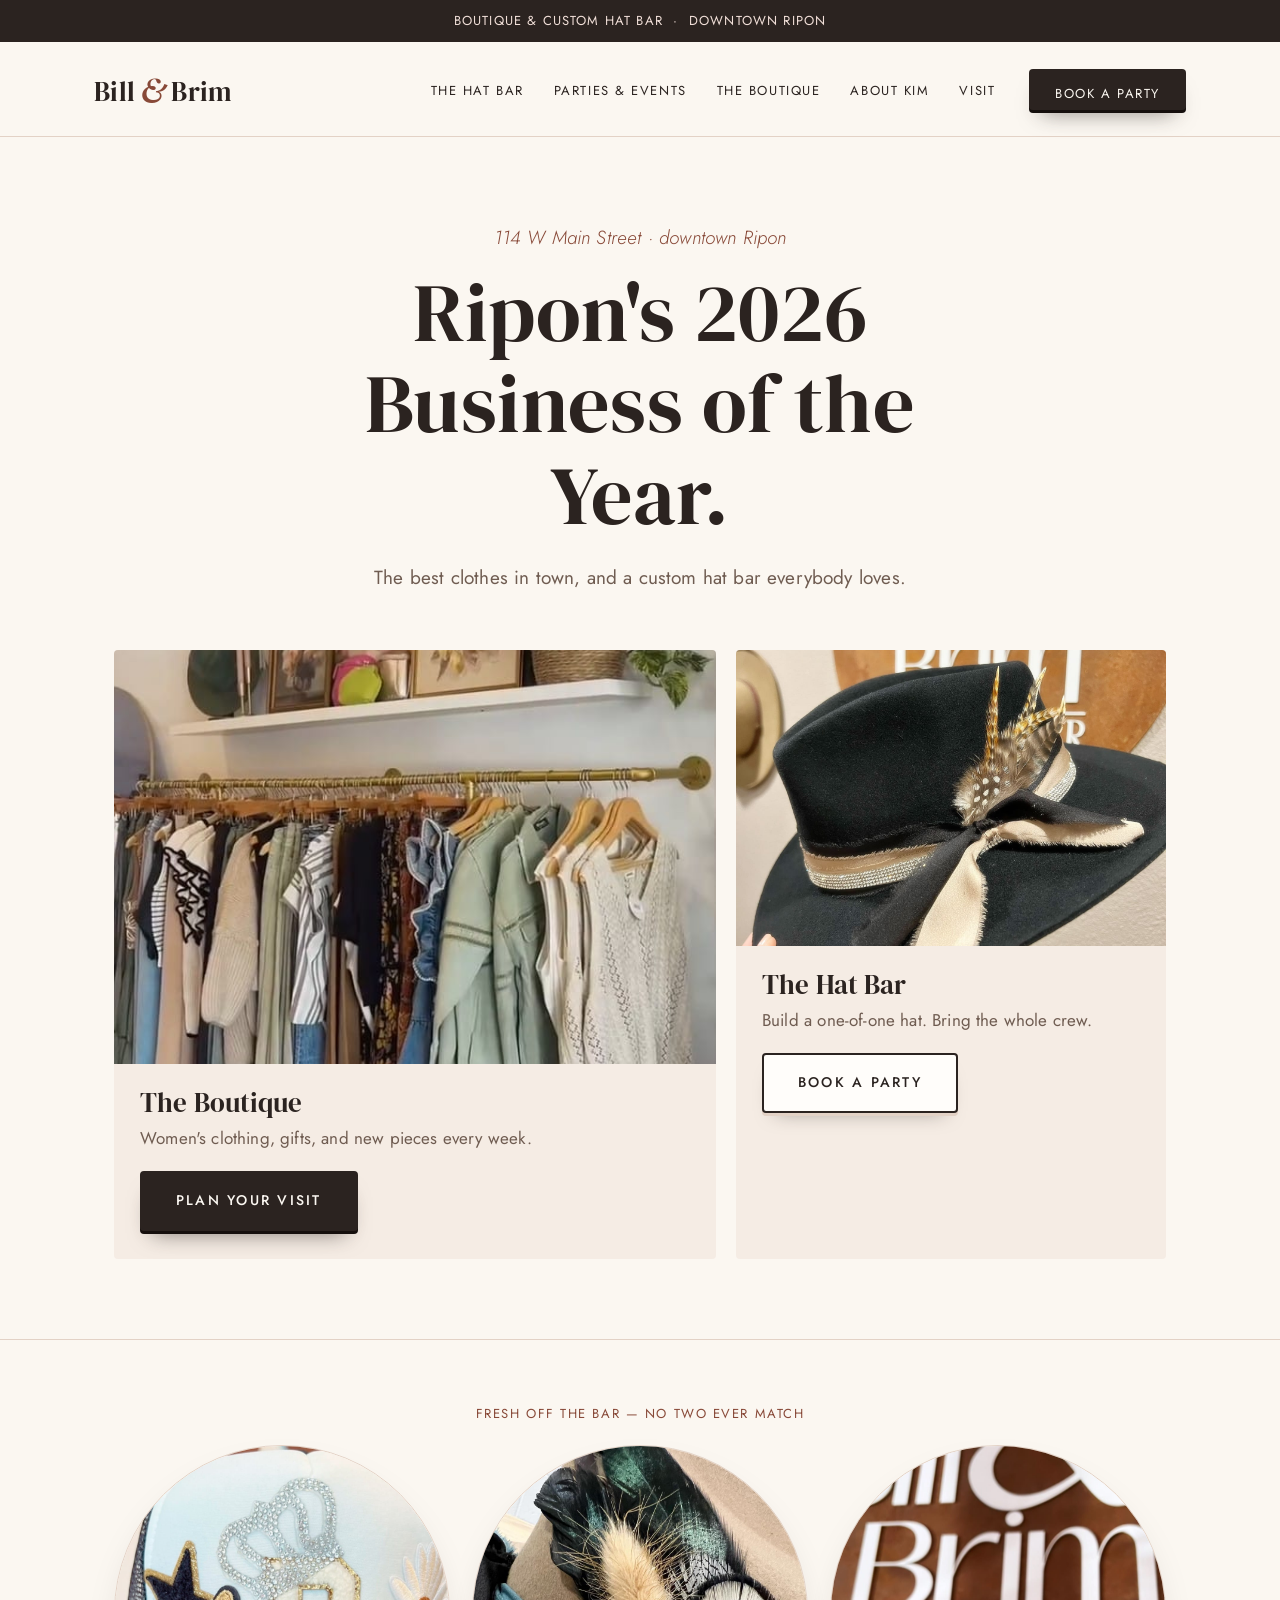
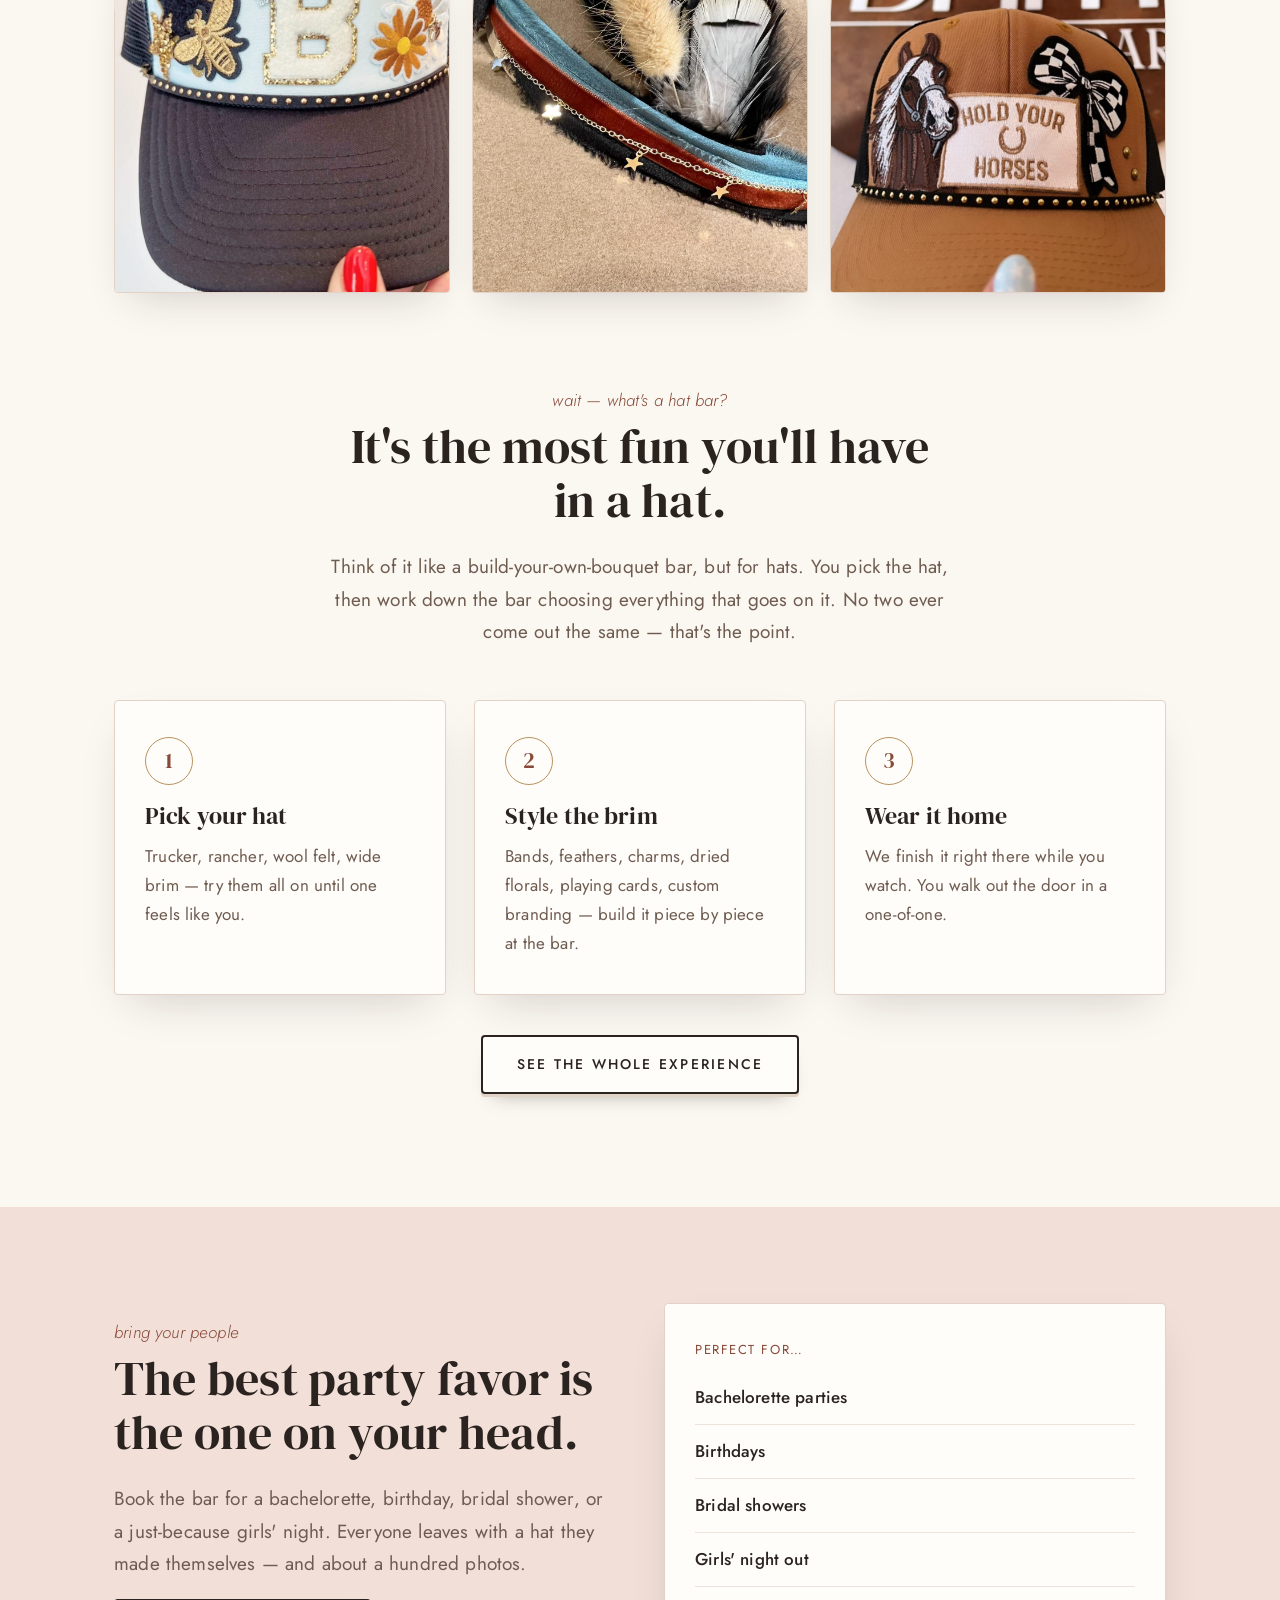
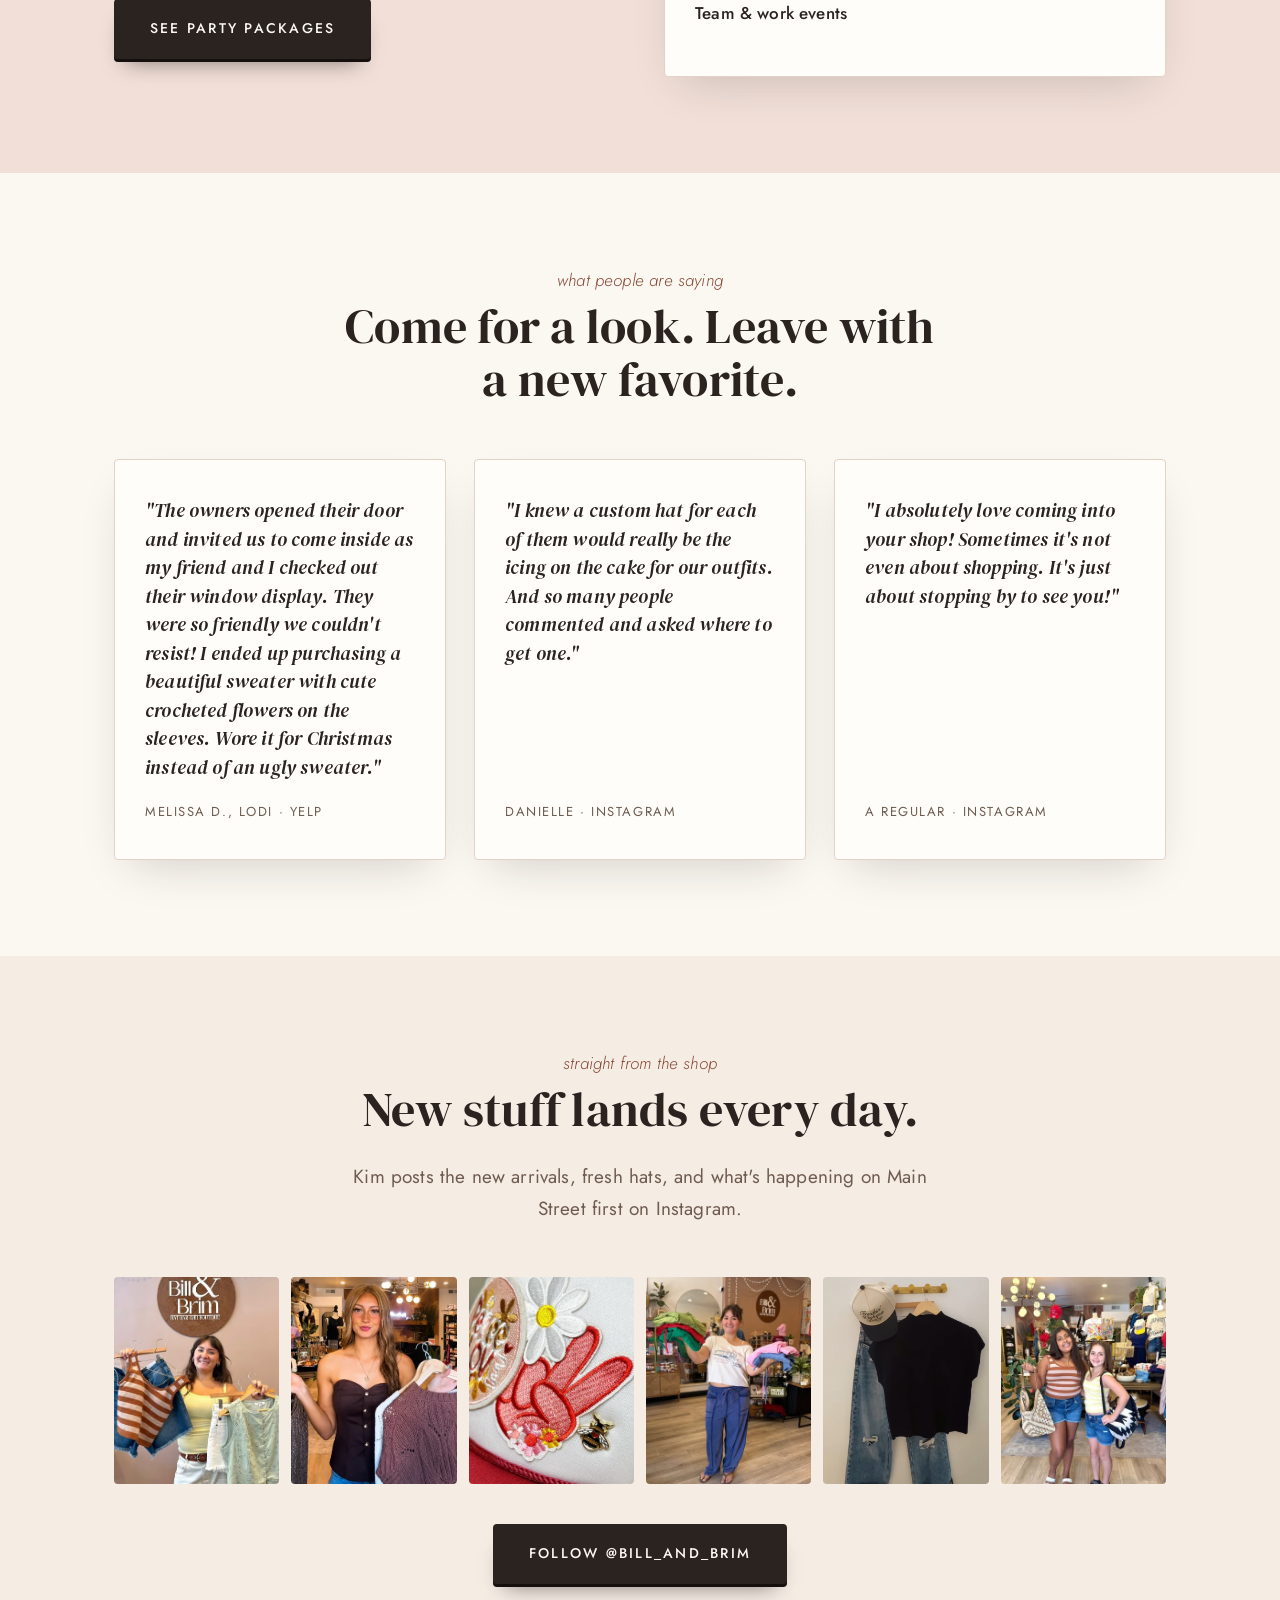
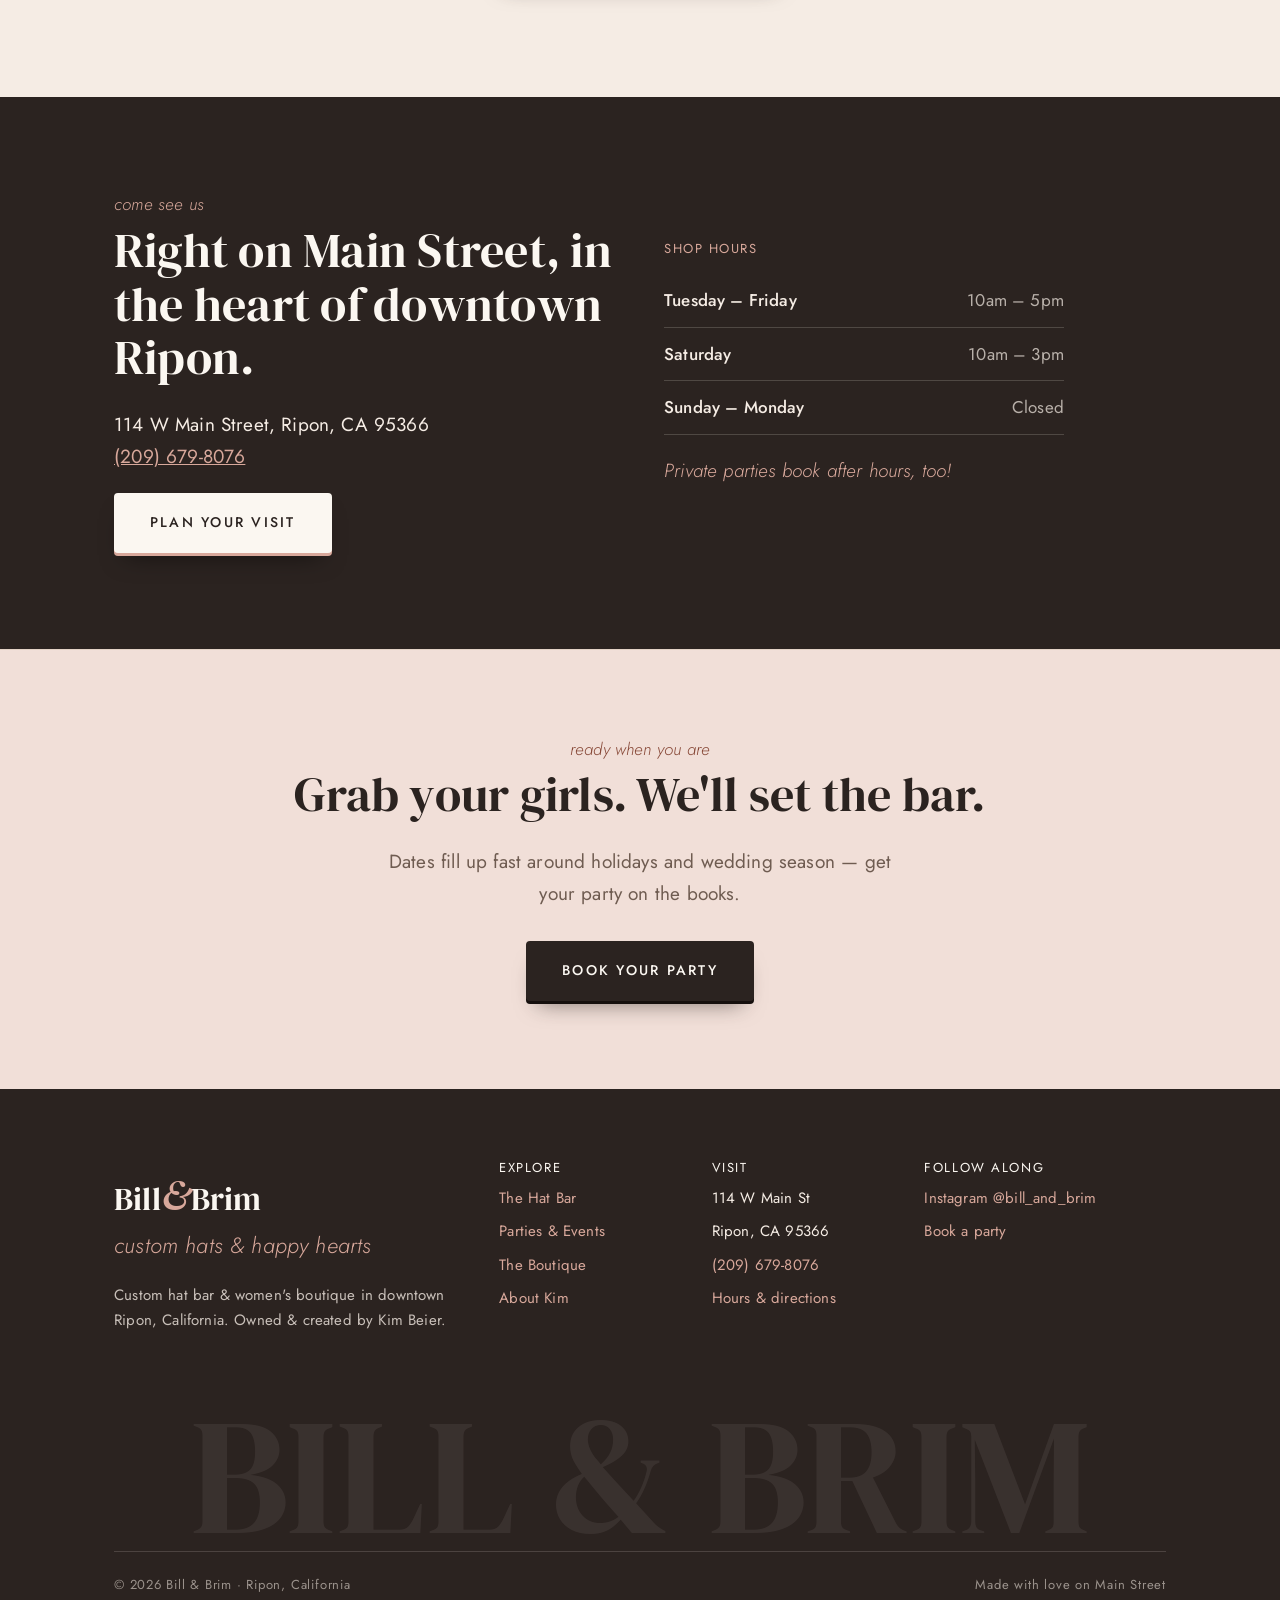
<file: index.html>
<!DOCTYPE html>
<html lang="en">
<head>
<meta charset="UTF-8">
<meta name="viewport" content="width=device-width, initial-scale=1.0">
<title>Bill &amp; Brim | Custom Hat Bar &amp; Boutique — Ripon, CA</title>
<meta name="description" content="Bill & Brim is downtown Ripon's custom hat bar and women's boutique. Design your own hat, shop the boutique, or book a private hat bar party. 114 W Main St, Ripon CA.">
<link rel="canonical" href="https://bill-and-brim.vercel.app/">

<!-- NOTE: og:image and og:url must be absolute URLs. Update the domain below
     once billandbrim.com (or whatever domain Kim registers) is live. -->
<meta property="og:type" content="website">
<meta property="og:site_name" content="Bill &amp; Brim">
<meta property="og:title" content="Bill &amp; Brim | Custom Hat Bar &amp; Boutique — Ripon, CA">
<meta property="og:description" content="Design a one-of-one hat at the bar, shop the boutique, or book a private party. 114 W Main St, downtown Ripon.">
<meta property="og:image" content="https://bill-and-brim.vercel.app/assets/img/og-cover.jpg">
<meta property="og:image:width" content="1200">
<meta property="og:image:height" content="630">
<meta property="og:url" content="https://bill-and-brim.vercel.app/">
<meta name="twitter:card" content="summary_large_image">

<meta name="theme-color" content="#2B2320">
<link rel="icon" href="assets/img/favicon.png" sizes="any">
<link rel="apple-touch-icon" href="assets/img/favicon.png">
<link rel="preconnect" href="https://fonts.googleapis.com">
<link rel="preconnect" href="https://fonts.gstatic.com" crossorigin>
<link href="https://fonts.googleapis.com/css2?family=DM+Serif+Display:ital@0;1&family=Jost:ital,wght@0,300;0,400;0,500;1,300;1,400&display=swap" rel="stylesheet">
<link rel="stylesheet" href="css/style.css">
<script>document.documentElement.className += ' js';</script>
<style>
  /* homepage-only styles */
  .hero { padding: 88px 0 80px; border-bottom: 1px solid var(--sand); }
  .hero__head { text-align: center; }
  .hero__kicker {
    font-family: var(--font-body);
    font-style: italic;
    font-weight: 300;
    font-size: var(--t-md);
    line-height: 1.35;
    color: var(--terracotta);
    display: block;
    margin-bottom: 16px;
  }
  .hero h1 { font-size: clamp(40px, 6.4vw, 88px); max-width: 14ch; margin: 0 auto 20px; }
  .hero p.lede { font-size: var(--t-md); color: var(--ink-soft); max-width: 560px; margin: 0 auto; }
  .hero__doors { display: grid; grid-template-columns: 1.4fr 1fr; gap: 20px; margin-top: 56px; }
  .hero__door { background: var(--oat); border-radius: var(--radius); overflow: hidden; }
  .hero__door img { width: 100%; aspect-ratio: 16 / 11; object-fit: cover; }
  .hero__door div { padding: 24px 26px 28px; }
  .hero__door h2 { font-size: var(--t-2xl); margin-bottom: 6px; }
  .hero__door p { margin: 0 0 18px; color: var(--ink-soft); }

  /* hero entrance — the words settle first, then the two doors. Runs once. */
  @media (prefers-reduced-motion: no-preference) {
    .js .hero__kicker,
    .js .hero h1,
    .js .hero p.lede,
    .js .hero__door { animation: hero-rise .6s var(--ease) both; }
    .js .hero__kicker { animation-delay: .05s; }
    .js .hero h1      { animation-delay: .13s; }
    .js .hero p.lede  { animation-delay: .23s; }
    .js .hero__door   { animation-delay: .33s; }
    .js .hero__door + .hero__door { animation-delay: .41s; }
  }
  @keyframes hero-rise {
    from { opacity: 0; transform: translateY(18px); }
  }

  /* three finished hats, straight after the hero — the product, up front */
  .hat-strip { padding: 64px 0 0; }
  .hat-strip .label { text-align: center; }
  .hat-strip__row { display: grid; grid-template-columns: repeat(3, 1fr); gap: 22px; margin-top: 20px; }
  .hat-strip .arch { aspect-ratio: 3 / 4; }

  .two-col { display: grid; grid-template-columns: 1fr 1fr; gap: 48px; align-items: center; }
  .two-col p.lede { color: var(--ink-soft); font-size: var(--t-md); }
  .section--ink .two-col p { font-size: var(--t-md); }
  .perfect-list { list-style: none; margin: 0; padding: 0; font-size: var(--t-base); }
  .perfect-list li { padding: 12px 0; border-bottom: 1px solid color-mix(in srgb, var(--sand) 60%, transparent); font-weight: 500; }
  .perfect-list li:last-child { border-bottom: 0; }
  .note-hand { font-style: italic; font-weight: 300; font-size: var(--t-md); color: var(--rose); margin-top: 20px; }

  @media (max-width: 820px) {
    .two-col { grid-template-columns: 1fr; }
    .hero { padding: 52px 0 56px; }
    .hero__doors { grid-template-columns: 1fr; margin-top: 36px; }
    .hero__door .btn { width: 100%; }
  }
  @media (max-width: 640px) {
    .hat-strip__row { grid-template-columns: 1fr; max-width: 320px; margin-inline: auto; gap: 30px; }
  }
</style>
<script type="application/ld+json">
{
  "@context": "https://schema.org",
  "@type": "ClothingStore",
  "name": "Bill & Brim",
  "description": "Custom hat bar and women's boutique in downtown Ripon, California.",
  "image": "https://bill-and-brim.vercel.app/assets/img/og-cover.jpg",
  "url": "https://bill-and-brim.vercel.app/",
  "telephone": "+1-209-679-8076",
  "priceRange": "$$",
  "address": {
    "@type": "PostalAddress",
    "streetAddress": "114 W Main St",
    "addressLocality": "Ripon",
    "addressRegion": "CA",
    "postalCode": "95366",
    "addressCountry": "US"
  },
  "sameAs": ["https://www.instagram.com/bill_and_brim/"],
  "openingHoursSpecification": [
    { "@type": "OpeningHoursSpecification", "dayOfWeek": ["Tuesday","Wednesday","Thursday","Friday"], "opens": "10:00", "closes": "17:00" },
    { "@type": "OpeningHoursSpecification", "dayOfWeek": "Saturday", "opens": "10:00", "closes": "15:00" }
  ]
}
</script>
</head>
<body>

<a class="skip-link" href="#main">Skip to content</a>

<div class="topbar">Boutique &amp; Custom Hat Bar <span aria-hidden="true">&nbsp;·&nbsp;</span> Downtown Ripon</div>

<header class="nav">
  <div class="nav__inner">
    <a class="nav__brand" href="index.html">Bill<span class="amp">&amp;</span>Brim</a>
    <button class="nav__toggle" aria-expanded="false" aria-controls="site-menu">Menu</button>
    <ul class="nav__links" id="site-menu" aria-label="Main navigation">
      <li><a href="hat-bar.html">The Hat Bar</a></li>
      <li><a href="parties.html">Parties &amp; Events</a></li>
      <li><a href="boutique.html">The Boutique</a></li>
      <li><a href="about.html">About Kim</a></li>
      <li><a href="visit.html">Visit</a></li>
      <li class="nav__cta"><a class="btn btn--solid btn--small" href="parties.html#book">Book a Party</a></li>
    </ul>
  </div>
</header>

<main id="main">

  <!-- HERO -->
  <section class="hero">
    <div class="wrap">
      <div class="hero__head">
        <span class="hero__kicker">114 W Main Street · downtown Ripon</span>
        <h1>Ripon's 2026 Business of the Year.</h1>
        <p class="lede">The best clothes in town, and a custom hat bar everybody loves.</p>
      </div>
      <div class="hero__doors">
        <article class="hero__door">
          <img src="assets/img/rack-greens.jpg" width="642" height="897" fetchpriority="high" decoding="async" alt="A rack of sage, cream, and denim pieces under a shelf of framed prints in the boutique">
          <div>
            <h2>The Boutique</h2>
            <p>Women's clothing, gifts, and new pieces every week.</p>
            <a class="btn btn--solid" href="visit.html">Plan Your Visit</a>
          </div>
        </article>
        <article class="hero__door">
          <img src="assets/img/hat-black-felt.jpg" width="1440" height="1800" decoding="async" alt="Black felt hat finished at the bar with a cream ribbon, rhinestone band, and speckled feathers">
          <div>
            <h2>The Hat Bar</h2>
            <p>Build a one-of-one hat. Bring the whole crew.</p>
            <a class="btn btn--outline" href="parties.html#book">Book a Party</a>
          </div>
        </article>
      </div>
    </div>
  </section>

  <!-- FINISHED HATS -->
  <section class="hat-strip">
    <div class="wrap">
      <span class="label">fresh off the bar — no two ever match</span>
      <div class="hat-strip__row">
        <div class="arch arch--zoom reveal"><img src="assets/img/hat-bee-trucker.jpg" width="1170" height="2076" loading="lazy" decoding="async" alt="White and black trucker hat with a rhinestone crown, chenille B patch, and bee and daisy patches"></div>
        <div class="arch arch--zoom reveal reveal-d1"><img src="assets/img/hat-tan-feathers.jpg" width="1200" height="1500" loading="lazy" decoding="async" alt="Tan felt hat with teal and rust velvet bands, feathers, and a fine gold star chain"></div>
        <div class="arch arch--zoom reveal reveal-d2"><img src="assets/img/hat-horses.jpg" width="1170" height="2076" loading="lazy" decoding="async" alt="Tan trucker hat with a horse patch reading Hold Your Horses and a checkered bow"></div>
      </div>
    </div>
  </section>

  <!-- WHAT IS A HAT BAR -->
  <section class="section">
    <div class="wrap">
      <div class="section-head section-head--center" data-stagger>
        <span class="eyebrow">wait — what's a hat bar?</span>
        <h2>It's the most fun you'll have in a hat.</h2>
        <p>Think of it like a build-your-own-bouquet bar, but for hats. You pick the hat, then work down the bar choosing everything that goes on it. No two ever come out the same — that's the point.</p>
      </div>
      <div class="grid grid--3">
        <div class="card reveal">
          <div class="step__num">1</div>
          <h3>Pick your hat</h3>
          <p>Trucker, rancher, wool felt, wide brim — try them all on until one feels like you.</p>
        </div>
        <div class="card reveal reveal-d1">
          <div class="step__num">2</div>
          <h3>Style the brim</h3>
          <p>Bands, feathers, charms, dried florals, playing cards, custom branding — build it piece by piece at the bar.</p>
        </div>
        <div class="card reveal reveal-d2">
          <div class="step__num">3</div>
          <h3>Wear it home</h3>
          <p>We finish it right there while you watch. You walk out the door in a one-of-one.</p>
        </div>
      </div>
      <p style="text-align:center; margin-top:40px;" class="reveal"><a class="btn btn--outline" href="hat-bar.html">See the whole experience</a></p>
    </div>
  </section>

  <!-- PARTIES TEASER -->
  <section class="section section--rose">
    <div class="wrap">
      <div class="two-col">
        <div class="reveal">
          <span class="eyebrow">bring your people</span>
          <h2>The best party favor is the one on your head.</h2>
          <p class="lede">Book the bar for a bachelorette, birthday, bridal shower, or a just-because girls' night. Everyone leaves with a hat they made themselves — and about a hundred photos.</p>
          <a class="btn btn--solid" href="parties.html">See Party Packages</a>
        </div>
        <div class="card reveal reveal-d1">
          <h3 class="label">perfect for…</h3>
          <ul class="perfect-list">
            <li>Bachelorette parties</li>
            <li>Birthdays</li>
            <li>Bridal showers</li>
            <li>Girls' night out</li>
            <li>Team &amp; work events</li>
          </ul>
        </div>
      </div>
    </div>
  </section>

  <!-- REVIEWS -->
  <section class="section">
    <div class="wrap">
      <div class="section-head section-head--center" data-stagger>
        <span class="eyebrow">what people are saying</span>
        <h2>Come for a look. Leave with a new favorite.</h2>
      </div>
      <div class="grid grid--3 reviews">
        <figure class="card reveal">
          <blockquote>"The owners opened their door and invited us to come inside as my friend and I checked out their window display. They were so friendly we couldn't resist! I ended up purchasing a beautiful sweater with cute crocheted flowers on the sleeves. Wore it for Christmas instead of an ugly sweater."</blockquote>
          <figcaption class="quote-by">Melissa D., Lodi · Yelp</figcaption>
        </figure>
        <figure class="card reveal reveal-d1">
          <blockquote>"I knew a custom hat for each of them would really be the icing on the cake for our outfits. And so many people commented and asked where to get one."</blockquote>
          <figcaption class="quote-by">Danielle · Instagram</figcaption>
        </figure>
        <figure class="card reveal reveal-d2">
          <blockquote>"I absolutely love coming into your shop! Sometimes it's not even about shopping. It's just about stopping by to see you!"</blockquote>
          <figcaption class="quote-by">A regular · Instagram</figcaption>
        </figure>
      </div>
    </div>
  </section>

  <!-- FROM INSTAGRAM -->
  <!-- Paste a Behold JSON feed URL into data-feed and these tiles become Kim's latest posts. -->
  <section class="section section--tint insta" data-feed="">
    <div class="wrap">
      <div class="section-head section-head--center" data-stagger>
        <span class="eyebrow">straight from the shop</span>
        <h2>New stuff lands every day.</h2>
        <p>Kim posts the new arrivals, fresh hats, and what's happening on Main Street first on Instagram.</p>
      </div>
      <div class="insta__grid" data-stagger>
        <a href="https://www.instagram.com/bill_and_brim/" target="_blank" rel="noopener"><img src="assets/img/new-arrivals.jpg" width="361" height="640" loading="lazy" decoding="async" alt="A shop staffer holding up new arrivals: a striped knit tank, denim shorts, and an eyelet top"></a>
        <a href="https://www.instagram.com/bill_and_brim/" target="_blank" rel="noopener"><img src="assets/img/boutique-sweaters.jpg" width="1000" height="1032" loading="lazy" decoding="async" alt="Hands holding up knit sweaters on wooden hangers inside the boutique"></a>
        <a href="https://www.instagram.com/bill_and_brim/" target="_blank" rel="noopener"><img src="assets/img/patch-wall.jpg" width="864" height="1080" loading="lazy" decoding="async" alt="A white trucker hat trimmed with a peace-sign patch, a daisy, and a small gold bee pin"></a>
        <a href="https://www.instagram.com/bill_and_brim/" target="_blank" rel="noopener"><img src="assets/img/shop-haul.jpg" width="360" height="640" loading="lazy" decoding="async" alt="A customer holding up an armful of sweaters in the middle of the shop, laughing"></a>
        <a href="https://www.instagram.com/bill_and_brim/" target="_blank" rel="noopener"><img src="assets/img/outfit-flatlay.jpg" width="605" height="917" loading="lazy" decoding="async" alt="A black knit top, cropped jeans, and an embroidered ball cap styled together on the wall"></a>
        <a href="https://www.instagram.com/bill_and_brim/" target="_blank" rel="noopener"><img src="assets/img/shop-friends.jpg" width="360" height="640" loading="lazy" decoding="async" alt="Two friends posing together with their shopping bags inside the shop"></a>
      </div>
      <p style="text-align:center; margin-top:40px;" class="reveal"><a class="btn btn--solid" href="https://www.instagram.com/bill_and_brim/" target="_blank" rel="noopener">Follow @bill_and_brim</a></p>
    </div>
  </section>

  <!-- VISIT -->
  <section class="section section--ink">
    <div class="wrap">
      <div class="two-col">
        <div class="reveal">
          <span class="eyebrow">come see us</span>
          <h2>Right on Main Street, in the heart of downtown Ripon.</h2>
          <p>114 W Main Street, Ripon, CA 95366<br><a href="tel:+12096798076" style="color: var(--rose);">(209) 679-8076</a></p>
          <a class="btn btn--solid" href="visit.html">Plan Your Visit</a>
        </div>
        <div class="reveal reveal-d1">
          <h3 class="label">Shop Hours</h3>
          <ul class="hours-list">
            <li><strong>Tuesday – Friday</strong><span>10am – 5pm</span></li>
            <li><strong>Saturday</strong><span>10am – 3pm</span></li>
            <li><strong>Sunday – Monday</strong><span>Closed</span></li>
          </ul>
          <p class="note-hand">Private parties book after hours, too!</p>
        </div>
      </div>
    </div>
  </section>

  <!-- CTA -->
  <section class="cta-band">
    <span class="eyebrow">ready when you are</span>
    <h2>Grab your girls. We'll set the bar.</h2>
    <p>Dates fill up fast around holidays and wedding season — get your party on the books.</p>
    <div class="cta-band__actions">
      <a class="btn btn--solid" href="parties.html#book">Book Your Party</a>
    </div>
  </section>

</main>

<footer class="footer">
  <div class="wrap">
    <div class="footer__grid">
      <div>
        <div class="footer__brand">Bill<span class="amp">&amp;</span>Brim</div>
        <p class="footer__tag">custom hats &amp; happy hearts</p>
        <p class="footer__blurb">Custom hat bar &amp; women's boutique in downtown Ripon, California. Owned &amp; created by Kim Beier.</p>
      </div>
      <div>
        <h4>Explore</h4>
        <ul>
          <li><a href="hat-bar.html">The Hat Bar</a></li>
          <li><a href="parties.html">Parties &amp; Events</a></li>
          <li><a href="boutique.html">The Boutique</a></li>
          <li><a href="about.html">About Kim</a></li>
        </ul>
      </div>
      <div>
        <h4>Visit</h4>
        <ul>
          <li>114 W Main St</li>
          <li>Ripon, CA 95366</li>
          <li><a href="tel:+12096798076">(209) 679-8076</a></li>
          <li><a href="visit.html">Hours &amp; directions</a></li>
        </ul>
      </div>
      <div>
        <h4>Follow Along</h4>
        <ul>
          <li><a href="https://www.instagram.com/bill_and_brim/" target="_blank" rel="noopener">Instagram @bill_and_brim</a></li>
          <li><a href="parties.html#book">Book a party</a></li>
        </ul>
      </div>
    </div>
  </div>
  <div class="footer__wordmark" aria-hidden="true">BILL &amp; BRIM</div>
  <div class="wrap">
    <div class="footer__bottom">
      <span>© 2026 Bill &amp; Brim · Ripon, California</span>
      <span>Made with love on Main Street</span>
    </div>
  </div>
</footer>

<script src="js/main.js"></script>
</body>
</html>
</file>
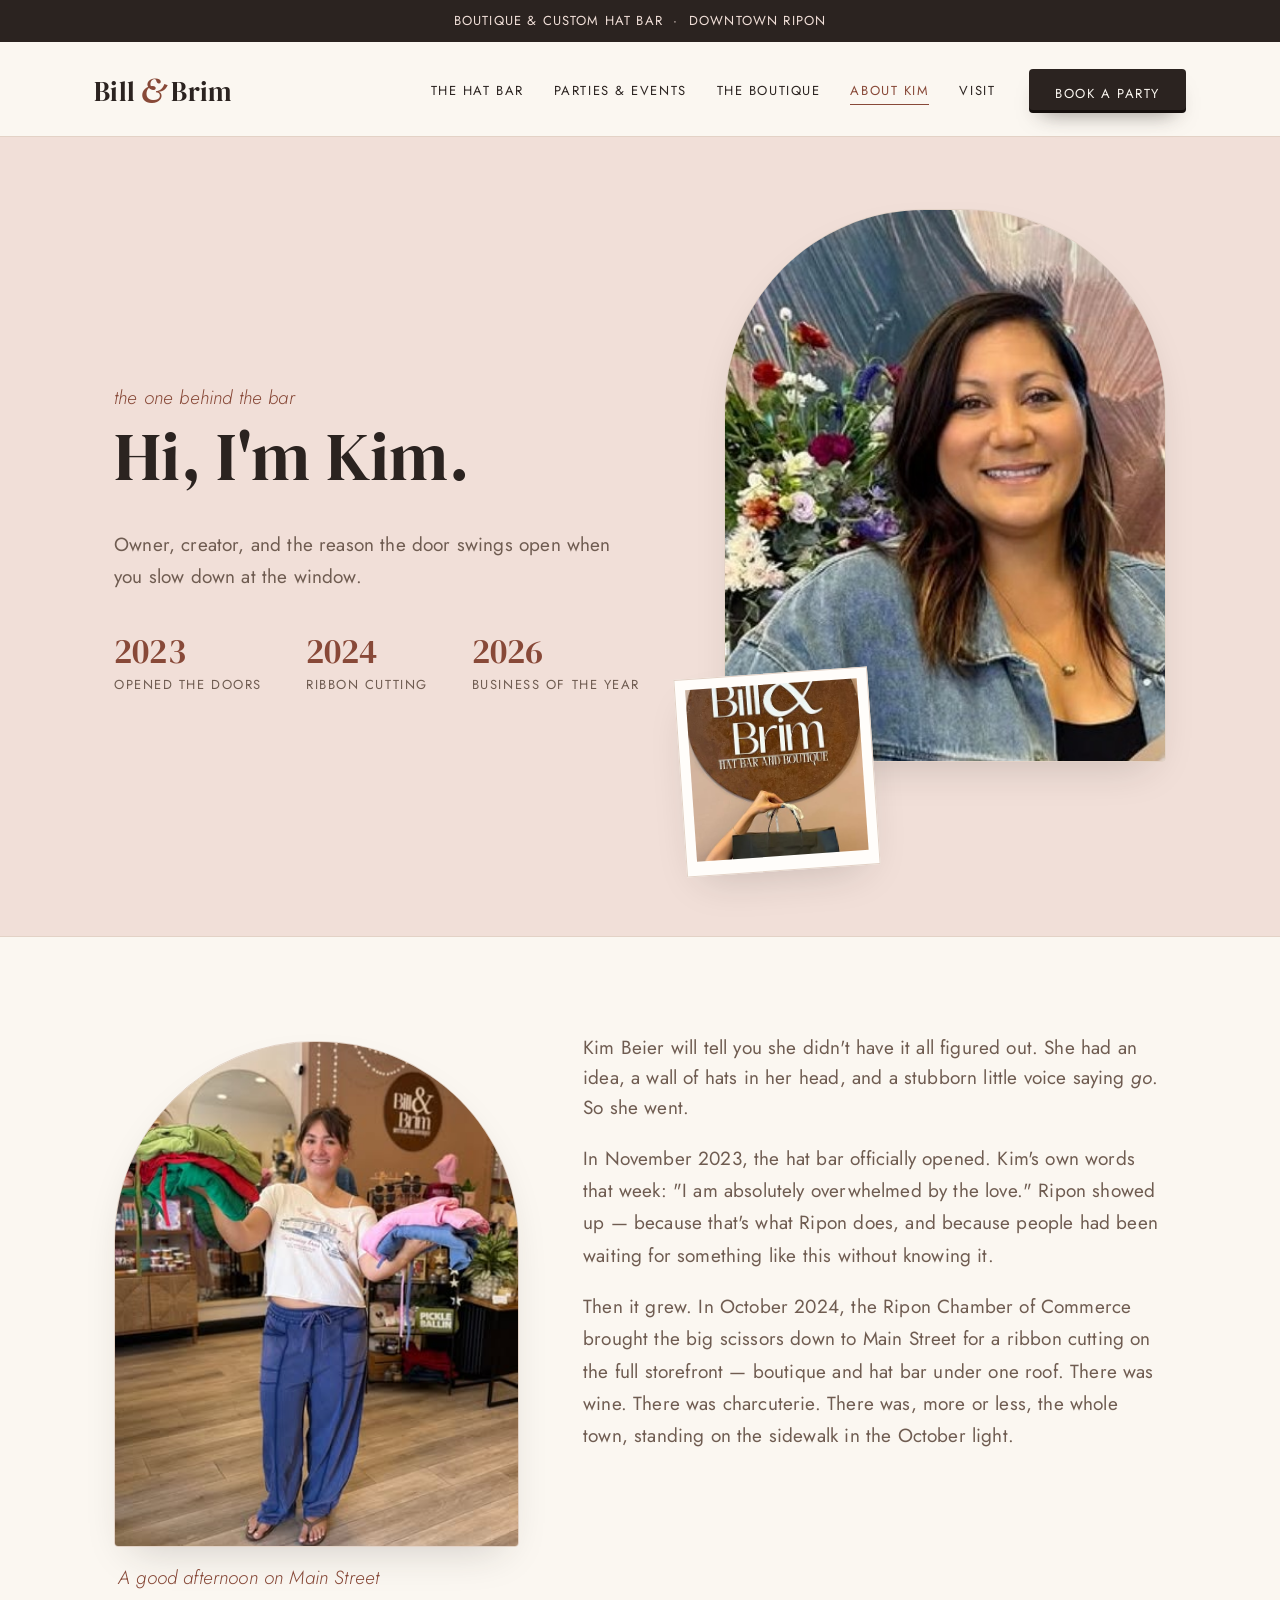
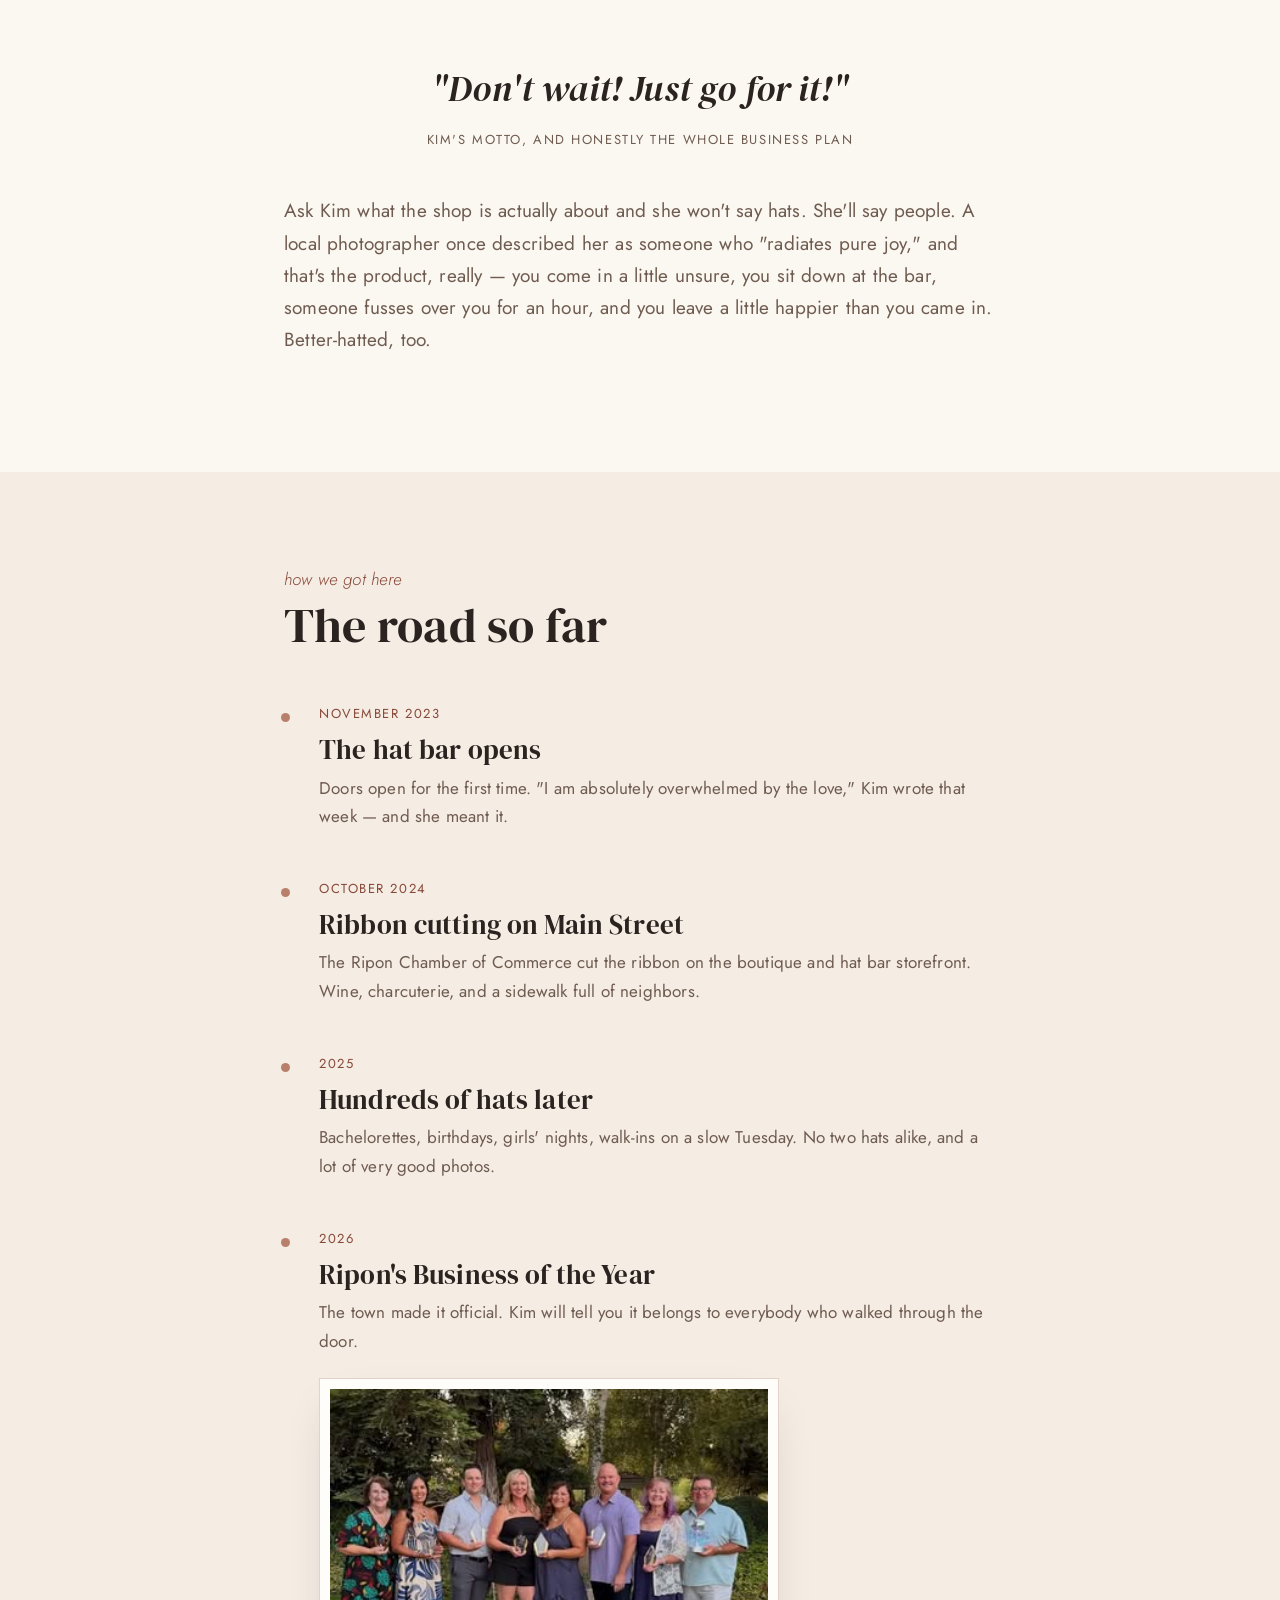
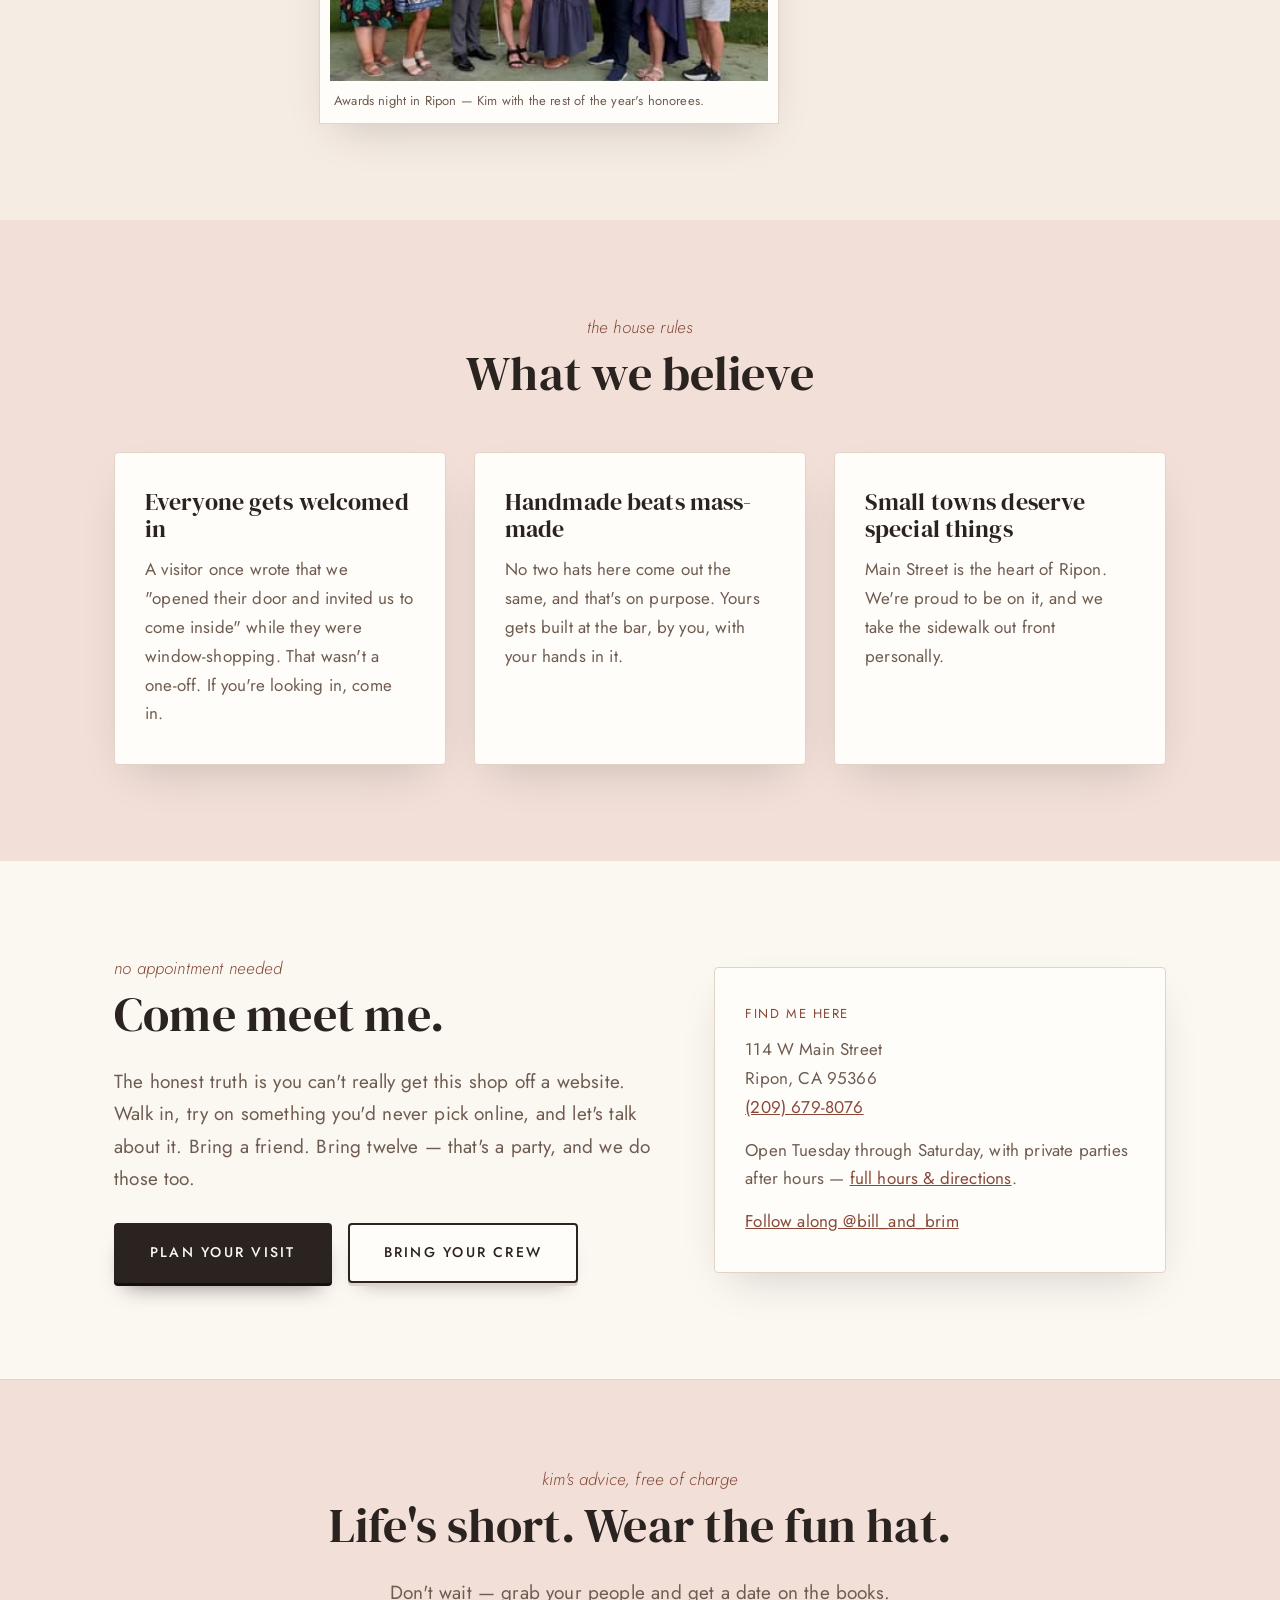
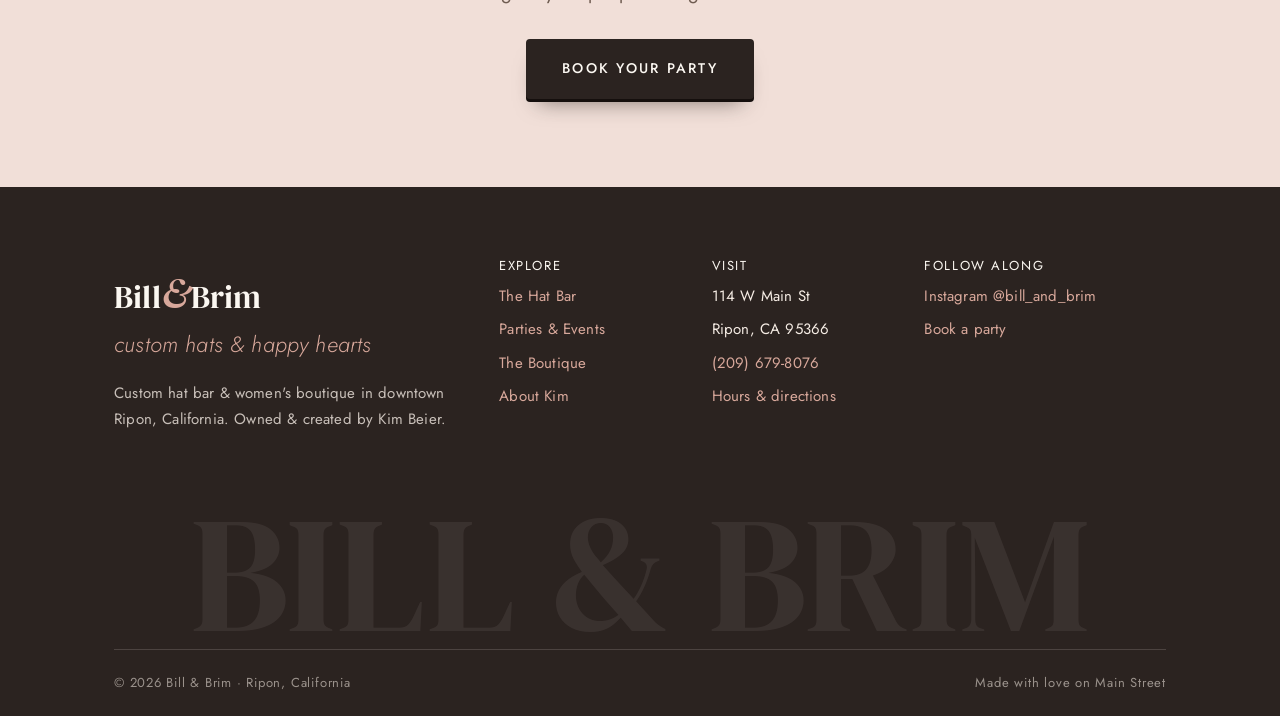
<file: about.html>
<!DOCTYPE html>
<html lang="en">
<head>
<meta charset="UTF-8">
<meta name="viewport" content="width=device-width, initial-scale=1.0">
<title>About Kim | Bill &amp; Brim — Ripon, CA</title>
<meta name="description" content="Meet Kim Beier, owner and creator of Bill & Brim in downtown Ripon, CA. The story behind the hat bar, the boutique on Main Street, and Ripon's Business of the Year.">
<link rel="canonical" href="https://bill-and-brim.vercel.app/about.html">

<meta property="og:type" content="website">
<meta property="og:site_name" content="Bill &amp; Brim">
<meta property="og:title" content="About Kim | Bill &amp; Brim — Ripon, CA">
<meta property="og:description" content="The story behind the hat bar, the boutique on Main Street, and Ripon's Business of the Year.">
<meta property="og:image" content="https://bill-and-brim.vercel.app/assets/img/og-cover.jpg">
<meta property="og:image:width" content="1200">
<meta property="og:image:height" content="630">
<meta property="og:url" content="https://bill-and-brim.vercel.app/about.html">
<meta name="twitter:card" content="summary_large_image">

<meta name="theme-color" content="#2B2320">
<link rel="icon" href="assets/img/favicon.png" sizes="any">
<link rel="apple-touch-icon" href="assets/img/favicon.png">
<link rel="preconnect" href="https://fonts.googleapis.com">
<link rel="preconnect" href="https://fonts.gstatic.com" crossorigin>
<link href="https://fonts.googleapis.com/css2?family=DM+Serif+Display:ital@0;1&family=Jost:ital,wght@0,300;0,400;0,500;1,300;1,400&display=swap" rel="stylesheet">
<link rel="stylesheet" href="css/style.css">
<script>document.documentElement.className += ' js';</script>
<style>
  /* about-page-only styles */
  /* :not() keeps this off .quote / .quote-by so they stay on the shared styles */
  .prose p:not(.quote):not(.quote-by) { font-size: var(--t-md); color: var(--ink-soft); }
  .prose p.lead { font-size: var(--t-lg); line-height: 1.6; color: var(--ink); }
  .prose p strong { color: var(--ink); font-weight: 500; }
  .prose p.quote-by { margin-bottom: 44px; }

  /* story — portrait beside the prose */
  .story { display: grid; grid-template-columns: .82fr 1.18fr; gap: 64px; align-items: start; }
  .story__art { position: relative; padding-top: 8px; }
  .story__art .arch { aspect-ratio: 4 / 5; }
  .story__caption {
    font-style: italic;
    font-weight: 300;
    font-size: var(--t-md);
    line-height: 1.4;
    color: var(--terracotta);
    margin: 18px 4px 0;
  }

  /* vertical timeline — thin line, small clay dots */
  .timeline {
    list-style: none;
    margin: 0;
    padding: 0 0 0 35px;
    max-width: 700px;
    position: relative;
  }
  /* the spine is its own element so it can draw downward as the
     section comes into view */
  .timeline::before {
    content: "";
    position: absolute;
    left: 0;
    top: 0;
    bottom: 0;
    width: 1px;
    background: var(--sand);
  }
  /* --draw is set by main.js from scroll position, so the spine grows as you
     read down the list rather than racing ahead on a timer */
  .js .timeline[data-draw]::before {
    transform: scaleY(var(--draw, 1));
    transform-origin: top;
    transition: transform .12s linear;
  }
  .timeline li { position: relative; padding: 0 0 48px; }
  .timeline li:last-child { padding-bottom: 0; }
  .timeline li::before {
    content: "";
    position: absolute;
    left: -38.5px;
    top: 9px;
    width: 9px;
    height: 9px;
    border-radius: 50%;
    background: var(--pumpkin);
    box-shadow: 0 0 0 5px var(--oat);
  }
  .timeline h3 { font-size: var(--t-2xl); margin-bottom: .3em; }
  .timeline p { color: var(--ink-soft); font-size: var(--t-base); margin-bottom: 0; }
  .timeline__photo {
    margin: 22px 0 0;
    max-width: 460px;
    background: #FFFDFA;
    border: 1px solid var(--sand);
    padding: 10px 10px 12px;
    box-shadow: var(--shadow);
  }
  .timeline__photo img { aspect-ratio: 3 / 2; object-fit: cover; width: 100%; }
  .timeline__photo figcaption {
    font-size: var(--t-xs);
    line-height: 1.5;
    color: var(--ink-soft);
    padding: 10px 4px 0;
  }

  .meet { display: grid; grid-template-columns: 1.1fr .9fr; gap: 48px; align-items: center; }
  .meet p { color: var(--ink-soft); }
  .meet .lead { font-size: var(--t-md); }
  .meet__actions { display: flex; gap: 16px; flex-wrap: wrap; margin-top: 28px; }
  .meet__card p { margin-bottom: 14px; }
  .meet__card p:last-child { margin-bottom: 0; }

  @media (max-width: 900px) {
    .story { grid-template-columns: 1fr; gap: 44px; }
    .story__art { max-width: 380px; }
  }
  @media (max-width: 820px) {
    .meet { grid-template-columns: 1fr; }
  }

  @media (prefers-reduced-motion: reduce) {
    .js .timeline[data-draw]::before { transform: none; transition: none; }
    .js .timeline[data-draw] { --draw: 1; }
  }
</style>
</head>
<body>

<a class="skip-link" href="#main">Skip to content</a>

<div class="topbar">Boutique &amp; Custom Hat Bar <span aria-hidden="true">&nbsp;·&nbsp;</span> Downtown Ripon</div>

<header class="nav">
  <div class="nav__inner">
    <a class="nav__brand" href="index.html">Bill<span class="amp">&amp;</span>Brim</a>
    <button class="nav__toggle" aria-expanded="false" aria-controls="site-menu">Menu</button>
    <ul class="nav__links" id="site-menu" aria-label="Main navigation">
      <li><a href="hat-bar.html">The Hat Bar</a></li>
      <li><a href="parties.html">Parties &amp; Events</a></li>
      <li><a href="boutique.html">The Boutique</a></li>
      <li><a href="about.html" class="is-active" aria-current="page">About Kim</a></li>
      <li><a href="visit.html">Visit</a></li>
      <li class="nav__cta"><a class="btn btn--solid btn--small" href="parties.html#book">Book a Party</a></li>
    </ul>
  </div>
</header>

<main id="main">

  <!-- PAGE HERO -->
  <section class="page-hero page-hero--split">
    <div class="wrap page-hero__inner">
      <div>
        <span class="eyebrow">the one behind the bar</span>
        <h1>Hi, I'm Kim.</h1>
        <p>Owner, creator, and the reason the door swings open when you slow down at the window.</p>
        <div class="page-hero__facts">
          <div><strong>2023</strong><span class="label label--muted">Opened the doors</span></div>
          <div><strong>2024</strong><span class="label label--muted">Ribbon cutting</span></div>
          <div><strong>2026</strong><span class="label label--muted">Business of the Year</span></div>
        </div>
      </div>
      <div class="page-hero__art">
        <div class="arch"><img src="assets/img/kim-portrait.jpg" width="425" height="531" decoding="async" alt="Kim Beier smiling in a denim jacket beside a bouquet of flowers at the hat bar"></div>
        <div class="page-hero__polaroid"><img src="assets/img/brand-wall.jpg" width="360" height="640" decoding="async" alt="A shopping bag held up beneath the round rusted-metal Bill &amp; Brim wall sign"></div>
      </div>
    </div>
  </section>

  <!-- THE STORY -->
  <section class="section">
    <div class="wrap story">
      <div class="story__art reveal">
        <div class="arch">
          <img src="assets/img/shop-haul.jpg" width="360" height="640" loading="lazy" decoding="async" alt="A customer holding up an armful of sweaters in the middle of the shop, laughing">
        </div>
        <p class="story__caption">A good afternoon on Main Street</p>
      </div>
      <div class="prose">
        <p class="lead reveal">Kim Beier will tell you she didn't have it all figured out. She had an idea, a wall of hats in her head, and a stubborn little voice saying <em>go</em>. So she went.</p>
        <p class="reveal reveal-d1">In November 2023, the hat bar officially opened. Kim's own words that week: "I am absolutely overwhelmed by the love." Ripon showed up — because that's what Ripon does, and because people had been waiting for something like this without knowing it.</p>
        <p class="reveal reveal-d2">Then it grew. In October 2024, the Ripon Chamber of Commerce brought the big scissors down to Main Street for a ribbon cutting on the full storefront — boutique and hat bar under one roof. There was wine. There was charcuterie. There was, more or less, the whole town, standing on the sidewalk in the October light.</p>
      </div>
    </div>

    <div class="wrap wrap--narrow prose" style="margin-top:72px;">
      <p class="quote reveal">"Don't wait! Just go for it!"</p>
      <p class="quote-by reveal">Kim's motto, and honestly the whole business plan</p>
      <p class="reveal">Ask Kim what the shop is actually about and she won't say hats. She'll say people. A local photographer once described her as someone who "radiates pure joy," and that's the product, really — you come in a little unsure, you sit down at the bar, someone fusses over you for an hour, and you leave a little happier than you came in. Better-hatted, too.</p>
    </div>
  </section>

  <!-- TIMELINE -->
  <section class="section section--tint">
    <div class="wrap wrap--narrow">
      <div class="section-head" data-stagger>
        <span class="eyebrow">how we got here</span>
        <h2>The road so far</h2>
      </div>
      <ol class="timeline" data-draw>
        <li class="reveal">
          <span class="label">November 2023</span>
          <h3>The hat bar opens</h3>
          <p>Doors open for the first time. "I am absolutely overwhelmed by the love," Kim wrote that week — and she meant it.</p>
        </li>
        <li class="reveal">
          <span class="label">October 2024</span>
          <h3>Ribbon cutting on Main Street</h3>
          <p>The Ripon Chamber of Commerce cut the ribbon on the boutique and hat bar storefront. Wine, charcuterie, and a sidewalk full of neighbors.</p>
        </li>
        <li class="reveal">
          <span class="label">2025</span>
          <h3>Hundreds of hats later</h3>
          <p>Bachelorettes, birthdays, girls' nights, walk-ins on a slow Tuesday. No two hats alike, and a lot of very good photos.</p>
        </li>
        <li class="reveal">
          <span class="label">2026</span>
          <h3>Ripon's Business of the Year</h3>
          <p>The town made it official. Kim will tell you it belongs to everybody who walked through the door.</p>
          <figure class="timeline__photo">
            <img src="assets/img/award-night.jpg" width="360" height="640" loading="lazy" decoding="async" alt="Kim outdoors with the other Ripon Business of the Year honorees on awards night">
            <figcaption>Awards night in Ripon — Kim with the rest of the year's honorees.</figcaption>
          </figure>
        </li>
      </ol>
    </div>
  </section>

  <!-- WHAT WE BELIEVE -->
  <section class="section section--rose">
    <div class="wrap">
      <div class="section-head section-head--center" data-stagger>
        <span class="eyebrow">the house rules</span>
        <h2>What we believe</h2>
      </div>
      <div class="grid grid--3">
        <div class="card reveal">
          <h3>Everyone gets welcomed in</h3>
          <p>A visitor once wrote that we "opened their door and invited us to come inside" while they were window-shopping. That wasn't a one-off. If you're looking in, come in.</p>
        </div>
        <div class="card reveal reveal-d1">
          <h3>Handmade beats mass-made</h3>
          <p>No two hats here come out the same, and that's on purpose. Yours gets built at the bar, by you, with your hands in it.</p>
        </div>
        <div class="card reveal reveal-d2">
          <h3>Small towns deserve special things</h3>
          <p>Main Street is the heart of Ripon. We're proud to be on it, and we take the sidewalk out front personally.</p>
        </div>
      </div>
    </div>
  </section>

  <!-- COME MEET ME -->
  <section class="section">
    <div class="wrap meet">
      <div class="reveal">
        <span class="eyebrow">no appointment needed</span>
        <h2>Come meet me.</h2>
        <p class="lead">The honest truth is you can't really get this shop off a website. Walk in, try on something you'd never pick online, and let's talk about it. Bring a friend. Bring twelve — that's a party, and we do those too.</p>
        <div class="meet__actions">
          <a class="btn btn--solid" href="visit.html">Plan Your Visit</a>
          <a class="btn btn--outline" href="parties.html">Bring Your Crew</a>
        </div>
      </div>
      <div class="card meet__card reveal reveal-d1">
        <h3 class="label">find me here</h3>
        <p>114 W Main Street<br>Ripon, CA 95366<br><a href="tel:+12096798076">(209) 679-8076</a></p>
        <p>Open Tuesday through Saturday, with private parties after hours — <a href="visit.html">full hours &amp; directions</a>.</p>
        <p><a href="https://www.instagram.com/bill_and_brim/" target="_blank" rel="noopener">Follow along @bill_and_brim</a></p>
      </div>
    </div>
  </section>

  <!-- CTA -->
  <section class="cta-band">
    <span class="eyebrow">kim's advice, free of charge</span>
    <h2>Life's short. Wear the fun hat.</h2>
    <p>Don't wait — grab your people and get a date on the books.</p>
    <div class="cta-band__actions">
      <a class="btn btn--solid" href="parties.html#book">Book Your Party</a>
    </div>
  </section>

</main>

<footer class="footer">
  <div class="wrap">
    <div class="footer__grid">
      <div>
        <div class="footer__brand">Bill<span class="amp">&amp;</span>Brim</div>
        <p class="footer__tag">custom hats &amp; happy hearts</p>
        <p class="footer__blurb">Custom hat bar &amp; women's boutique in downtown Ripon, California. Owned &amp; created by Kim Beier.</p>
      </div>
      <div>
        <h4>Explore</h4>
        <ul>
          <li><a href="hat-bar.html">The Hat Bar</a></li>
          <li><a href="parties.html">Parties &amp; Events</a></li>
          <li><a href="boutique.html">The Boutique</a></li>
          <li><a href="about.html">About Kim</a></li>
        </ul>
      </div>
      <div>
        <h4>Visit</h4>
        <ul>
          <li>114 W Main St</li>
          <li>Ripon, CA 95366</li>
          <li><a href="tel:+12096798076">(209) 679-8076</a></li>
          <li><a href="visit.html">Hours &amp; directions</a></li>
        </ul>
      </div>
      <div>
        <h4>Follow Along</h4>
        <ul>
          <li><a href="https://www.instagram.com/bill_and_brim/" target="_blank" rel="noopener">Instagram @bill_and_brim</a></li>
          <li><a href="parties.html#book">Book a party</a></li>
        </ul>
      </div>
    </div>
  </div>
  <div class="footer__wordmark" aria-hidden="true">BILL &amp; BRIM</div>
  <div class="wrap">
    <div class="footer__bottom">
      <span>© 2026 Bill &amp; Brim · Ripon, California</span>
      <span>Made with love on Main Street</span>
    </div>
  </div>
</footer>

<script src="js/main.js"></script>
</body>
</html>
</file>
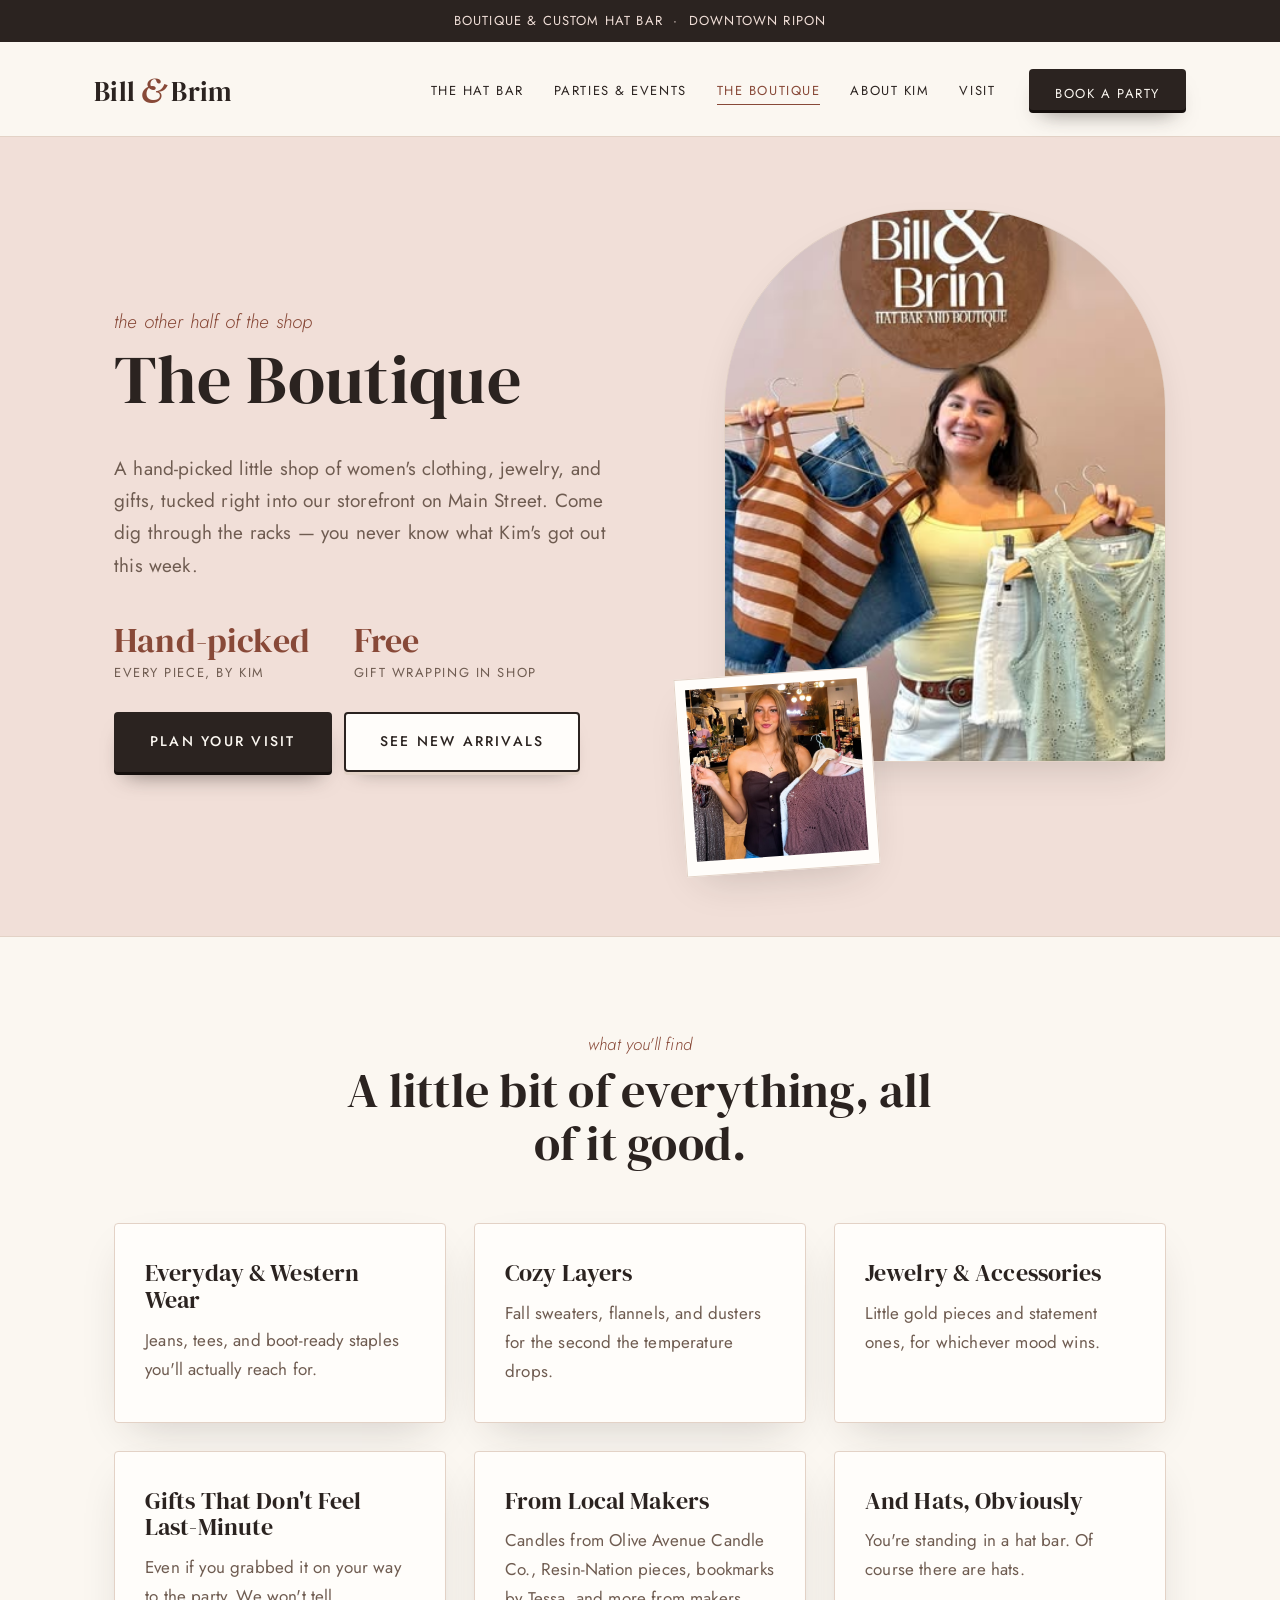
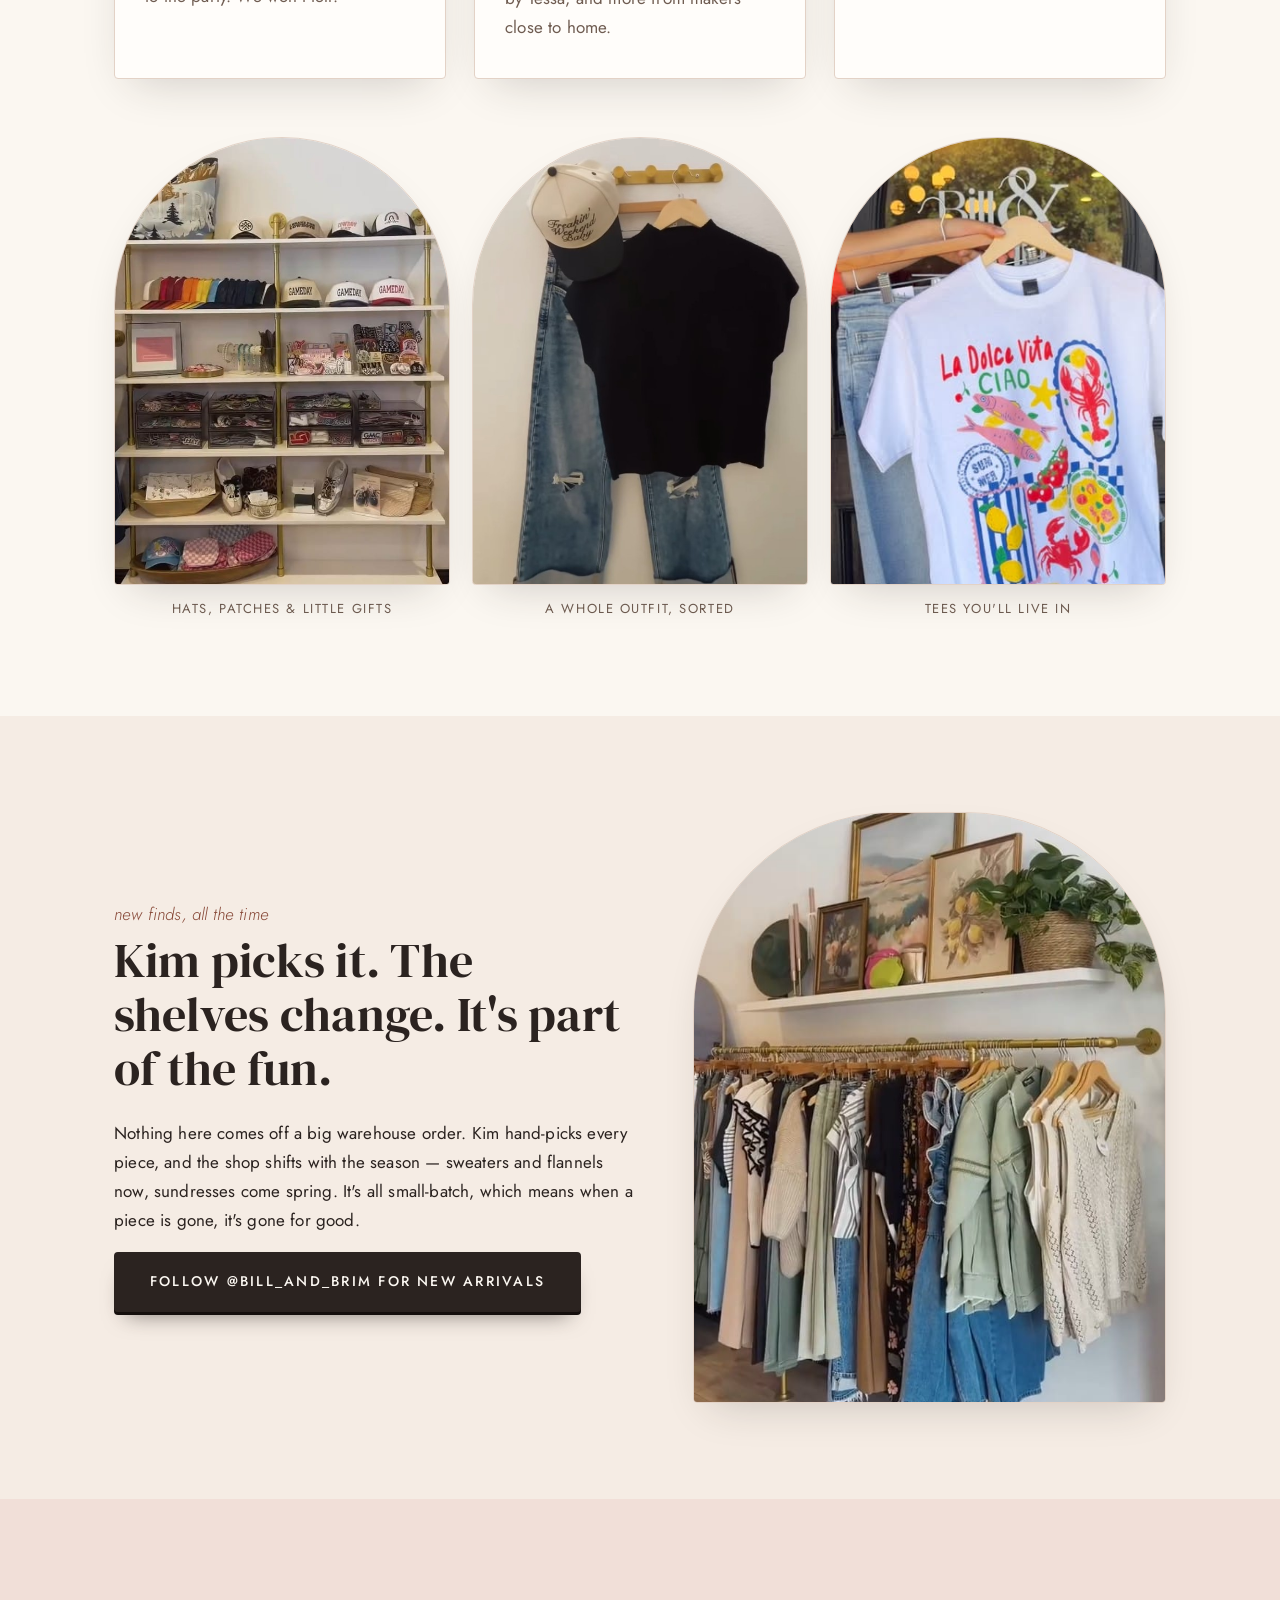
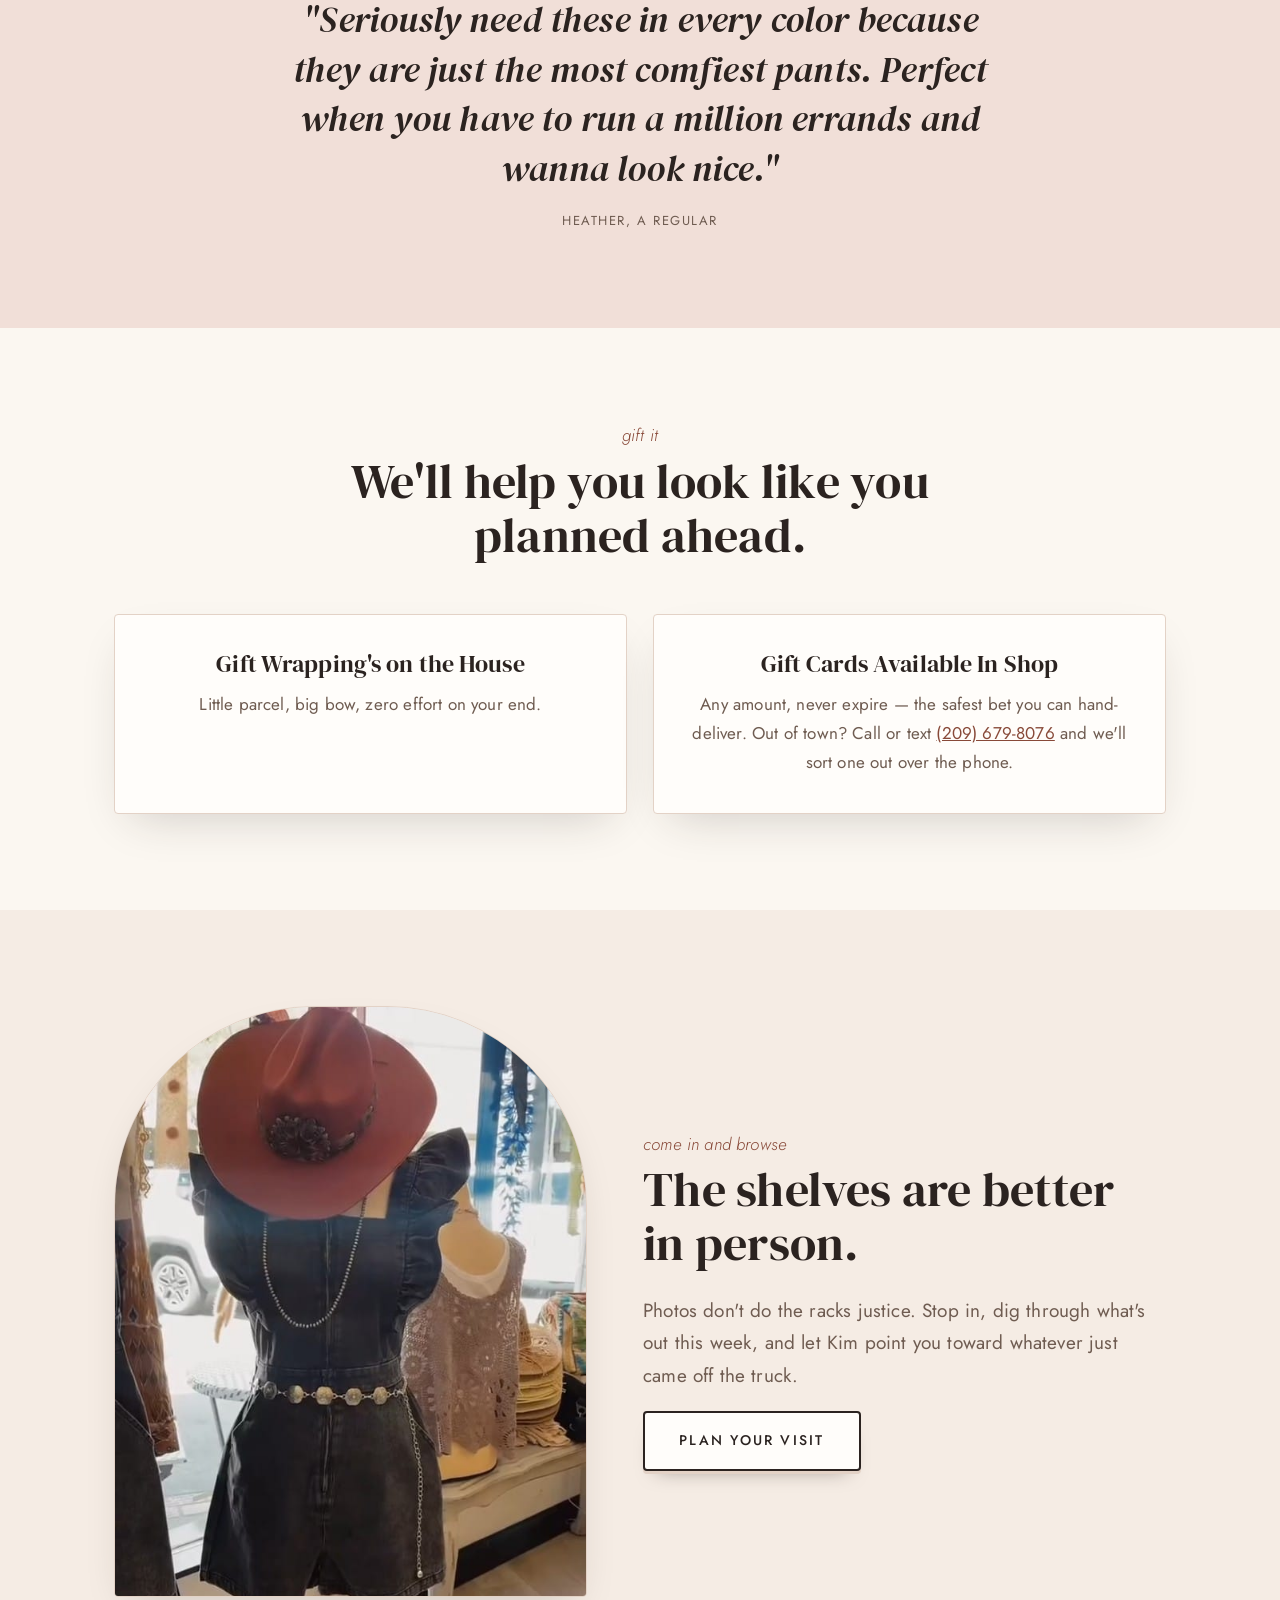
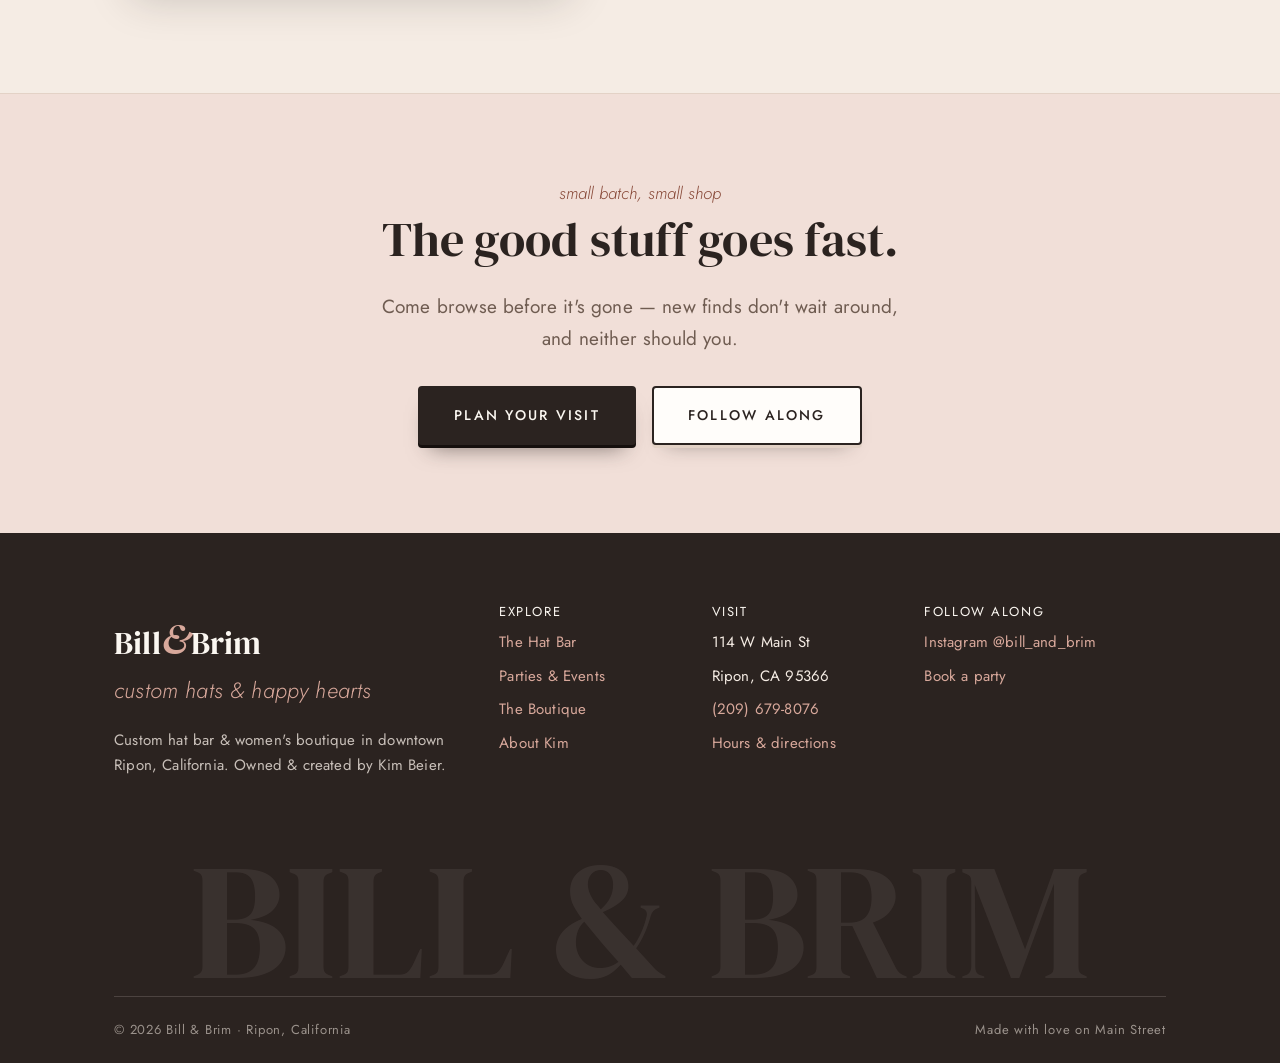
<file: boutique.html>
<!DOCTYPE html>
<html lang="en">
<head>
<meta charset="UTF-8">
<meta name="viewport" content="width=device-width, initial-scale=1.0">
<title>The Boutique | Bill &amp; Brim — Ripon, CA</title>
<meta name="description" content="The boutique side of Bill & Brim: hand-picked women's clothing, jewelry, and gifts on Main Street in downtown Ripon, CA. No online store — come browse in person.">
<link rel="canonical" href="https://bill-and-brim.vercel.app/boutique.html">

<meta property="og:type" content="website">
<meta property="og:site_name" content="Bill &amp; Brim">
<meta property="og:title" content="The Boutique | Bill &amp; Brim — Ripon, CA">
<meta property="og:description" content="Hand-picked women's clothing, jewelry, and gifts on Main Street in downtown Ripon. Small batch — when it's gone, it's gone.">
<meta property="og:image" content="https://bill-and-brim.vercel.app/assets/img/og-cover.jpg">
<meta property="og:image:width" content="1200">
<meta property="og:image:height" content="630">
<meta property="og:url" content="https://bill-and-brim.vercel.app/boutique.html">
<meta name="twitter:card" content="summary_large_image">

<meta name="theme-color" content="#2B2320">
<link rel="icon" href="assets/img/favicon.png" sizes="any">
<link rel="apple-touch-icon" href="assets/img/favicon.png">
<link rel="preconnect" href="https://fonts.googleapis.com">
<link rel="preconnect" href="https://fonts.gstatic.com" crossorigin>
<link href="https://fonts.googleapis.com/css2?family=DM+Serif+Display:ital@0;1&family=Jost:ital,wght@0,300;0,400;0,500;1,300;1,400&display=swap" rel="stylesheet">
<link rel="stylesheet" href="css/style.css">
<script>document.documentElement.className += ' js';</script>
<style>
  /* boutique-only styles */
  .finds-grid, .browse-grid { display: grid; grid-template-columns: 1.05fr .95fr; gap: 56px; align-items: center; }
  .browse-grid { grid-template-columns: .95fr 1.05fr; }
  .finds-grid .arch, .browse-grid .arch { aspect-ratio: 4 / 5; }
  .browse-grid .arch img { object-position: center 18%; }
  .browse-grid .lead { color: var(--ink-soft); font-size: var(--t-md); }
  .gift-grid { display: grid; grid-template-columns: 1fr 1fr; gap: 26px; }
  .gift-grid .card { text-align: center; }
  .gift-grid a { color: var(--terracotta); }
  .shop-strip { display: grid; grid-template-columns: repeat(3, 1fr); gap: 22px; margin-top: 58px; }
  .shop-strip .arch { aspect-ratio: 3 / 4; }
  .shop-strip figure { margin: 0; }
  .shop-strip figcaption { margin: 14px 0 0; text-align: center; }
  @media (max-width: 820px) {
    .finds-grid, .browse-grid { grid-template-columns: 1fr; }
    .finds-grid .arch, .browse-grid .arch { max-width: 420px; margin: 0 auto; }
  }
  @media (max-width: 640px) {
    .shop-strip { grid-template-columns: 1fr; max-width: 340px; margin-inline: auto; gap: 34px; }
    .gift-grid { grid-template-columns: 1fr; }
  }
</style>
</head>
<body>

<a class="skip-link" href="#main">Skip to content</a>

<div class="topbar">Boutique &amp; Custom Hat Bar <span aria-hidden="true">&nbsp;·&nbsp;</span> Downtown Ripon</div>

<header class="nav">
  <div class="nav__inner">
    <a class="nav__brand" href="index.html">Bill<span class="amp">&amp;</span>Brim</a>
    <button class="nav__toggle" aria-expanded="false" aria-controls="site-menu">Menu</button>
    <ul class="nav__links" id="site-menu" aria-label="Main navigation">
      <li><a href="hat-bar.html">The Hat Bar</a></li>
      <li><a href="parties.html">Parties &amp; Events</a></li>
      <li><a class="is-active" href="boutique.html" aria-current="page">The Boutique</a></li>
      <li><a href="about.html">About Kim</a></li>
      <li><a href="visit.html">Visit</a></li>
      <li class="nav__cta"><a class="btn btn--solid btn--small" href="parties.html#book">Book a Party</a></li>
    </ul>
  </div>
</header>

<main id="main">

  <!-- HERO -->
  <section class="page-hero page-hero--split">
    <div class="wrap page-hero__inner">
      <div>
        <span class="eyebrow">the other half of the shop</span>
        <h1>The Boutique</h1>
        <p>A hand-picked little shop of women's clothing, jewelry, and gifts, tucked right into our storefront on Main Street. Come dig through the racks — you never know what Kim's got out this week.</p>
        <div class="page-hero__facts">
          <div><strong>Hand-picked</strong><span class="label label--muted">Every piece, by Kim</span></div>
          <div><strong>Free</strong><span class="label label--muted">Gift wrapping in shop</span></div>
        </div>
        <div class="hero__actions">
          <a class="btn btn--solid" href="visit.html">Plan Your Visit</a>
          <a class="btn btn--outline" href="https://www.instagram.com/bill_and_brim/" target="_blank" rel="noopener">See New Arrivals</a>
        </div>
      </div>
      <div class="page-hero__art">
        <div class="arch"><img src="assets/img/new-arrivals.jpg" width="361" height="640" decoding="async" alt="A shop staffer holding up new arrivals — a striped knit tank, denim shorts, and an eyelet top — beneath the round Bill &amp; Brim wall sign"></div>
        <div class="page-hero__polaroid"><img src="assets/img/boutique-sweaters.jpg" width="1000" height="1032" decoding="async" alt="Hands holding up knit sweaters on wooden hangers inside the boutique"></div>
      </div>
    </div>
  </section>

  <!-- WHAT YOU'LL FIND -->
  <section class="section">
    <div class="wrap">
      <div class="section-head section-head--center" data-stagger>
        <span class="eyebrow">what you'll find</span>
        <h2>A little bit of everything, all of it good.</h2>
      </div>
      <div class="grid grid--3">
        <div class="card reveal">
          <h3>Everyday &amp; Western Wear</h3>
          <p>Jeans, tees, and boot-ready staples you'll actually reach for.</p>
        </div>
        <div class="card reveal reveal-d1">
          <h3>Cozy Layers</h3>
          <p>Fall sweaters, flannels, and dusters for the second the temperature drops.</p>
        </div>
        <div class="card reveal reveal-d2">
          <h3>Jewelry &amp; Accessories</h3>
          <p>Little gold pieces and statement ones, for whichever mood wins.</p>
        </div>
        <div class="card reveal">
          <h3>Gifts That Don't Feel Last-Minute</h3>
          <p>Even if you grabbed it on your way to the party. We won't tell.</p>
        </div>
        <div class="card reveal reveal-d1">
          <h3>From Local Makers</h3>
          <p>Candles from Olive Avenue Candle Co., Resin-Nation pieces, bookmarks by Tessa, and more from makers close to home.</p>
        </div>
        <div class="card reveal reveal-d2">
          <h3>And Hats, Obviously</h3>
          <p>You're standing in a hat bar. Of course there are hats.</p>
        </div>
      </div>
      <div class="shop-strip">
        <figure class="reveal">
          <div class="arch arch--zoom"><img src="assets/img/shelf-hats.jpg" width="642" height="861" loading="lazy" decoding="async" alt="Brass shelving stocked with trucker hats, patches, jewelry, and small gifts"></div>
          <figcaption class="label label--muted">hats, patches &amp; little gifts</figcaption>
        </figure>
        <figure class="reveal reveal-d1">
          <div class="arch arch--zoom"><img src="assets/img/outfit-flatlay.jpg" width="605" height="917" loading="lazy" decoding="async" alt="A black knit top, cropped jeans, and an embroidered ball cap styled together on the wall"></div>
          <figcaption class="label label--muted">a whole outfit, sorted</figcaption>
        </figure>
        <figure class="reveal reveal-d2">
          <div class="arch arch--zoom"><img src="assets/img/storefront-tee.jpg" width="361" height="640" loading="lazy" decoding="async" alt="A Bill &amp; Brim graphic tee held up in the shop doorway on Main Street"></div>
          <figcaption class="label label--muted">tees you'll live in</figcaption>
        </figure>
      </div>
    </div>
  </section>

  <!-- NEW FINDS -->
  <section class="section section--tint">
    <div class="wrap">
      <div class="finds-grid">
        <div class="reveal">
          <span class="eyebrow">new finds, all the time</span>
          <h2>Kim picks it. The shelves change. It's part of the fun.</h2>
          <p>Nothing here comes off a big warehouse order. Kim hand-picks every piece, and the shop shifts with the season — sweaters and flannels now, sundresses come spring. It's all small-batch, which means when a piece is gone, it's gone for good.</p>
          <a class="btn btn--solid" href="https://www.instagram.com/bill_and_brim/" target="_blank" rel="noopener">Follow @bill_and_brim for New Arrivals</a>
        </div>
        <div class="arch reveal reveal-d1"><img src="assets/img/rack-greens.jpg" width="642" height="897" loading="lazy" decoding="async" alt="A brass clothing rail hung with sage, cream, and denim pieces beneath a shelf of vintage landscape paintings"></div>
      </div>
    </div>
  </section>

  <!-- QUOTE -->
  <section class="section section--rose">
    <div class="wrap reveal">
      <p class="quote">"Seriously need these in every color because they are just the most comfiest pants. Perfect when you have to run a million errands and wanna look nice."</p>
      <p class="quote-by">Heather, a regular</p>
    </div>
  </section>

  <!-- GIFT IT -->
  <section class="section">
    <div class="wrap">
      <div class="section-head section-head--center" data-stagger>
        <span class="eyebrow">gift it</span>
        <h2>We'll help you look like you planned ahead.</h2>
      </div>
      <div class="gift-grid">
        <div class="card reveal">
          <h3>Gift Wrapping's on the House</h3>
          <p>Little parcel, big bow, zero effort on your end.</p>
        </div>
        <div class="card reveal reveal-d1">
          <h3>Gift Cards Available In Shop</h3>
          <p>Any amount, never expire — the safest bet you can hand-deliver. Out of town? Call or text <a href="tel:+12096798076">(209) 679-8076</a> and we'll sort one out over the phone.</p>
        </div>
      </div>
    </div>
  </section>

  <!-- COME BROWSE -->
  <section class="section section--tint">
    <div class="wrap">
      <div class="browse-grid">
        <div class="arch reveal"><img src="assets/img/window-denim.jpg" width="590" height="1027" loading="lazy" decoding="async" alt="A window mannequin styled in a black denim romper, silver concho belt, and rust-red felt cowboy hat"></div>
        <div class="reveal reveal-d1">
          <span class="eyebrow">come in and browse</span>
          <h2>The shelves are better in person.</h2>
          <p class="lead">Photos don't do the racks justice. Stop in, dig through what's out this week, and let Kim point you toward whatever just came off the truck.</p>
          <a class="btn btn--outline" href="visit.html">Plan Your Visit</a>
        </div>
      </div>
    </div>
  </section>

  <!-- CTA -->
  <section class="cta-band">
    <span class="eyebrow">small batch, small shop</span>
    <h2>The good stuff goes fast.</h2>
    <p>Come browse before it's gone — new finds don't wait around, and neither should you.</p>
    <div class="cta-band__actions">
      <a class="btn btn--solid" href="visit.html">Plan Your Visit</a>
      <a class="btn btn--outline" href="https://www.instagram.com/bill_and_brim/" target="_blank" rel="noopener">Follow Along</a>
    </div>
  </section>

</main>

<footer class="footer">
  <div class="wrap">
    <div class="footer__grid">
      <div>
        <div class="footer__brand">Bill<span class="amp">&amp;</span>Brim</div>
        <p class="footer__tag">custom hats &amp; happy hearts</p>
        <p class="footer__blurb">Custom hat bar &amp; women's boutique in downtown Ripon, California. Owned &amp; created by Kim Beier.</p>
      </div>
      <div>
        <h4>Explore</h4>
        <ul>
          <li><a href="hat-bar.html">The Hat Bar</a></li>
          <li><a href="parties.html">Parties &amp; Events</a></li>
          <li><a href="boutique.html">The Boutique</a></li>
          <li><a href="about.html">About Kim</a></li>
        </ul>
      </div>
      <div>
        <h4>Visit</h4>
        <ul>
          <li>114 W Main St</li>
          <li>Ripon, CA 95366</li>
          <li><a href="tel:+12096798076">(209) 679-8076</a></li>
          <li><a href="visit.html">Hours &amp; directions</a></li>
        </ul>
      </div>
      <div>
        <h4>Follow Along</h4>
        <ul>
          <li><a href="https://www.instagram.com/bill_and_brim/" target="_blank" rel="noopener">Instagram @bill_and_brim</a></li>
          <li><a href="parties.html#book">Book a party</a></li>
        </ul>
      </div>
    </div>
  </div>
  <div class="footer__wordmark" aria-hidden="true">BILL &amp; BRIM</div>
  <div class="wrap">
    <div class="footer__bottom">
      <span>© 2026 Bill &amp; Brim · Ripon, California</span>
      <span>Made with love on Main Street</span>
    </div>
  </div>
</footer>

<script src="js/main.js"></script>
</body>
</html>
</file>
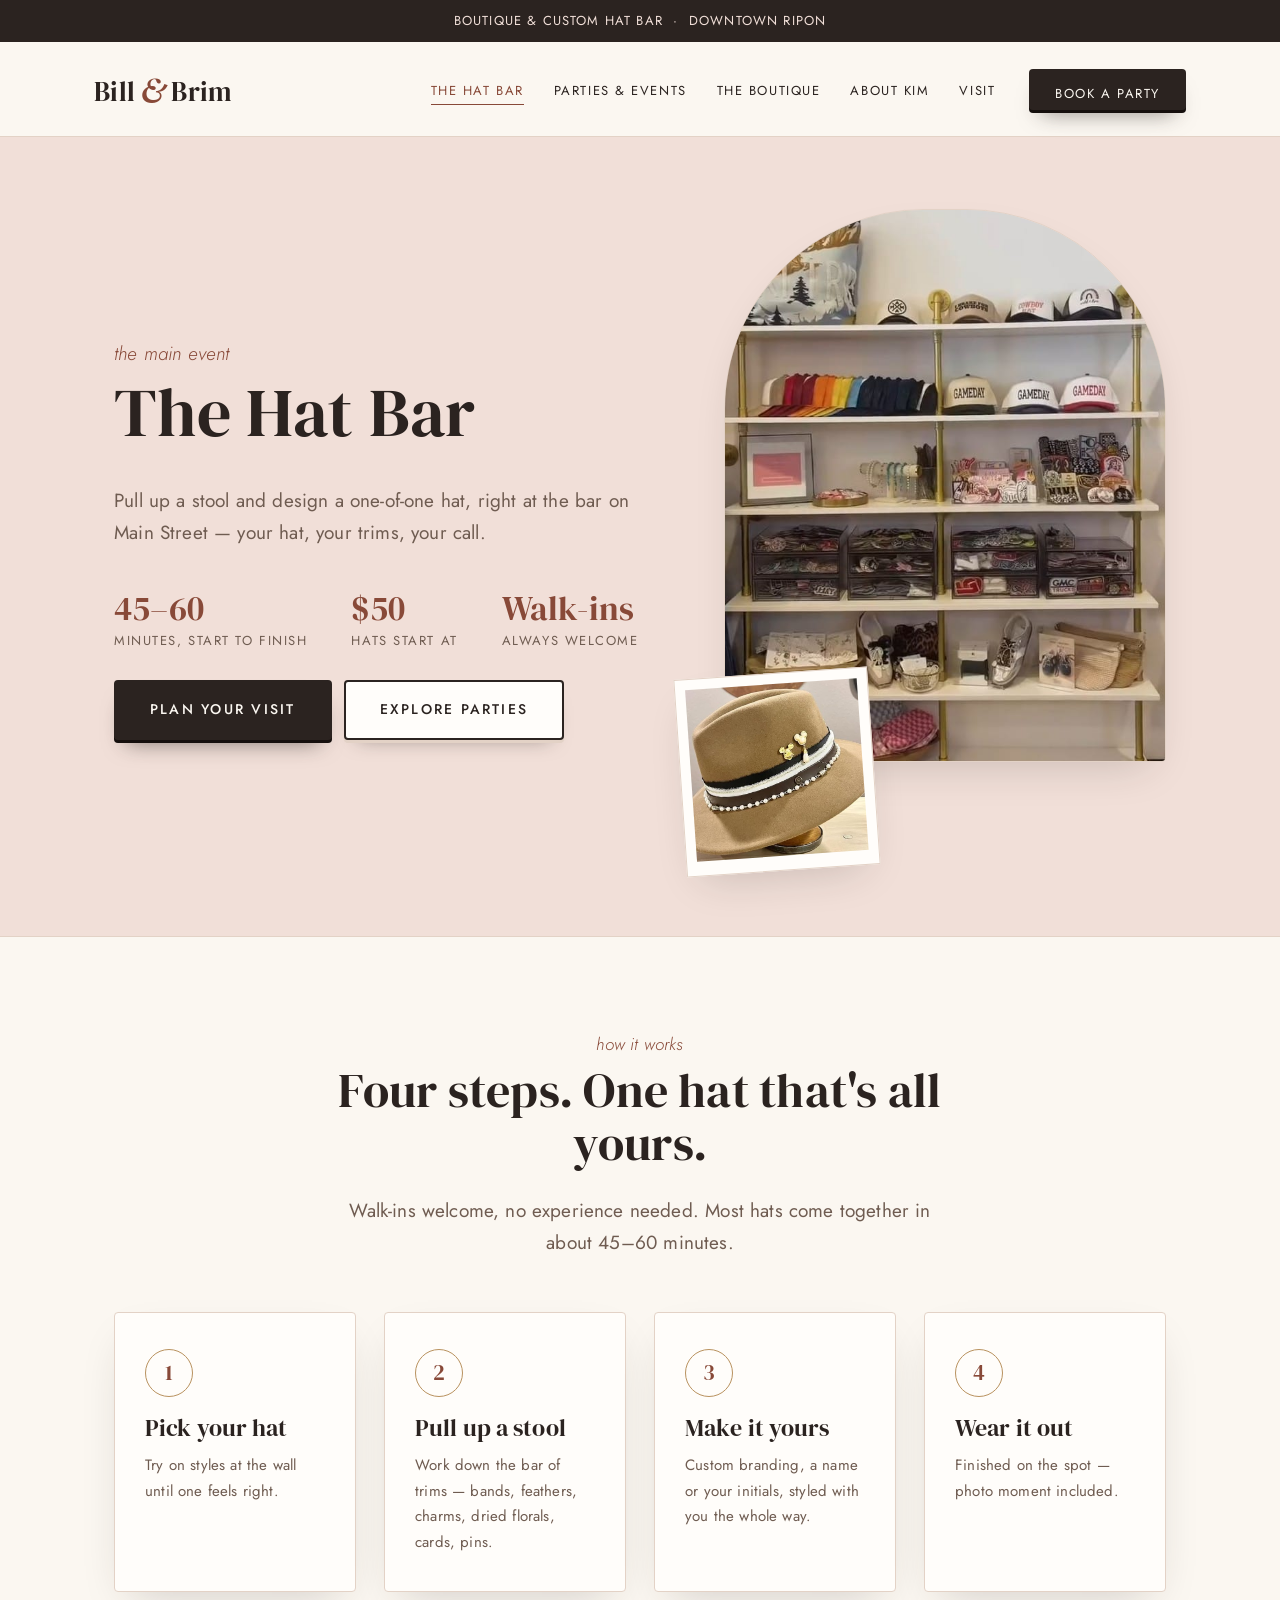
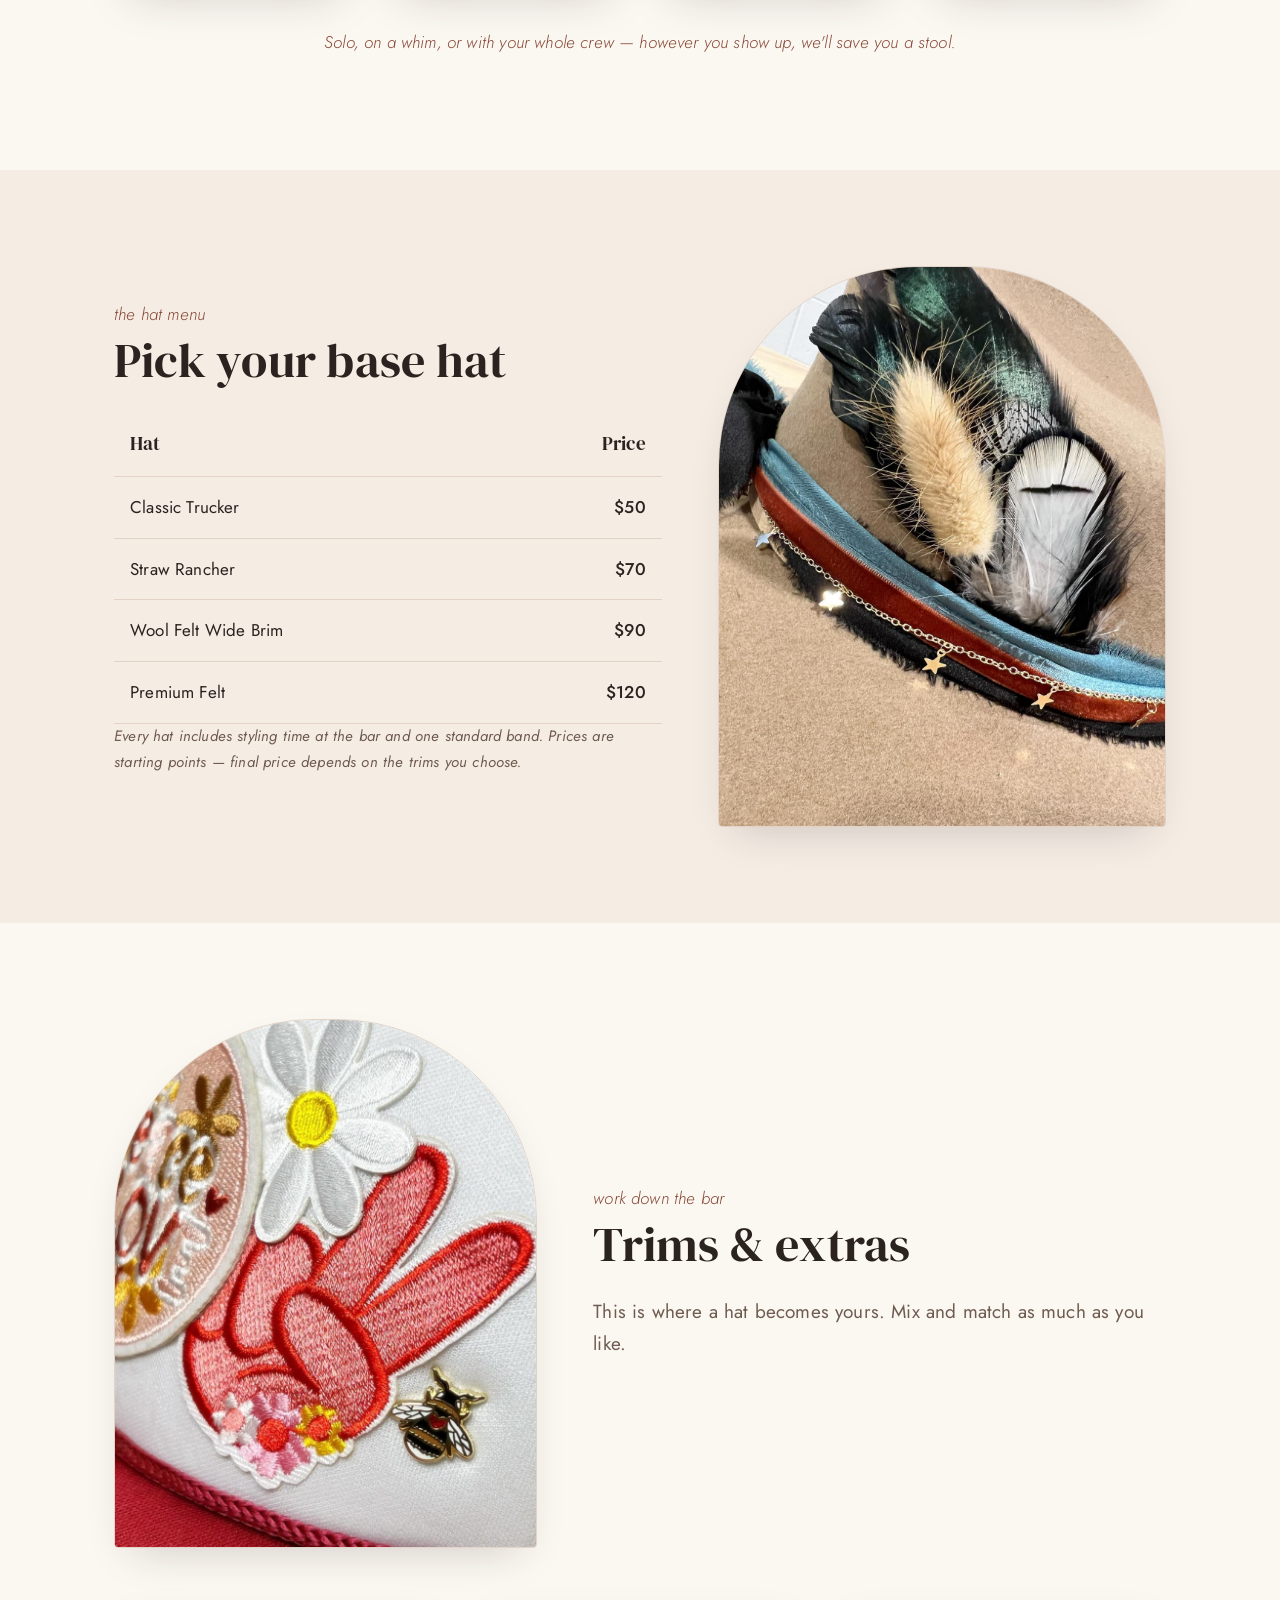
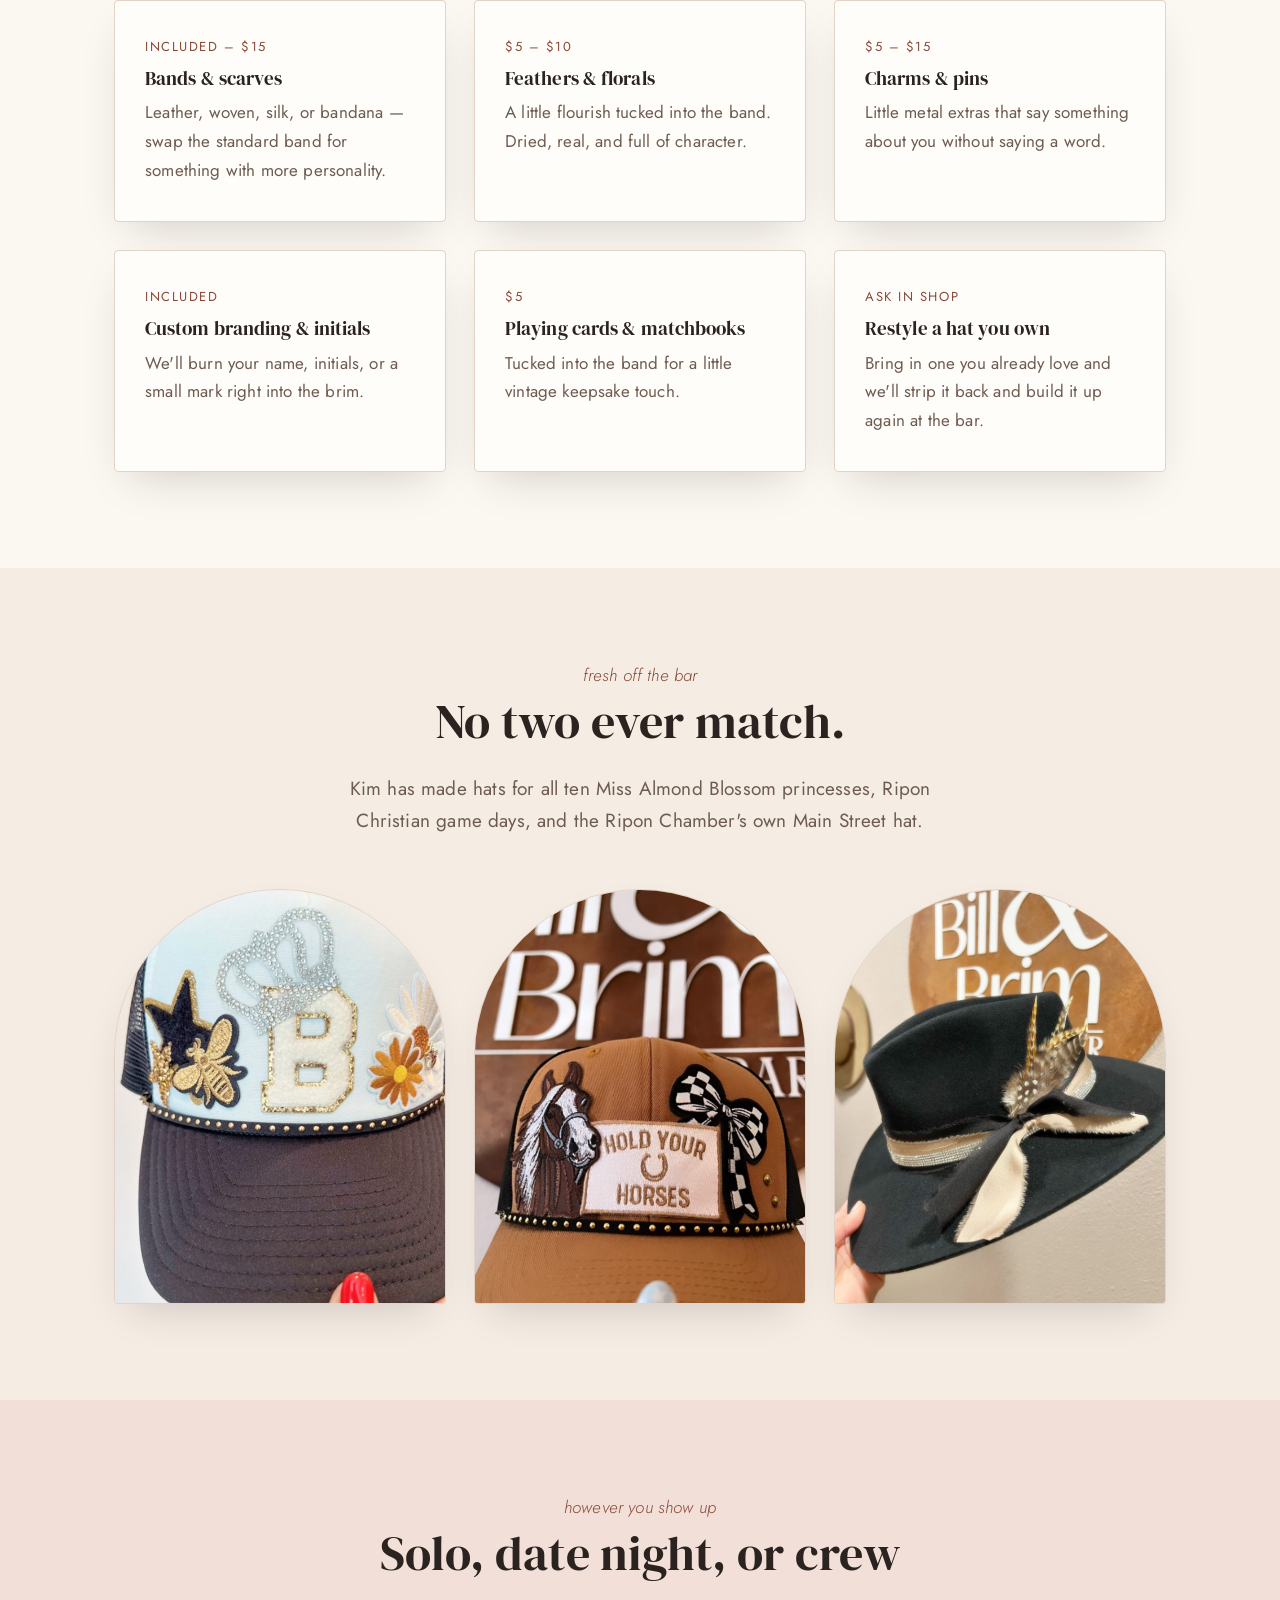
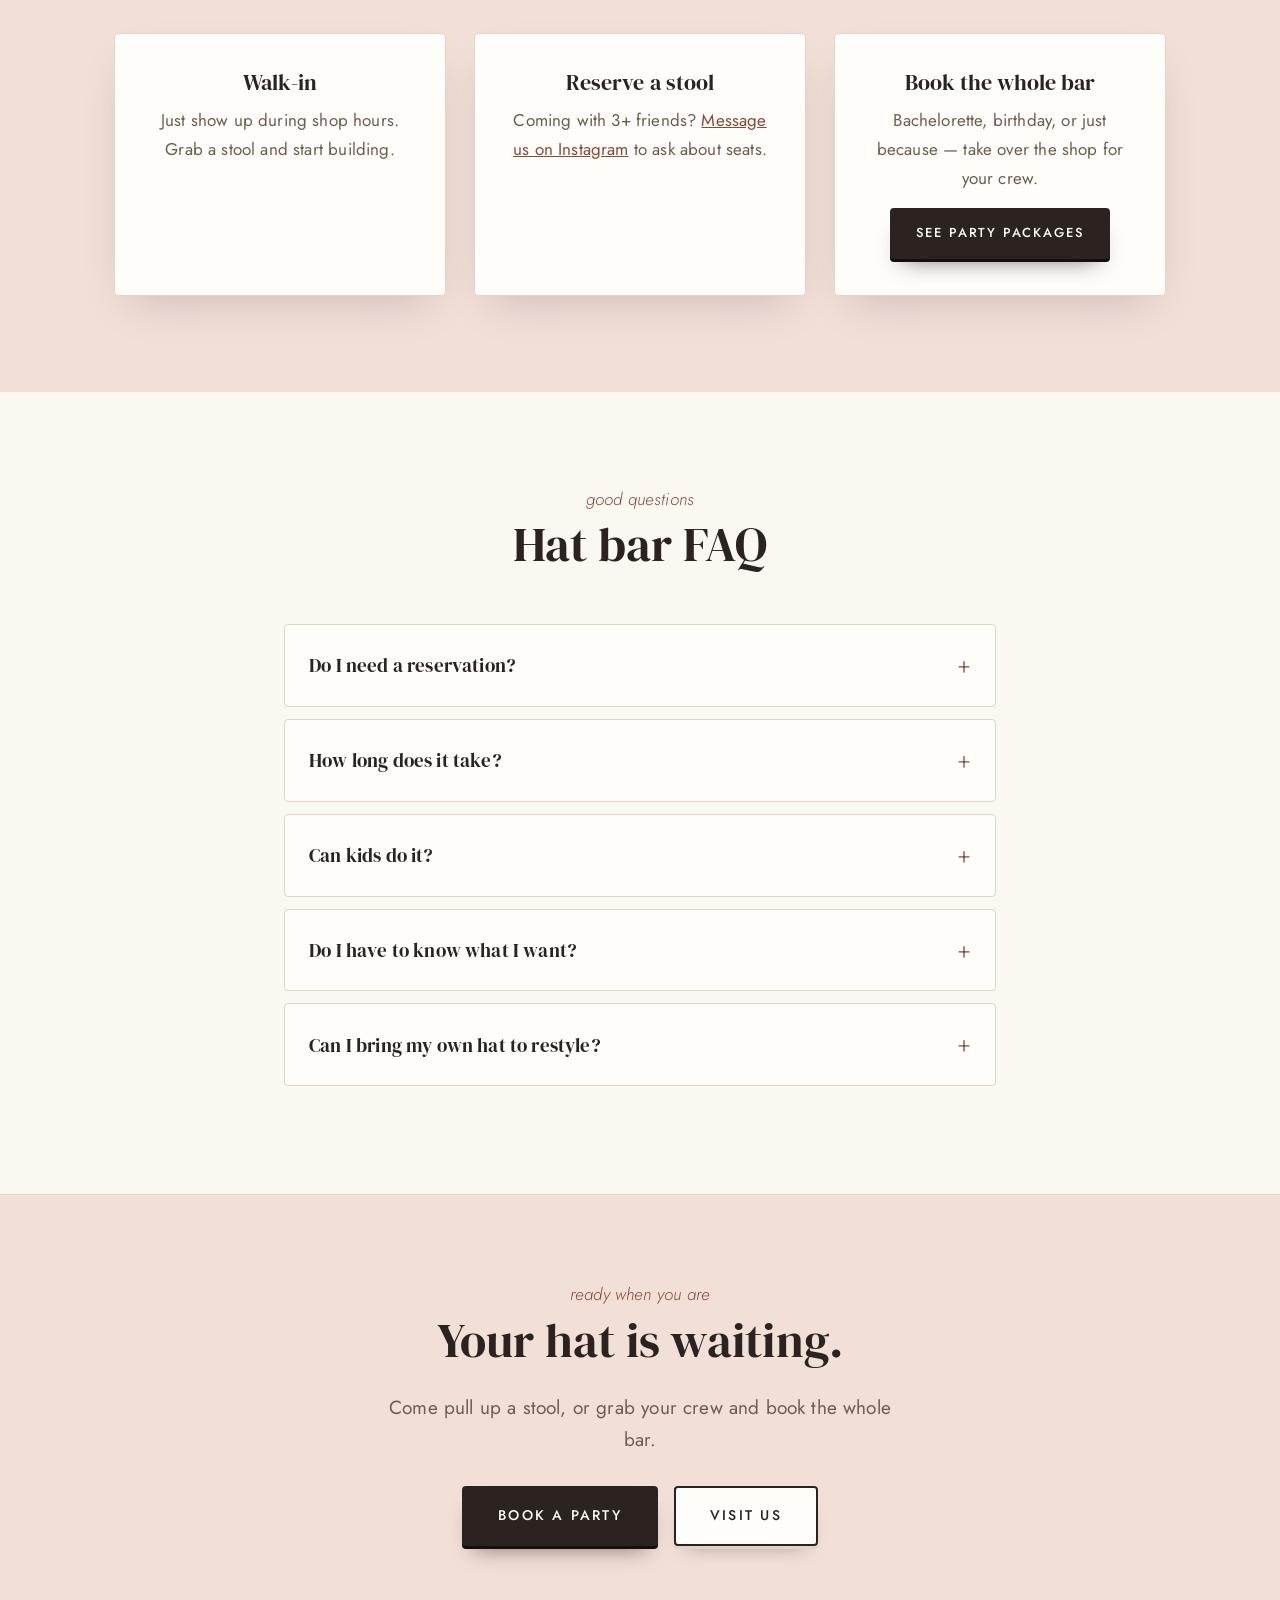
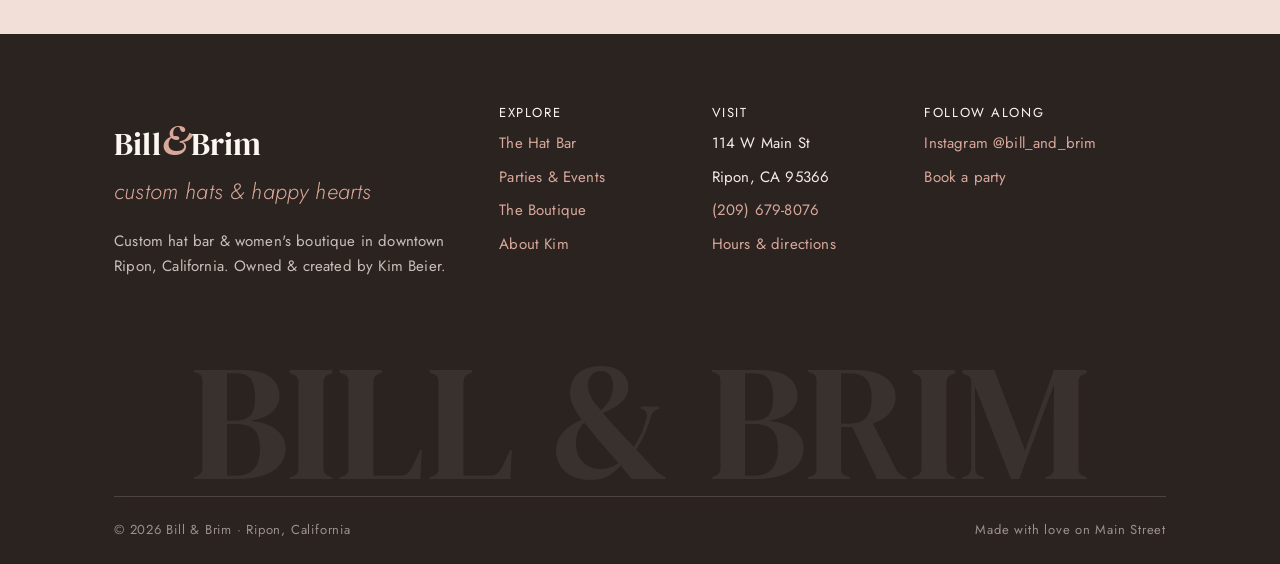
<file: hat-bar.html>
<!DOCTYPE html>
<html lang="en">
<head>
<meta charset="UTF-8">
<meta name="viewport" content="width=device-width, initial-scale=1.0">
<title>The Hat Bar | Bill &amp; Brim — Ripon, CA</title>
<meta name="description" content="Design a one-of-one hat at Bill & Brim's Hat Bar in downtown Ripon, CA. Pick a hat, work down the bar of trims, and wear it out — walk-ins welcome, 45–60 minutes.">
<link rel="canonical" href="https://bill-and-brim.vercel.app/hat-bar.html">

<meta property="og:type" content="website">
<meta property="og:site_name" content="Bill &amp; Brim">
<meta property="og:title" content="The Hat Bar | Bill &amp; Brim — Ripon, CA">
<meta property="og:description" content="Pick a hat, pull up a stool, work down the bar of trims, and wear it out. Walk-ins welcome in downtown Ripon.">
<meta property="og:image" content="https://bill-and-brim.vercel.app/assets/img/og-cover.jpg">
<meta property="og:image:width" content="1200">
<meta property="og:image:height" content="630">
<meta property="og:url" content="https://bill-and-brim.vercel.app/hat-bar.html">
<meta name="twitter:card" content="summary_large_image">

<meta name="theme-color" content="#2B2320">
<link rel="icon" href="assets/img/favicon.png" sizes="any">
<link rel="apple-touch-icon" href="assets/img/favicon.png">
<link rel="preconnect" href="https://fonts.googleapis.com">
<link rel="preconnect" href="https://fonts.gstatic.com" crossorigin>
<link href="https://fonts.googleapis.com/css2?family=DM+Serif+Display:ital@0;1&family=Jost:ital,wght@0,300;0,400;0,500;1,300;1,400&display=swap" rel="stylesheet">
<link rel="stylesheet" href="css/style.css">
<script>document.documentElement.className += ' js';</script>
<style>
  /* hat-bar-only styles */
  .steps-grid { grid-template-columns: repeat(4, 1fr); }
  .steps-grid .card p { font-size: var(--t-sm); }
  .steps-note {
    text-align: center;
    margin-top: 36px;
    font-style: italic;
    font-weight: 300;
    font-size: var(--t-base);
    color: var(--terracotta);
  }
  .menu-intro { display: grid; grid-template-columns: 1.1fr .9fr; gap: 56px; align-items: center; }
  .menu-intro .arch { aspect-ratio: 4 / 5; }
  .trims-intro { display: grid; grid-template-columns: .85fr 1.15fr; gap: 56px; align-items: center; margin-bottom: 52px; }
  .trims-intro .arch { aspect-ratio: 4 / 5; }
  .trims-intro .section-head { margin-bottom: 0; }
  .trims-grid .card h3 { font-size: var(--t-md); }
  .options-grid .card { text-align: center; }
  .options-grid .card h3 { font-size: var(--t-lg); }
  .gallery-grid .arch { aspect-ratio: 4 / 5; }
  @media (max-width: 900px) {
    .steps-grid { grid-template-columns: repeat(2, 1fr); }
  }
  @media (max-width: 820px) {
    .menu-intro, .trims-intro { grid-template-columns: 1fr; }
    .menu-intro .arch, .trims-intro .arch { max-width: 360px; margin: 0 auto; }
  }
  @media (max-width: 640px) {
    .steps-grid { grid-template-columns: 1fr; }
  }
</style>
</head>
<body>

<a class="skip-link" href="#main">Skip to content</a>

<div class="topbar">Boutique &amp; Custom Hat Bar <span aria-hidden="true">&nbsp;·&nbsp;</span> Downtown Ripon</div>

<header class="nav">
  <div class="nav__inner">
    <a class="nav__brand" href="index.html">Bill<span class="amp">&amp;</span>Brim</a>
    <button class="nav__toggle" aria-expanded="false" aria-controls="site-menu">Menu</button>
    <ul class="nav__links" id="site-menu" aria-label="Main navigation">
      <li><a href="hat-bar.html" class="is-active" aria-current="page">The Hat Bar</a></li>
      <li><a href="parties.html">Parties &amp; Events</a></li>
      <li><a href="boutique.html">The Boutique</a></li>
      <li><a href="about.html">About Kim</a></li>
      <li><a href="visit.html">Visit</a></li>
      <li class="nav__cta"><a class="btn btn--solid btn--small" href="parties.html#book">Book a Party</a></li>
    </ul>
  </div>
</header>

<main id="main">

  <!-- PAGE HERO -->
  <section class="page-hero page-hero--split">
    <div class="wrap page-hero__inner">
      <div>
        <span class="eyebrow">the main event</span>
        <h1>The Hat Bar</h1>
        <p>Pull up a stool and design a one-of-one hat, right at the bar on Main Street — your hat, your trims, your call.</p>
        <div class="page-hero__facts">
          <div><strong>45–60</strong><span class="label label--muted">Minutes, start to finish</span></div>
          <div><strong>$50</strong><span class="label label--muted">Hats start at</span></div>
          <div><strong>Walk-ins</strong><span class="label label--muted">Always welcome</span></div>
        </div>
        <div class="hero__actions">
          <a class="btn btn--solid" href="visit.html">Plan Your Visit</a>
          <a class="btn btn--outline" href="parties.html">Explore Parties</a>
        </div>
      </div>
      <div class="page-hero__art">
        <div class="arch"><img src="assets/img/shelf-hats.jpg" width="642" height="861" decoding="async" alt="The hat wall — trucker hats, patches, and trims lined up on white shelves with brass rails"></div>
        <div class="page-hero__polaroid"><img src="assets/img/hat-pearl-fedora.jpg" width="743" height="587" decoding="async" alt="Tan felt fedora trimmed with a pearl chain, layered bands, and gold pins"></div>
      </div>
    </div>
  </section>

  <!-- HOW IT WORKS -->
  <section class="section">
    <div class="wrap">
      <div class="section-head section-head--center" data-stagger>
        <span class="eyebrow">how it works</span>
        <h2>Four steps. One hat that's all yours.</h2>
        <p>Walk-ins welcome, no experience needed. Most hats come together in about 45–60 minutes.</p>
      </div>
      <div class="grid steps-grid">
        <div class="card reveal">
          <div class="step__num">1</div>
          <h3>Pick your hat</h3>
          <p>Try on styles at the wall until one feels right.</p>
        </div>
        <div class="card reveal reveal-d1">
          <div class="step__num">2</div>
          <h3>Pull up a stool</h3>
          <p>Work down the bar of trims — bands, feathers, charms, dried florals, cards, pins.</p>
        </div>
        <div class="card reveal reveal-d2">
          <div class="step__num">3</div>
          <h3>Make it yours</h3>
          <p>Custom branding, a name or your initials, styled with you the whole way.</p>
        </div>
        <div class="card reveal reveal-d3">
          <div class="step__num">4</div>
          <h3>Wear it out</h3>
          <p>Finished on the spot — photo moment included.</p>
        </div>
      </div>
      <p class="steps-note">Solo, on a whim, or with your whole crew — however you show up, we'll save you a stool.</p>
    </div>
  </section>

  <!-- THE HAT MENU -->
  <section class="section section--tint">
    <div class="wrap">
      <div class="menu-intro">
        <div class="reveal">
          <span class="eyebrow">the hat menu</span>
          <h2>Pick your base hat</h2>
          <table class="price-table">
            <thead>
              <tr><th>Hat</th><th>Price</th></tr>
            </thead>
            <tbody>
              <tr><td>Classic Trucker</td><td>$50</td></tr>
              <tr><td>Straw Rancher</td><td>$70</td></tr>
              <tr><td>Wool Felt Wide Brim</td><td>$90</td></tr>
              <tr><td>Premium Felt</td><td>$120</td></tr>
            </tbody>
          </table>
          <p class="price-note">Every hat includes styling time at the bar and one standard band. Prices are starting points — final price depends on the trims you choose.</p>
        </div>
        <div class="arch reveal reveal-d1"><img src="assets/img/hat-tan-feathers.jpg" width="1200" height="1500" loading="lazy" decoding="async" alt="Close-up of a tan felt hat with teal and rust velvet bands and feathers"></div>
      </div>
    </div>
  </section>

  <!-- TRIMS & EXTRAS -->
  <section class="section">
    <div class="wrap">
      <div class="trims-intro">
        <div class="arch reveal"><img src="assets/img/patch-wall.jpg" width="864" height="1080" loading="lazy" decoding="async" alt="Close-up of a white trucker hat trimmed with a peace-sign patch, a daisy, and a small gold bee pin"></div>
        <div class="section-head" data-stagger>
          <span class="eyebrow">work down the bar</span>
          <h2>Trims &amp; extras</h2>
          <p>This is where a hat becomes yours. Mix and match as much as you like.</p>
        </div>
      </div>
      <div class="grid grid--3 trims-grid">
        <div class="card reveal">
          <span class="label">Included – $15</span>
          <h3>Bands &amp; scarves</h3>
          <p>Leather, woven, silk, or bandana — swap the standard band for something with more personality.</p>
        </div>
        <div class="card reveal reveal-d1">
          <span class="label">$5 – $10</span>
          <h3>Feathers &amp; florals</h3>
          <p>A little flourish tucked into the band. Dried, real, and full of character.</p>
        </div>
        <div class="card reveal reveal-d2">
          <span class="label">$5 – $15</span>
          <h3>Charms &amp; pins</h3>
          <p>Little metal extras that say something about you without saying a word.</p>
        </div>
        <div class="card reveal">
          <span class="label">Included</span>
          <h3>Custom branding &amp; initials</h3>
          <p>We'll burn your name, initials, or a small mark right into the brim.</p>
        </div>
        <div class="card reveal reveal-d1">
          <span class="label">$5</span>
          <h3>Playing cards &amp; matchbooks</h3>
          <p>Tucked into the band for a little vintage keepsake touch.</p>
        </div>
        <div class="card reveal reveal-d2">
          <span class="label">Ask in shop</span>
          <h3>Restyle a hat you own</h3>
          <p>Bring in one you already love and we'll strip it back and build it up again at the bar.</p>
        </div>
      </div>
    </div>
  </section>

  <!-- FRESH OFF THE BAR -->
  <section class="section section--tint">
    <div class="wrap">
      <div class="section-head section-head--center" data-stagger>
        <span class="eyebrow">fresh off the bar</span>
        <h2>No two ever match.</h2>
        <p>Kim has made hats for all ten Miss Almond Blossom princesses, Ripon Christian game days, and the Ripon Chamber's own Main Street hat.</p>
      </div>
      <div class="grid grid--3 gallery-grid">
        <div class="arch arch--zoom reveal"><img src="assets/img/hat-bee-trucker.jpg" width="1170" height="2076" loading="lazy" decoding="async" alt="White and black trucker hat with a rhinestone crown, chenille B patch, and bee and daisy patches"></div>
        <div class="arch arch--zoom reveal reveal-d1"><img src="assets/img/hat-horses.jpg" width="1170" height="2076" loading="lazy" decoding="async" alt="Tan trucker hat with a horse patch reading Hold Your Horses and a checkered bow"></div>
        <div class="arch arch--zoom reveal reveal-d2"><img src="assets/img/hat-black-felt.jpg" width="1440" height="1800" loading="lazy" decoding="async" alt="Black felt wide-brim hat trimmed with feathers and a rhinestone band"></div>
      </div>
    </div>
  </section>

  <!-- SOLO / DATE NIGHT / CREW -->
  <section class="section section--rose">
    <div class="wrap">
      <div class="section-head section-head--center" data-stagger>
        <span class="eyebrow">however you show up</span>
        <h2>Solo, date night, or crew</h2>
      </div>
      <div class="grid grid--3 options-grid">
        <div class="card reveal">
          <h3>Walk-in</h3>
          <p>Just show up during shop hours. Grab a stool and start building.</p>
        </div>
        <div class="card reveal reveal-d1">
          <h3>Reserve a stool</h3>
          <p>Coming with 3+ friends? <a href="https://www.instagram.com/bill_and_brim/" target="_blank" rel="noopener">Message us on Instagram</a> to ask about seats.</p>
        </div>
        <div class="card reveal reveal-d2">
          <h3>Book the whole bar</h3>
          <p>Bachelorette, birthday, or just because — take over the shop for your crew.</p>
          <p style="margin-top:16px;"><a class="btn btn--solid btn--small" href="parties.html">See Party Packages</a></p>
        </div>
      </div>
    </div>
  </section>

  <!-- FAQ -->
  <section class="section">
    <div class="wrap wrap--narrow">
      <div class="section-head section-head--center" data-stagger>
        <span class="eyebrow">good questions</span>
        <h2>Hat bar FAQ</h2>
      </div>
      <div class="faq reveal">
        <details>
          <summary>Do I need a reservation?</summary>
          <p>Nope — walk-ins are fine. Groups of 4 or more should book ahead so we can save enough stools.</p>
        </details>
        <details>
          <summary>How long does it take?</summary>
          <p>Most hats take about 45–60 minutes from pick to finish.</p>
        </details>
        <details>
          <summary>Can kids do it?</summary>
          <p>Yes, with an adult along for the ride.</p>
        </details>
        <details>
          <summary>Do I have to know what I want?</summary>
          <p>Not even a little. That's what Kim is for — she'll help you find your style at the bar.</p>
        </details>
        <details>
          <summary>Can I bring my own hat to restyle?</summary>
          <p>Yes — ask about restyle pricing in the shop.</p>
        </details>
      </div>
    </div>
  </section>

  <!-- CTA -->
  <section class="cta-band">
    <span class="eyebrow">ready when you are</span>
    <h2>Your hat is waiting.</h2>
    <p>Come pull up a stool, or grab your crew and book the whole bar.</p>
    <div class="cta-band__actions">
      <a class="btn btn--solid" href="parties.html#book">Book a Party</a>
      <a class="btn btn--outline" href="visit.html">Visit Us</a>
    </div>
  </section>

</main>

<footer class="footer">
  <div class="wrap">
    <div class="footer__grid">
      <div>
        <div class="footer__brand">Bill<span class="amp">&amp;</span>Brim</div>
        <p class="footer__tag">custom hats &amp; happy hearts</p>
        <p class="footer__blurb">Custom hat bar &amp; women's boutique in downtown Ripon, California. Owned &amp; created by Kim Beier.</p>
      </div>
      <div>
        <h4>Explore</h4>
        <ul>
          <li><a href="hat-bar.html">The Hat Bar</a></li>
          <li><a href="parties.html">Parties &amp; Events</a></li>
          <li><a href="boutique.html">The Boutique</a></li>
          <li><a href="about.html">About Kim</a></li>
        </ul>
      </div>
      <div>
        <h4>Visit</h4>
        <ul>
          <li>114 W Main St</li>
          <li>Ripon, CA 95366</li>
          <li><a href="tel:+12096798076">(209) 679-8076</a></li>
          <li><a href="visit.html">Hours &amp; directions</a></li>
        </ul>
      </div>
      <div>
        <h4>Follow Along</h4>
        <ul>
          <li><a href="https://www.instagram.com/bill_and_brim/" target="_blank" rel="noopener">Instagram @bill_and_brim</a></li>
          <li><a href="parties.html#book">Book a party</a></li>
        </ul>
      </div>
    </div>
  </div>
  <div class="footer__wordmark" aria-hidden="true">BILL &amp; BRIM</div>
  <div class="wrap">
    <div class="footer__bottom">
      <span>© 2026 Bill &amp; Brim · Ripon, California</span>
      <span>Made with love on Main Street</span>
    </div>
  </div>
</footer>

<script src="js/main.js"></script>
</body>
</html>
</file>
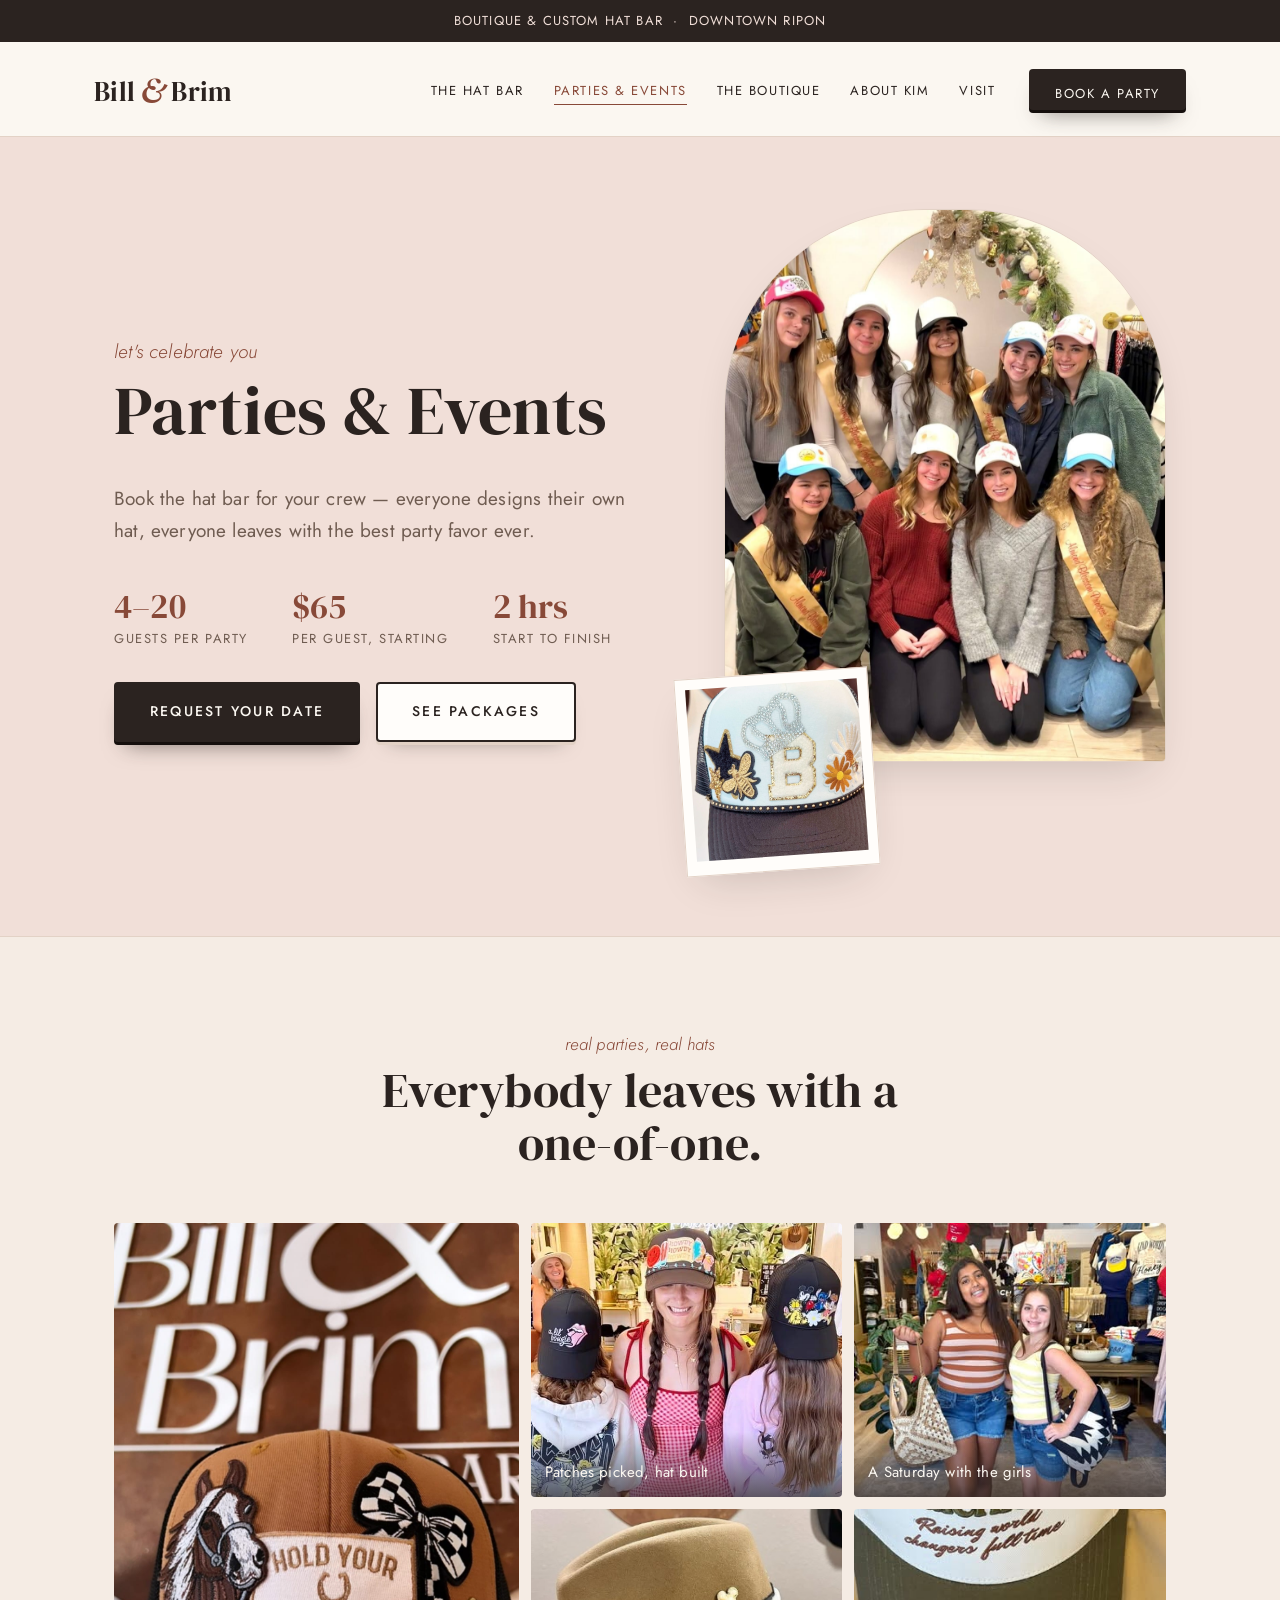
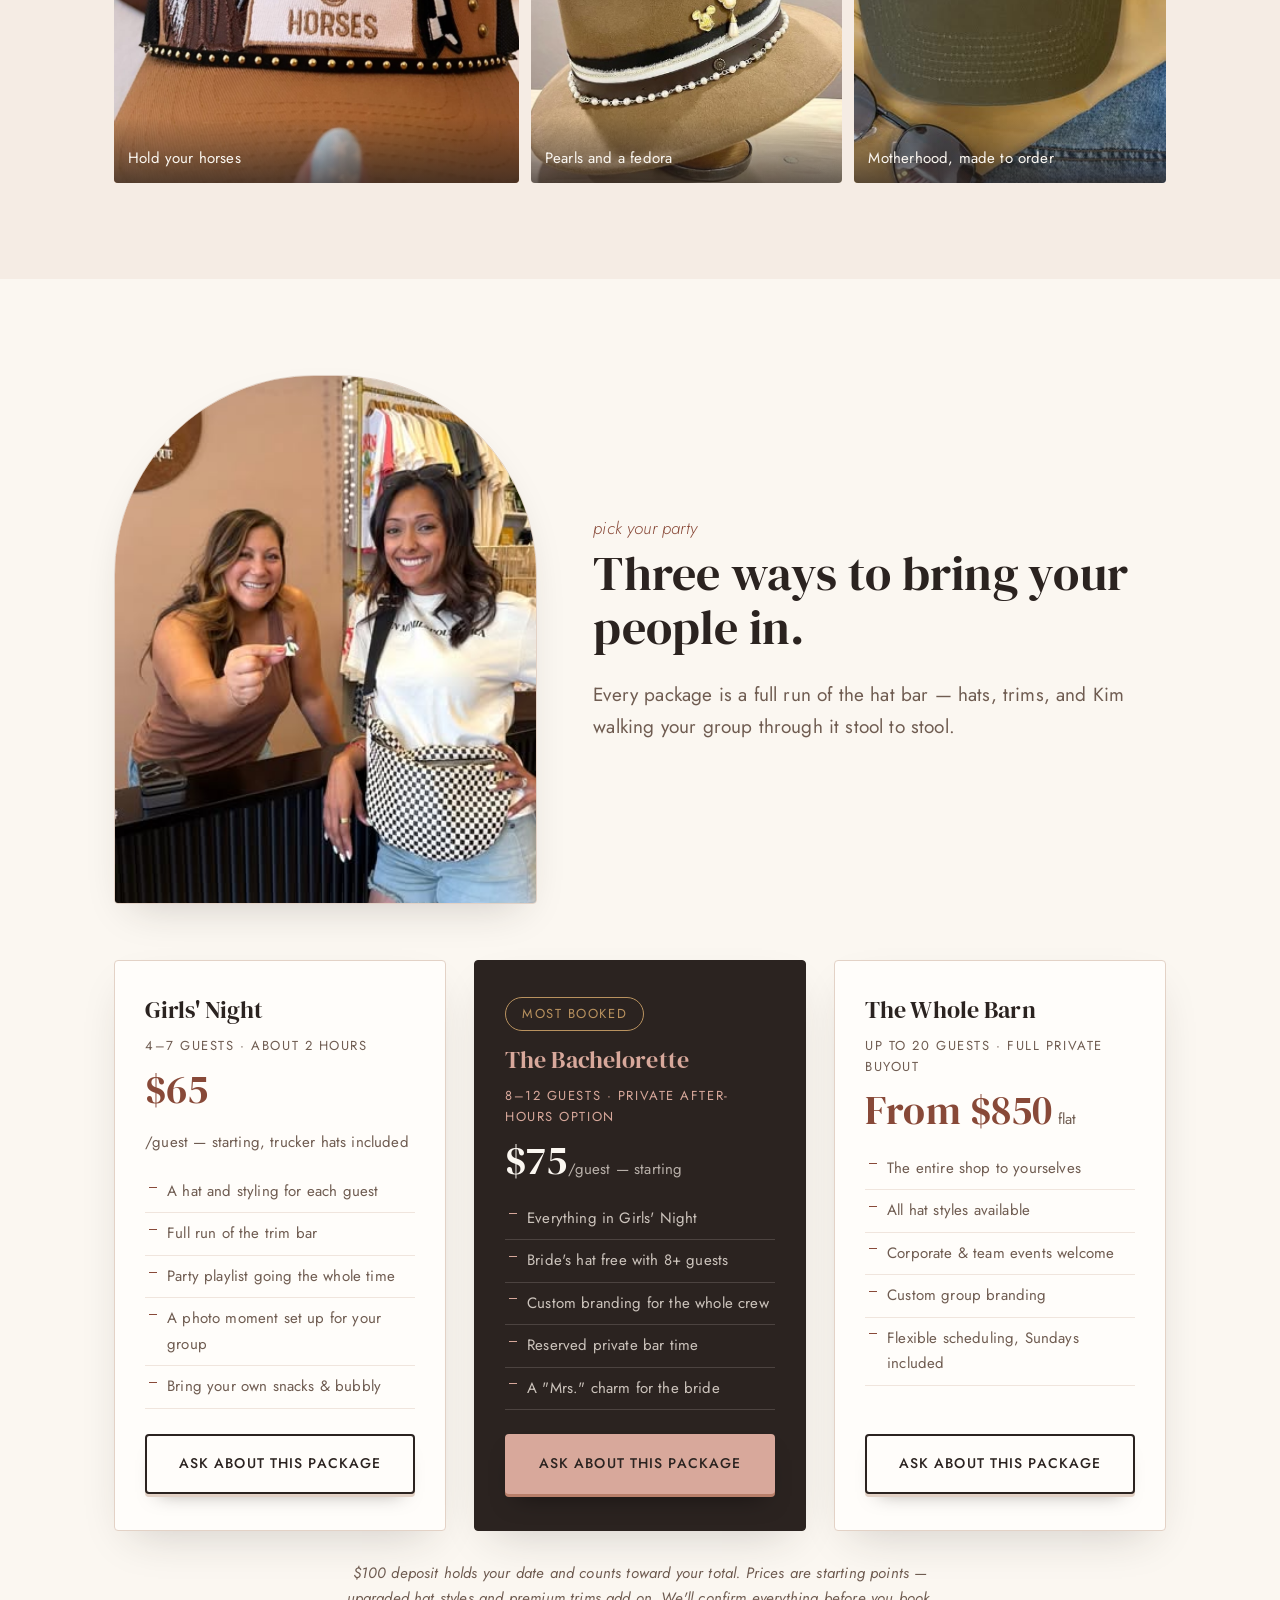
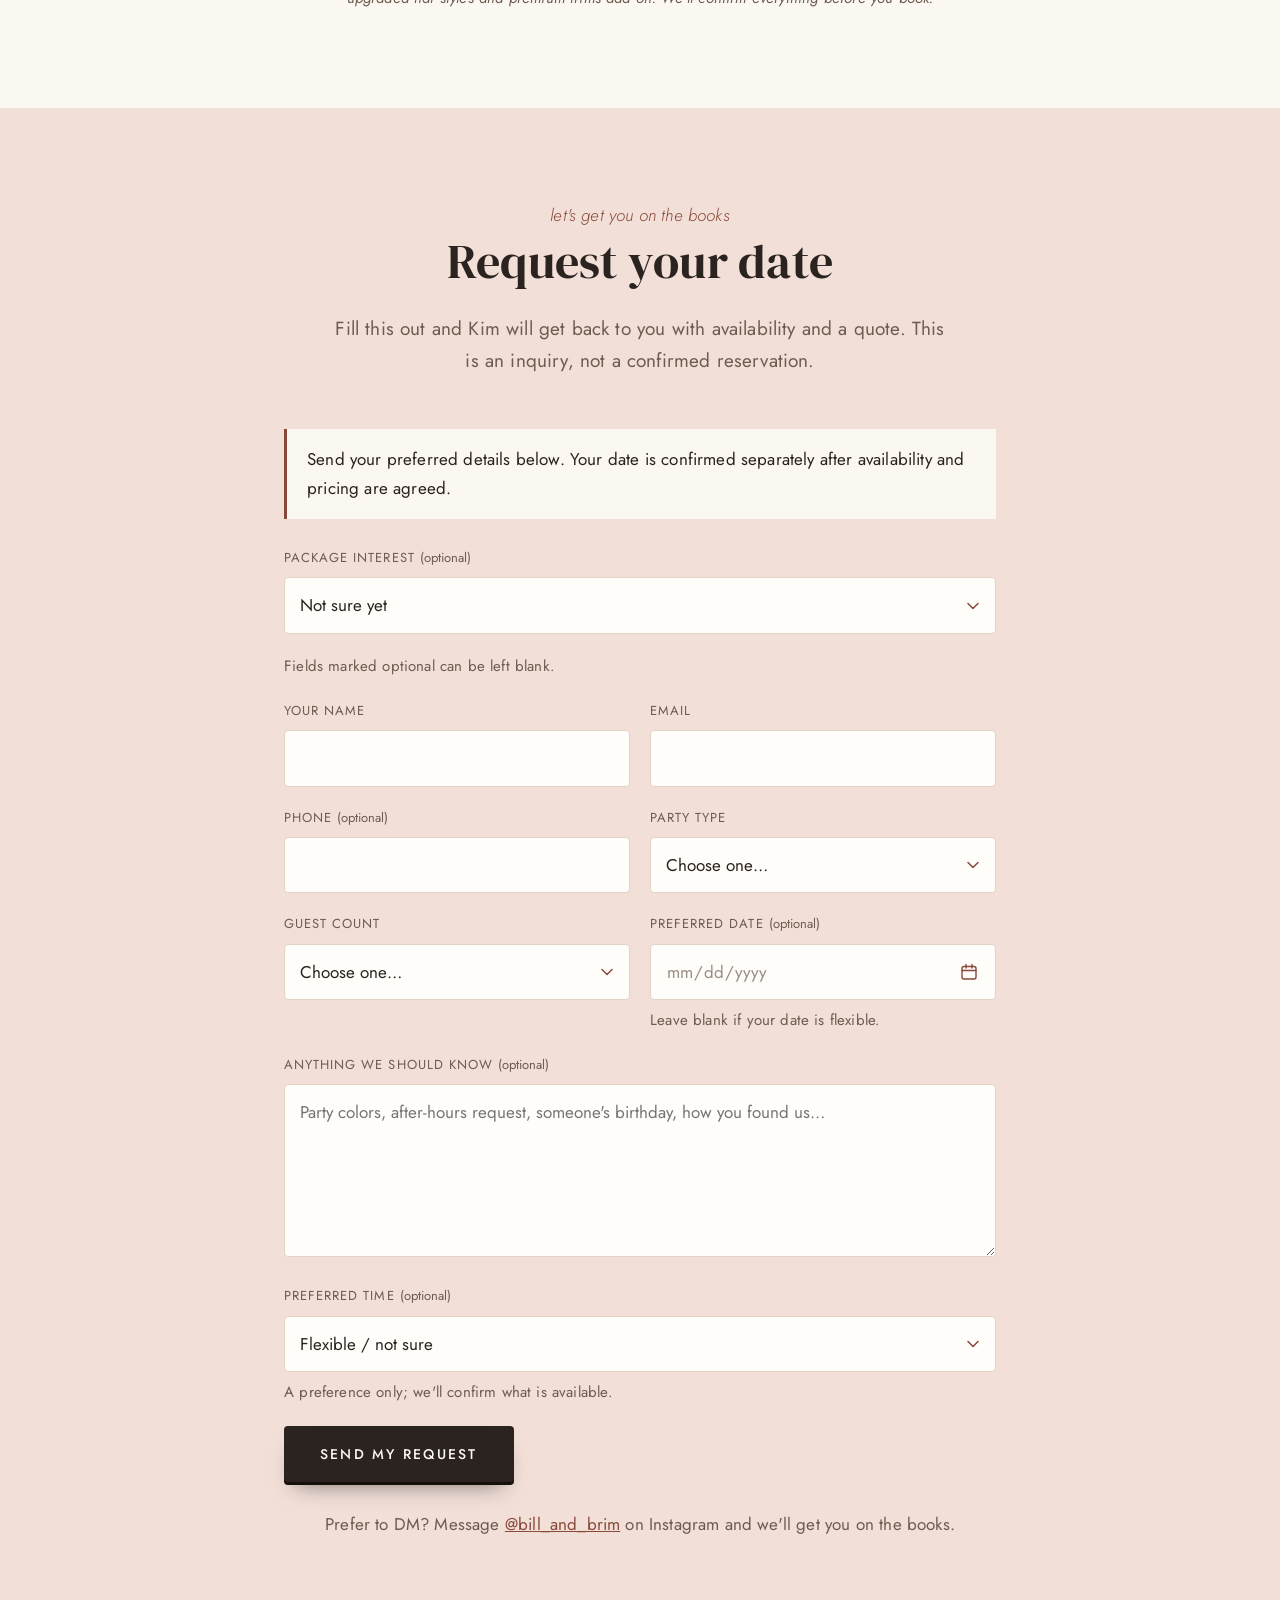
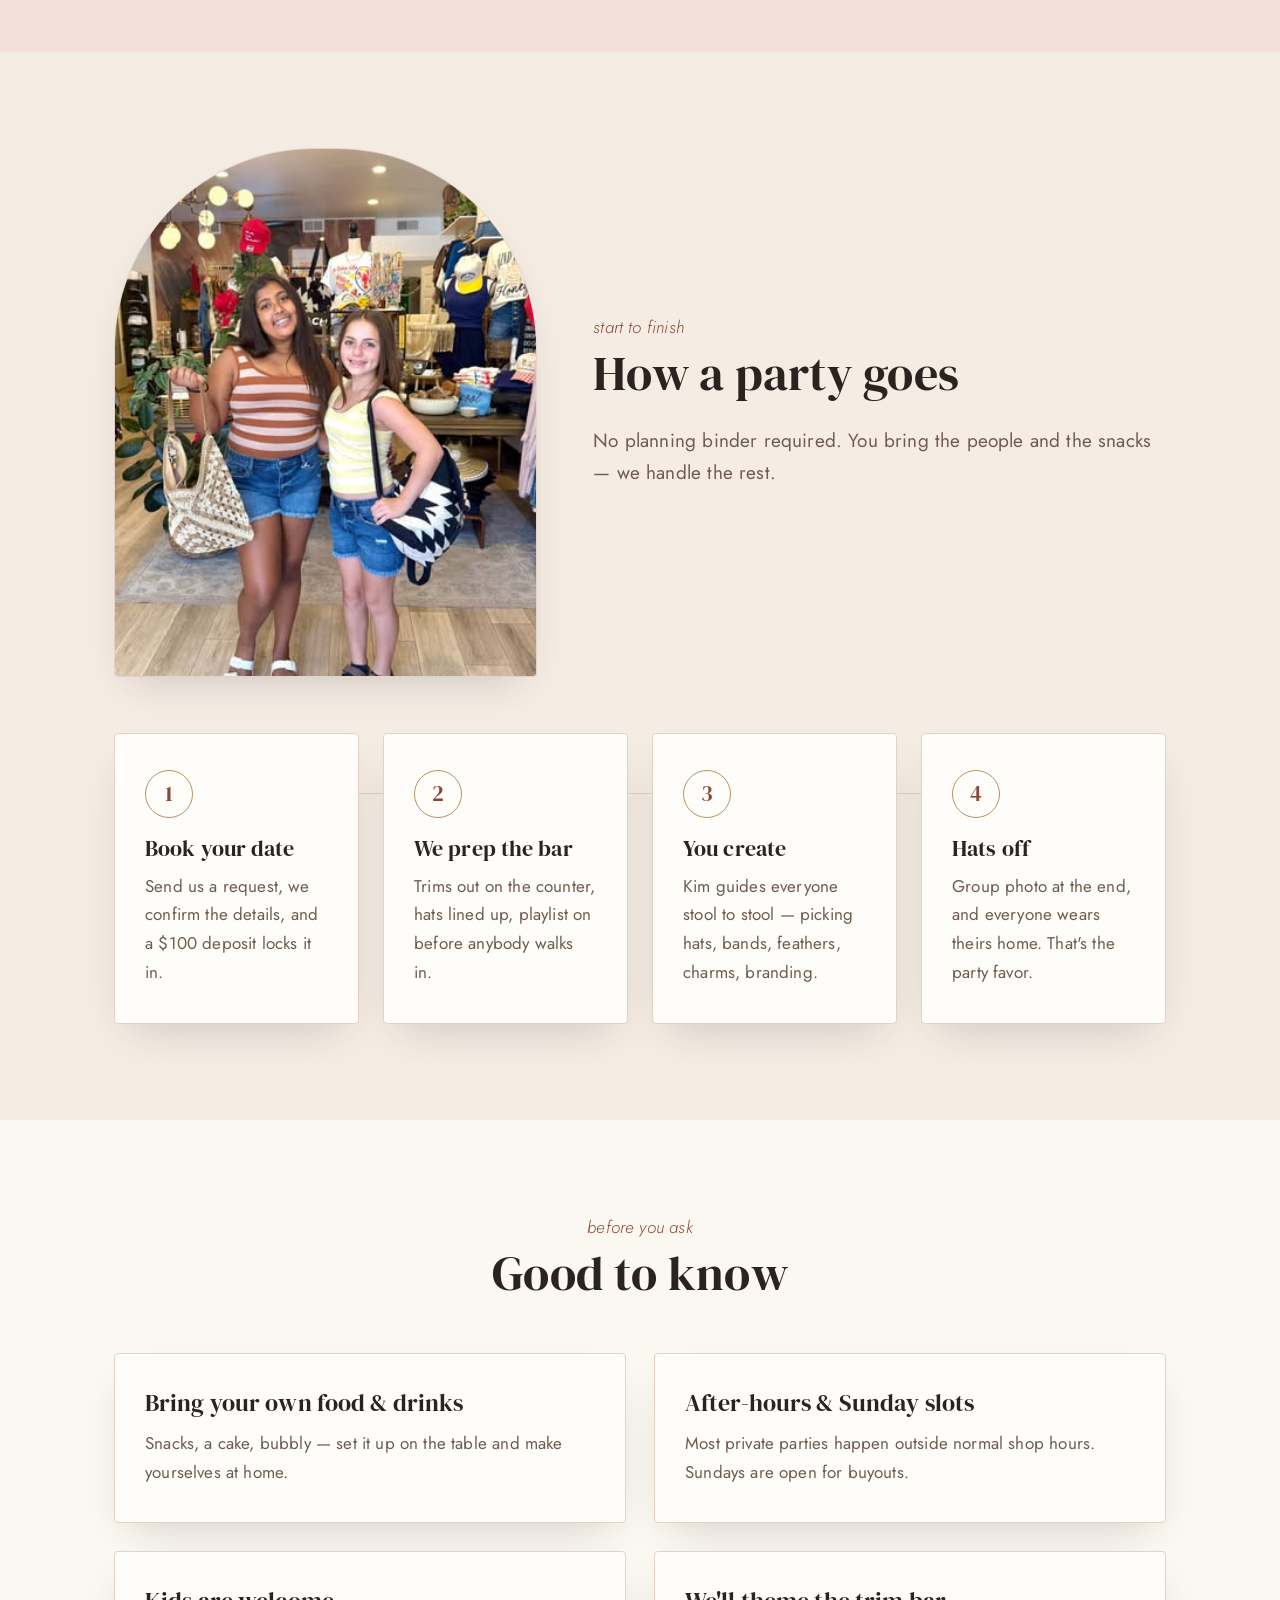
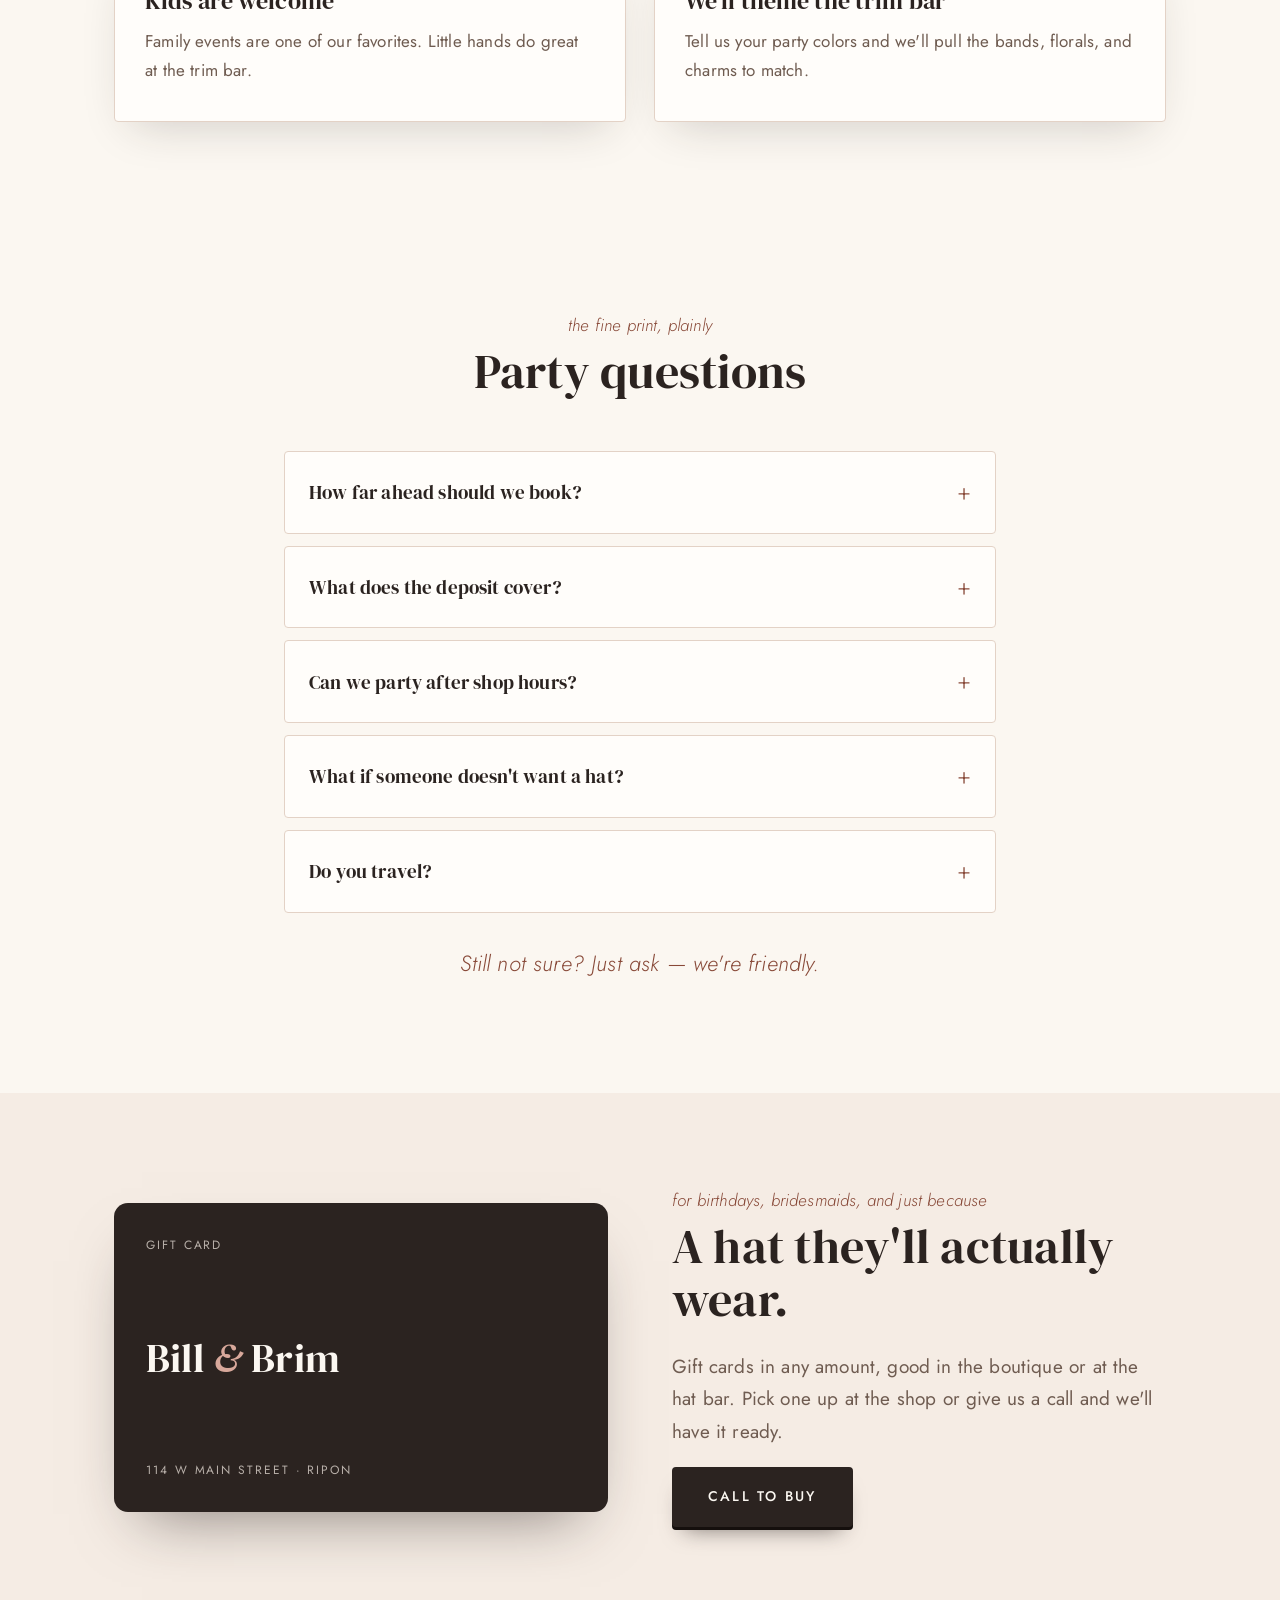
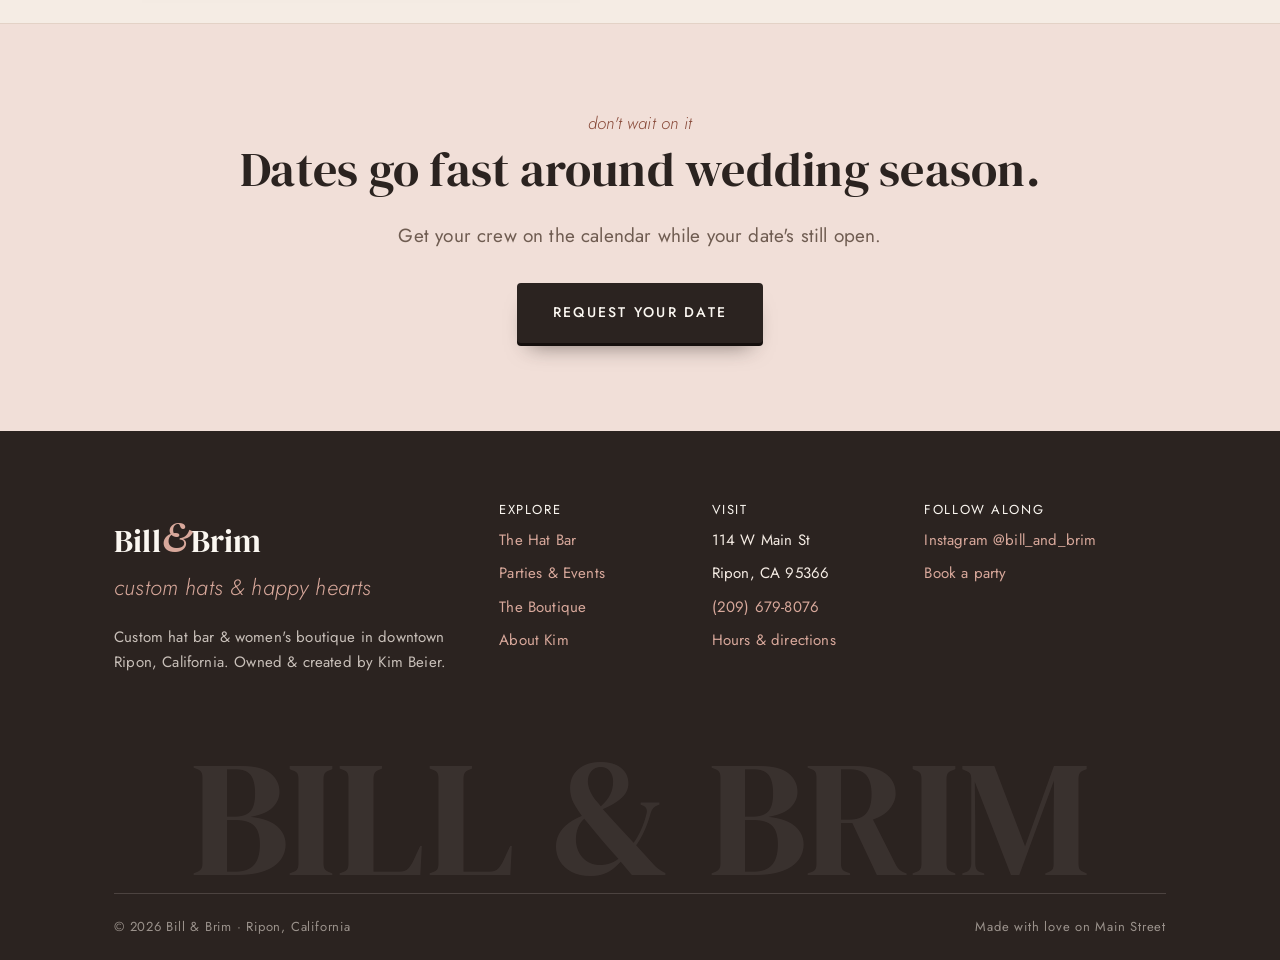
<file: parties.html>
<!DOCTYPE html>
<html lang="en">
<head>
<meta charset="UTF-8">
<meta name="viewport" content="width=device-width, initial-scale=1.0">
<title>Parties &amp; Events | Bill &amp; Brim — Ripon, CA</title>
<meta name="description" content="Book the hat bar at Bill & Brim in downtown Ripon for bachelorettes, birthdays, girls' nights, bridal showers, and team events. Everyone designs their own hat and wears it home. Private after-hours parties welcome.">
<link rel="canonical" href="https://bill-and-brim.vercel.app/parties.html">

<meta property="og:type" content="website">
<meta property="og:site_name" content="Bill &amp; Brim">
<meta property="og:title" content="Parties &amp; Events | Bill &amp; Brim — Ripon, CA">
<meta property="og:description" content="Book the hat bar for bachelorettes, birthdays, girls' nights, and team events. Everyone designs their own hat and wears it home.">
<meta property="og:image" content="https://bill-and-brim.vercel.app/assets/img/og-cover.jpg">
<meta property="og:image:width" content="1200">
<meta property="og:image:height" content="630">
<meta property="og:url" content="https://bill-and-brim.vercel.app/parties.html">
<meta name="twitter:card" content="summary_large_image">

<meta name="theme-color" content="#2B2320">
<link rel="icon" href="assets/img/favicon.png" sizes="any">
<link rel="apple-touch-icon" href="assets/img/favicon.png">
<link rel="preconnect" href="https://fonts.googleapis.com">
<link rel="preconnect" href="https://fonts.gstatic.com" crossorigin>
<link href="https://fonts.googleapis.com/css2?family=DM+Serif+Display:ital@0;1&family=Jost:ital,wght@0,300;0,400;0,500;1,300;1,400&display=swap" rel="stylesheet">
<link rel="stylesheet" href="css/style.css">
<script>document.documentElement.className += ' js';</script>
<style>
  /* parties-page-only styles */
  .page-hero .hero__actions { display: flex; gap: 16px; flex-wrap: wrap; margin-top: 32px; }
  /* the group sits low in the frame — favour faces over the wall above them */
  .page-hero__art .arch img { object-position: center 62%; }
  .page-hero__polaroid img { object-position: center 34%; }

  /* packages */
  .package .pkg-meta { margin: 0 0 6px; }
  .package .price { margin-bottom: 0; line-height: 1.1; }
  .package .price small { display: inline-block; line-height: 1.5; }
  .package--featured .pkg-meta { color: var(--rose); }
  .package--featured .price small { color: color-mix(in srgb, var(--oat) 70%, transparent); }
  .package--featured .btn--solid {
    background: var(--rose);
    border-color: var(--rose);
    color: var(--ink);
    box-shadow: 0 3px 0 var(--pumpkin), 0 14px 24px -12px rgba(0, 0, 0, .5);
  }
  @media (hover: hover) {
    .package--featured .btn--solid:hover {
      background: var(--cream);
      border-color: var(--cream);
      color: var(--ink);
      box-shadow: 0 5px 0 var(--rose), 0 20px 30px -14px rgba(0, 0, 0, .5);
    }
    .package--featured:hover { box-shadow: 0 26px 54px -20px rgba(43, 35, 32, .45); }
  }

  /* section intro paired with a photo */
  .party-intro {
    display: grid;
    grid-template-columns: .85fr 1.15fr;
    gap: 56px;
    align-items: center;
    margin-bottom: 56px;
  }
  .party-intro .arch { aspect-ratio: 4 / 5; }
  .party-intro .section-head { margin-bottom: 0; max-width: none; }

  /* four steps, connected by a hairline */
  .party-steps { display: grid; grid-template-columns: repeat(4, 1fr); gap: 24px; position: relative; }
  .party-steps::before {
    content: "";
    position: absolute;
    top: 60px;
    left: 12%;
    right: 12%;
    border-top: 1px solid var(--sand);
    z-index: 0;
  }
  .party-steps .card { position: relative; z-index: 1; }
  .party-steps .card h3 { font-size: var(--t-lg); }

  /* booking */
  .book-note { margin-top: 28px; text-align: center; font-size: var(--t-base); color: var(--ink-soft); }
  .form .btn { justify-self: start; }
  .deposit-note { max-width: 640px; margin: 30px auto 0; text-align: center; }

  .book-photo { max-width: 320px; margin: 0 auto 40px; }
  .book-photo .arch { aspect-ratio: 4 / 5; }
  .book-photo__cap { text-align: center; font-size: var(--t-xs); font-style: italic; color: var(--ink-soft); margin-top: 10px; }

  .hand-note {
    font-style: italic;
    font-weight: 300;
    font-size: var(--t-lg);
    line-height: 1.35;
    color: var(--terracotta);
    display: inline-block;
  }
  .hand-note-wrap { text-align: center; margin-top: 36px; }

  /* party gallery */
  .party-gallery { display: grid; grid-template-columns: 1.3fr 1fr 1fr; grid-template-rows: 1fr 1fr; gap: 12px; height: 560px; }
  .party-gallery figure { position: relative; margin: 0; overflow: hidden; border-radius: 4px; background: var(--sand); }
  .party-gallery figure:first-child { grid-row: span 2; }
  .party-gallery img { width: 100%; height: 100%; object-fit: cover; }
  .party-gallery figcaption { position: absolute; left: 0; right: 0; bottom: 0; padding: 28px 14px 12px; font-size: var(--t-sm); color: var(--cream); background: linear-gradient(transparent, rgba(43, 35, 32, .7)); }

  /* gift card */
  .gift { display: grid; grid-template-columns: 1fr 1fr; gap: 64px; align-items: center; }
  .gift__card { aspect-ratio: 1.6; background: var(--ink); color: var(--cream); border-radius: 14px; padding: 32px; display: flex; flex-direction: column; justify-content: space-between; box-shadow: 0 30px 60px -28px rgba(43, 35, 32, .55); }
  .gift__card .logo { font: 400 40px/1 var(--font-display); }
  .gift__card .logo .amp { color: var(--rose); }
  .gift__card small { letter-spacing: .16em; text-transform: uppercase; font-size: 12px; color: color-mix(in srgb, var(--oat) 70%, transparent); }
  .gift p { color: var(--ink-soft); font-size: var(--t-md); }

  @media (max-width: 760px) {
    .party-gallery { grid-template-columns: 1fr 1fr; grid-template-rows: auto; height: auto; }
    .party-gallery figure { aspect-ratio: 4 / 5; }
    .party-gallery figure:first-child { grid-column: span 2; grid-row: auto; aspect-ratio: 4 / 3; }
    .gift { grid-template-columns: 1fr; gap: 36px; }
    .gift__card { max-width: 420px; }
  }

  @media (max-width: 900px) {
    .party-intro { grid-template-columns: 1fr; gap: 36px; }
    .party-intro .arch { max-width: 340px; margin: 0 auto; }
    .party-steps { grid-template-columns: repeat(2, 1fr); }
    .party-steps::before { display: none; }
  }
  @media (max-width: 640px) {
    .party-steps { grid-template-columns: 1fr; }
    .form .btn { justify-self: stretch; }
  }
</style>
</head>
<body>

<a class="skip-link" href="#main">Skip to content</a>

<div class="topbar">Boutique &amp; Custom Hat Bar <span aria-hidden="true">&nbsp;·&nbsp;</span> Downtown Ripon</div>

<header class="nav">
  <div class="nav__inner">
    <a class="nav__brand" href="index.html">Bill<span class="amp">&amp;</span>Brim</a>
    <button class="nav__toggle" aria-expanded="false" aria-controls="site-menu">Menu</button>
    <ul class="nav__links" id="site-menu" aria-label="Main navigation">
      <li><a href="hat-bar.html">The Hat Bar</a></li>
      <li><a href="parties.html" class="is-active" aria-current="page">Parties &amp; Events</a></li>
      <li><a href="boutique.html">The Boutique</a></li>
      <li><a href="about.html">About Kim</a></li>
      <li><a href="visit.html">Visit</a></li>
      <li class="nav__cta"><a class="btn btn--solid btn--small" href="parties.html#book">Book a Party</a></li>
    </ul>
  </div>
</header>

<main id="main">

  <!-- PAGE HERO -->
  <section class="page-hero page-hero--split">
    <div class="wrap page-hero__inner">
      <div>
        <span class="eyebrow">let's celebrate you</span>
        <h1>Parties &amp; Events</h1>
        <p>Book the hat bar for your crew — everyone designs their own hat, everyone leaves with the best party favor ever.</p>
        <div class="page-hero__facts">
          <div><strong>4–20</strong><span class="label label--muted">Guests per party</span></div>
          <div><strong>$65</strong><span class="label label--muted">Per guest, starting</span></div>
          <div><strong>2 hrs</strong><span class="label label--muted">Start to finish</span></div>
        </div>
        <div class="hero__actions">
          <a class="btn btn--solid" href="#book">Request Your Date</a>
          <a class="btn btn--outline" href="#packages">See Packages</a>
        </div>
      </div>
      <div class="page-hero__art">
        <div class="arch"><img src="assets/img/princess-party.jpg" width="1080" height="1920" decoding="async" alt="A group of young women in matching custom trucker hats and pageant sashes posing together in the shop"></div>
        <div class="page-hero__polaroid"><img src="assets/img/hat-bee-trucker.jpg" width="1170" height="2076" decoding="async" alt="A finished trucker hat with a rhinestone crown, chenille B patch, and bee and daisy patches"></div>
      </div>
    </div>
  </section>

  <!-- PARTY GALLERY -->
  <section class="section section--tint">
    <div class="wrap">
      <div class="section-head section-head--center" data-stagger>
        <span class="eyebrow">real parties, real hats</span>
        <h2>Everybody leaves with a one-of-one.</h2>
      </div>
      <div class="party-gallery reveal">
        <figure><img src="assets/img/hat-horses.jpg" width="1170" height="2076" loading="lazy" decoding="async" alt="A tan trucker hat with a horse patch, a Hold Your Horses patch, and a checkered bow"><figcaption>Hold your horses</figcaption></figure>
        <figure><img src="assets/img/party-patches.jpg" width="612" height="527" loading="lazy" decoding="async" alt="A smiling customer in braids wearing her finished patch hat, friends beside her"><figcaption>Patches picked, hat built</figcaption></figure>
        <figure><img src="assets/img/shop-friends.jpg" width="360" height="640" loading="lazy" decoding="async" alt="Two friends posing in the boutique with their shopping bags"><figcaption>A Saturday with the girls</figcaption></figure>
        <figure><img src="assets/img/hat-pearl-fedora.jpg" width="737" height="587" loading="lazy" decoding="async" alt="A tan felt fedora with a pearl chain band and gold charms"><figcaption>Pearls and a fedora</figcaption></figure>
        <figure><img src="assets/img/hat-motherhood.jpg" width="360" height="640" loading="lazy" decoding="async" alt="A trucker hat embroidered with Motherhood, raising world changers full time"><figcaption>Motherhood, made to order</figcaption></figure>
      </div>
    </div>
  </section>

  <!-- PACKAGES -->
  <section class="section" id="packages">
    <div class="wrap">
      <div class="party-intro">
        <div class="arch reveal">
          <img src="assets/img/hat-bar-counter.jpg" width="360" height="640" loading="lazy" decoding="async" alt="Kim handing a customer a small charm across the shop counter, both laughing">
        </div>
        <div class="section-head" data-stagger>
          <span class="eyebrow">pick your party</span>
          <h2>Three ways to bring your people in.</h2>
          <p>Every package is a full run of the hat bar — hats, trims, and Kim walking your group through it stool to stool.</p>
        </div>
      </div>

      <div class="grid grid--3">

        <div class="card package reveal">
          <h3>Girls' Night</h3>
          <p class="label label--muted pkg-meta">4–7 guests · about 2 hours</p>
          <div class="price">$65<small>/guest &mdash; starting, trucker hats included</small></div>
          <ul>
            <li>A hat and styling for each guest</li>
            <li>Full run of the trim bar</li>
            <li>Party playlist going the whole time</li>
            <li>A photo moment set up for your group</li>
            <li>Bring your own snacks &amp; bubbly</li>
          </ul>
          <a class="btn btn--outline" href="#book" data-package="Girls' Night">Ask About This Package</a>
        </div>

        <div class="card package package--featured reveal reveal-d1">
          <span class="badge">Most Booked</span>
          <h3>The Bachelorette</h3>
          <p class="label pkg-meta">8–12 guests · private after-hours option</p>
          <div class="price">$75<small>/guest &mdash; starting</small></div>
          <ul>
            <li>Everything in Girls' Night</li>
            <li>Bride's hat free with 8+ guests</li>
            <li>Custom branding for the whole crew</li>
            <li>Reserved private bar time</li>
            <li>A "Mrs." charm for the bride</li>
          </ul>
          <a class="btn btn--solid" href="#book" data-package="The Bachelorette">Ask About This Package</a>
        </div>

        <div class="card package reveal reveal-d2">
          <h3>The Whole Barn</h3>
          <p class="label label--muted pkg-meta">Up to 20 guests · full private buyout</p>
          <div class="price">From $850<small>&nbsp;flat</small></div>
          <ul>
            <li>The entire shop to yourselves</li>
            <li>All hat styles available</li>
            <li>Corporate &amp; team events welcome</li>
            <li>Custom group branding</li>
            <li>Flexible scheduling, Sundays included</li>
          </ul>
          <a class="btn btn--outline" href="#book" data-package="The Whole Barn">Ask About This Package</a>
        </div>

      </div>

      <p class="price-note deposit-note reveal">$100 deposit holds your date and counts toward your total. Prices are starting points — upgraded hat styles and premium trims add on. We'll confirm everything before you book.</p>
    </div>
  </section>

  <!-- BOOKING -->
  <section class="section section--rose" id="book">
    <div class="wrap wrap--narrow">
      <div class="section-head section-head--center" data-stagger>
        <span class="eyebrow">let's get you on the books</span>
        <h2>Request your date</h2>
        <p>Fill this out and Kim will get back to you with availability and a quote. This is an inquiry, not a confirmed reservation.</p>
      </div>

      <p class="form-availability" id="form-availability" role="status">Online requests are not available yet. <a href="tel:+12096798076">Call us</a> or <a href="https://www.instagram.com/bill_and_brim/" target="_blank" rel="noopener">message us on Instagram</a> to ask about your date.</p>
      <form class="form reveal reveal-d1" aria-describedby="form-availability" action="https://formspree.io/f/xnpjvlvd" method="POST">
        <input type="hidden" name="_subject" value="New party request — Bill &amp; Brim">
        <input type="hidden" name="_next" value="https://bill-and-brim.vercel.app/thanks.html">

        <div>
          <label for="package">Package interest <span class="optional">(optional)</span></label>
          <select id="package" name="package">
            <option value="">Not sure yet</option>
            <option>Girls' Night</option>
            <option>The Bachelorette</option>
            <option>The Whole Barn</option>
          </select>
        </div>
        <p class="form-hint">Fields marked optional can be left blank.</p>
        <div class="row">
          <div>
            <label for="name">Your name</label>
            <input type="text" id="name" name="name" autocomplete="name" required>
          </div>
          <div>
            <label for="email">Email</label>
            <input type="email" id="email" name="email" autocomplete="email" required>
          </div>
        </div>

        <div class="row">
          <div>
            <label for="phone">Phone <span class="optional">(optional)</span></label>
            <input type="tel" id="phone" name="phone" autocomplete="tel">
          </div>
          <div>
            <label for="party-type">Party type</label>
            <select id="party-type" name="party type" required>
              <option value="">Choose one…</option>
              <option>Bachelorette</option>
              <option>Birthday</option>
              <option>Girls' Night</option>
              <option>Bridal Shower</option>
              <option>Corporate or Team</option>
              <option>Other</option>
            </select>
          </div>
        </div>

        <div class="row">
          <div>
            <label for="guests">Guest count</label>
            <select id="guests" name="guest count" required>
              <option value="">Choose one…</option>
              <option>4–7 guests</option>
              <option>8–12 guests</option>
              <option>13–20 guests</option>
              <option>More than 20 — let's talk</option>
            </select>
          </div>
          <div>
            <label for="date">Preferred date <span class="optional">(optional)</span></label>
            <input type="date" id="date" name="preferred date" aria-describedby="date-help">
            <p class="form-hint" id="date-help">Leave blank if your date is flexible.</p>
          </div>
        </div>

        <div>
          <label for="notes">Anything we should know <span class="optional">(optional)</span></label>
          <textarea id="notes" name="notes" rows="5" placeholder="Party colors, after-hours request, someone's birthday, how you found us…"></textarea>
        </div>

        <div class="gotcha" aria-hidden="true">
          <label for="company">Company</label>
          <input type="text" id="company" name="_gotcha" tabindex="-1" autocomplete="off">
        </div>

        <div>
          <label for="time">Preferred time <span class="optional">(optional)</span></label>
          <select id="time" name="preferred time">
            <option value="">Flexible / not sure</option>
            <option>Morning</option><option>Afternoon</option><option>Evening</option>
          </select>
          <p class="form-hint">A preference only; we'll confirm what is available.</p>
        </div>
        <button type="submit" class="btn btn--solid" disabled>Send My Request</button>
        <p class="form-status" id="form-status" role="status" tabindex="-1"></p>
      </form>

      <p class="book-note reveal reveal-d2">Prefer to DM? Message <a href="https://www.instagram.com/bill_and_brim/" target="_blank" rel="noopener">@bill_and_brim</a> on Instagram and we'll get you on the books.</p>
    </div>
  </section>

  <!-- HOW A PARTY GOES -->
  <section class="section section--tint">
    <div class="wrap">
      <div class="party-intro">
        <div class="arch reveal">
          <img src="assets/img/shop-friends.jpg" width="360" height="640" loading="lazy" decoding="async" alt="Two friends posing together with their shopping bags inside the Bill &amp; Brim shop">
        </div>
        <div class="section-head" data-stagger>
          <span class="eyebrow">start to finish</span>
          <h2>How a party goes</h2>
          <p>No planning binder required. You bring the people and the snacks — we handle the rest.</p>
        </div>
      </div>

      <div class="party-steps">
        <div class="card reveal">
          <div class="step__num">1</div>
          <h3>Book your date</h3>
          <p>Send us a request, we confirm the details, and a $100 deposit locks it in.</p>
        </div>
        <div class="card reveal reveal-d1">
          <div class="step__num">2</div>
          <h3>We prep the bar</h3>
          <p>Trims out on the counter, hats lined up, playlist on before anybody walks in.</p>
        </div>
        <div class="card reveal reveal-d2">
          <div class="step__num">3</div>
          <h3>You create</h3>
          <p>Kim guides everyone stool to stool — picking hats, bands, feathers, charms, branding.</p>
        </div>
        <div class="card reveal reveal-d3">
          <div class="step__num">4</div>
          <h3>Hats off</h3>
          <p>Group photo at the end, and everyone wears theirs home. That's the party favor.</p>
        </div>
      </div>
    </div>
  </section>

  <!-- GOOD TO KNOW -->
  <section class="section">
    <div class="wrap">
      <div class="section-head section-head--center" data-stagger>
        <span class="eyebrow">before you ask</span>
        <h2>Good to know</h2>
      </div>

      <div class="grid grid--2">
        <div class="card reveal">
          <h3>Bring your own food &amp; drinks</h3>
          <p>Snacks, a cake, bubbly — set it up on the table and make yourselves at home.</p>
        </div>
        <div class="card reveal reveal-d1">
          <h3>After-hours &amp; Sunday slots</h3>
          <p>Most private parties happen outside normal shop hours. Sundays are open for buyouts.</p>
        </div>
        <div class="card reveal reveal-d1">
          <h3>Kids are welcome</h3>
          <p>Family events are one of our favorites. Little hands do great at the trim bar.</p>
        </div>
        <div class="card reveal reveal-d2">
          <h3>We'll theme the trim bar</h3>
          <p>Tell us your party colors and we'll pull the bands, florals, and charms to match.</p>
        </div>
      </div>
    </div>
  </section>

  <!-- FAQ -->
  <section class="section">
    <div class="wrap wrap--narrow">
      <div class="section-head section-head--center" data-stagger>
        <span class="eyebrow">the fine print, plainly</span>
        <h2>Party questions</h2>
      </div>

      <div class="faq">
        <details class="reveal">
          <summary>How far ahead should we book?</summary>
          <p>Two to three weeks is usually plenty. Give yourself more runway for weekend dates near the holidays — those go first.</p>
        </details>
        <details class="reveal reveal-d1">
          <summary>What does the deposit cover?</summary>
          <p>The $100 deposit holds your date and counts toward your total. It's refundable up to 7 days before your party.</p>
        </details>
        <details class="reveal reveal-d1">
          <summary>Can we party after shop hours?</summary>
          <p>Yes — that's how most parties happen. Private groups book around normal shop hours, and Sundays are open for buyouts. <a href="visit.html">Current hours are on the Visit page.</a></p>
        </details>
        <details class="reveal reveal-d2">
          <summary>What if someone doesn't want a hat?</summary>
          <p>They can come hang out. Spectators are free — plenty of people show up for the company and end up at the bar anyway.</p>
        </details>
        <details class="reveal reveal-d2">
          <summary>Do you travel?</summary>
          <p>Ask us about pop-ups for large events. We'll tell you what's possible.</p>
        </details>
      </div>

      <p class="hand-note-wrap reveal reveal-d3"><span class="hand-note">Still not sure? Just ask — we're friendly.</span></p>
    </div>
  </section>

  <!-- GIFT CARDS -->
  <section class="section section--tint" id="gift-cards">
    <div class="wrap gift">
      <div class="gift__card reveal" aria-hidden="true">
        <small>gift card</small>
        <div class="logo">Bill<span class="amp"> &amp; </span>Brim</div>
        <small>114 W Main Street · Ripon</small>
      </div>
      <div class="reveal reveal-d1">
        <span class="eyebrow">for birthdays, bridesmaids, and just because</span>
        <h2>A hat they'll actually wear.</h2>
        <p>Gift cards in any amount, good in the boutique or at the hat bar. Pick one up at the shop or give us a call and we'll have it ready.</p>
        <a class="btn btn--solid" href="tel:+12096798076">Call to Buy</a>
      </div>
    </div>
  </section>

  <!-- CTA -->
  <section class="cta-band">
    <span class="eyebrow">don't wait on it</span>
    <h2>Dates go fast around wedding season.</h2>
    <p>Get your crew on the calendar while your date's still open.</p>
    <div class="cta-band__actions">
      <a class="btn btn--solid" href="#book">Request Your Date</a>
    </div>
  </section>

</main>

<footer class="footer">
  <div class="wrap">
    <div class="footer__grid">
      <div>
        <div class="footer__brand">Bill<span class="amp">&amp;</span>Brim</div>
        <p class="footer__tag">custom hats &amp; happy hearts</p>
        <p class="footer__blurb">Custom hat bar &amp; women's boutique in downtown Ripon, California. Owned &amp; created by Kim Beier.</p>
      </div>
      <div>
        <h4>Explore</h4>
        <ul>
          <li><a href="hat-bar.html">The Hat Bar</a></li>
          <li><a href="parties.html">Parties &amp; Events</a></li>
          <li><a href="boutique.html">The Boutique</a></li>
          <li><a href="about.html">About Kim</a></li>
        </ul>
      </div>
      <div>
        <h4>Visit</h4>
        <ul>
          <li>114 W Main St</li>
          <li>Ripon, CA 95366</li>
          <li><a href="tel:+12096798076">(209) 679-8076</a></li>
          <li><a href="visit.html">Hours &amp; directions</a></li>
        </ul>
      </div>
      <div>
        <h4>Follow Along</h4>
        <ul>
          <li><a href="https://www.instagram.com/bill_and_brim/" target="_blank" rel="noopener">Instagram @bill_and_brim</a></li>
          <li><a href="parties.html#book">Book a party</a></li>
        </ul>
      </div>
    </div>
  </div>
  <div class="footer__wordmark" aria-hidden="true">BILL &amp; BRIM</div>
  <div class="wrap">
    <div class="footer__bottom">
      <span>© 2026 Bill &amp; Brim · Ripon, California</span>
      <span>Made with love on Main Street</span>
    </div>
  </div>
</footer>

<script src="js/main.js"></script>
</body>
</html>
</file>
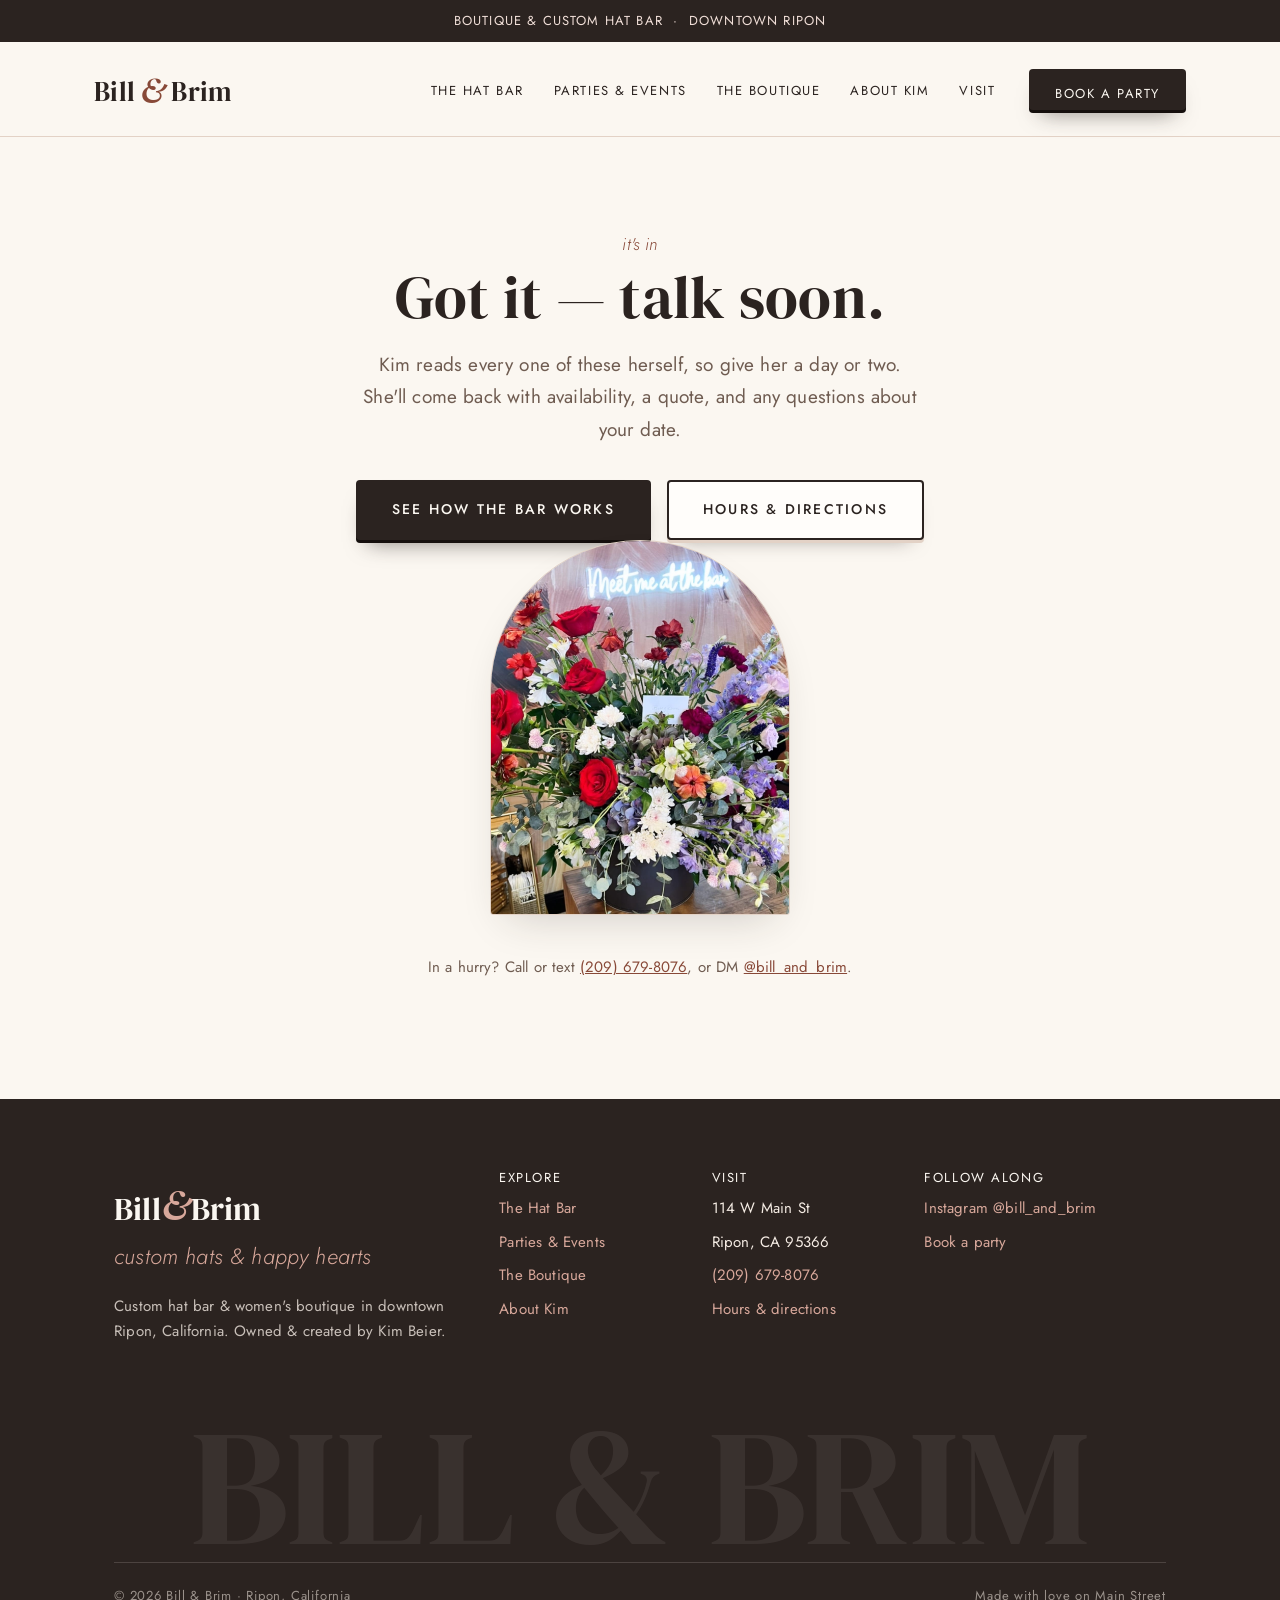
<file: thanks.html>
<!DOCTYPE html>
<html lang="en">
<head>
<meta charset="UTF-8">
<meta name="viewport" content="width=device-width, initial-scale=1.0">
<title>Request Sent | Bill &amp; Brim — Ripon, CA</title>
<meta name="description" content="Your party request is in. Kim will get back to you with availability and a quote.">
<meta name="robots" content="noindex">
<meta name="theme-color" content="#2B2320">
<link rel="icon" href="assets/img/favicon.png" sizes="any">
<link rel="apple-touch-icon" href="assets/img/favicon.png">
<link rel="preconnect" href="https://fonts.googleapis.com">
<link rel="preconnect" href="https://fonts.gstatic.com" crossorigin>
<link href="https://fonts.googleapis.com/css2?family=DM+Serif+Display:ital@0;1&family=Jost:ital,wght@0,300;0,400;0,500;1,300;1,400&display=swap" rel="stylesheet">
<link rel="stylesheet" href="css/style.css">
<script>document.documentElement.className += ' js';</script>
<style>
  /* thanks-only styles */
  .thanks { text-align: center; padding: 96px 0 104px; }
  .thanks h1 { margin-bottom: .3em; }
  .thanks .lead { font-size: var(--t-md); color: var(--ink-soft); max-width: 560px; margin: 0 auto 34px; }
  .thanks__art { max-width: 300px; margin: 0 auto 40px; }
  .thanks__art .arch { aspect-ratio: 4 / 5; }
  .thanks__next { display: flex; gap: 16px; flex-wrap: wrap; justify-content: center; }
  .thanks__meta { margin-top: 40px; font-size: var(--t-sm); color: var(--ink-soft); }
  .thanks__meta a { color: var(--terracotta); }
</style>
</head>
<body>

<a class="skip-link" href="#main">Skip to content</a>

<div class="topbar">Boutique &amp; Custom Hat Bar <span aria-hidden="true">&nbsp;·&nbsp;</span> Downtown Ripon</div>

<header class="nav">
  <div class="nav__inner">
    <a class="nav__brand" href="index.html">Bill<span class="amp">&amp;</span>Brim</a>
    <button class="nav__toggle" aria-expanded="false" aria-controls="site-menu">Menu</button>
    <ul class="nav__links" id="site-menu" aria-label="Main navigation">
      <li><a href="hat-bar.html">The Hat Bar</a></li>
      <li><a href="parties.html">Parties &amp; Events</a></li>
      <li><a href="boutique.html">The Boutique</a></li>
      <li><a href="about.html">About Kim</a></li>
      <li><a href="visit.html">Visit</a></li>
      <li class="nav__cta"><a class="btn btn--solid btn--small" href="parties.html#book">Book a Party</a></li>
    </ul>
  </div>
</header>

<main id="main">

  <section class="wrap wrap--narrow thanks">
    <span class="eyebrow">it's in</span>
    <h1>Got it — talk soon.</h1>
    <p class="lead">Kim reads every one of these herself, so give her a day or two. She'll come back with availability, a quote, and any questions about your date.</p>
    <div class="thanks__next">
      <a class="btn btn--solid" href="hat-bar.html">See How the Bar Works</a>
      <a class="btn btn--outline" href="visit.html">Hours &amp; Directions</a>
    </div>
    <div class="thanks__art">
      <div class="arch"><img src="assets/img/meet-me-at-the-bar.jpg" width="1170" height="2076" decoding="async" alt="A lush flower arrangement beneath the shop's neon 'Meet me at the bar' sign"></div>
    </div>
    <p class="thanks__meta">In a hurry? Call or text <a href="tel:+12096798076">(209) 679-8076</a>, or DM <a href="https://www.instagram.com/bill_and_brim/" target="_blank" rel="noopener">@bill_and_brim</a>.</p>
  </section>

</main>

<footer class="footer">
  <div class="wrap">
    <div class="footer__grid">
      <div>
        <div class="footer__brand">Bill<span class="amp">&amp;</span>Brim</div>
        <p class="footer__tag">custom hats &amp; happy hearts</p>
        <p class="footer__blurb">Custom hat bar &amp; women's boutique in downtown Ripon, California. Owned &amp; created by Kim Beier.</p>
      </div>
      <div>
        <h4>Explore</h4>
        <ul>
          <li><a href="hat-bar.html">The Hat Bar</a></li>
          <li><a href="parties.html">Parties &amp; Events</a></li>
          <li><a href="boutique.html">The Boutique</a></li>
          <li><a href="about.html">About Kim</a></li>
        </ul>
      </div>
      <div>
        <h4>Visit</h4>
        <ul>
          <li>114 W Main St</li>
          <li>Ripon, CA 95366</li>
          <li><a href="tel:+12096798076">(209) 679-8076</a></li>
          <li><a href="visit.html">Hours &amp; directions</a></li>
        </ul>
      </div>
      <div>
        <h4>Follow Along</h4>
        <ul>
          <li><a href="https://www.instagram.com/bill_and_brim/" target="_blank" rel="noopener">Instagram @bill_and_brim</a></li>
          <li><a href="parties.html#book">Book a party</a></li>
        </ul>
      </div>
    </div>
  </div>
  <div class="footer__wordmark" aria-hidden="true">BILL &amp; BRIM</div>
  <div class="wrap">
    <div class="footer__bottom">
      <span>© 2026 Bill &amp; Brim · Ripon, California</span>
      <span>Made with love on Main Street</span>
    </div>
  </div>
</footer>

<script src="js/main.js"></script>
</body>
</html>
</file>
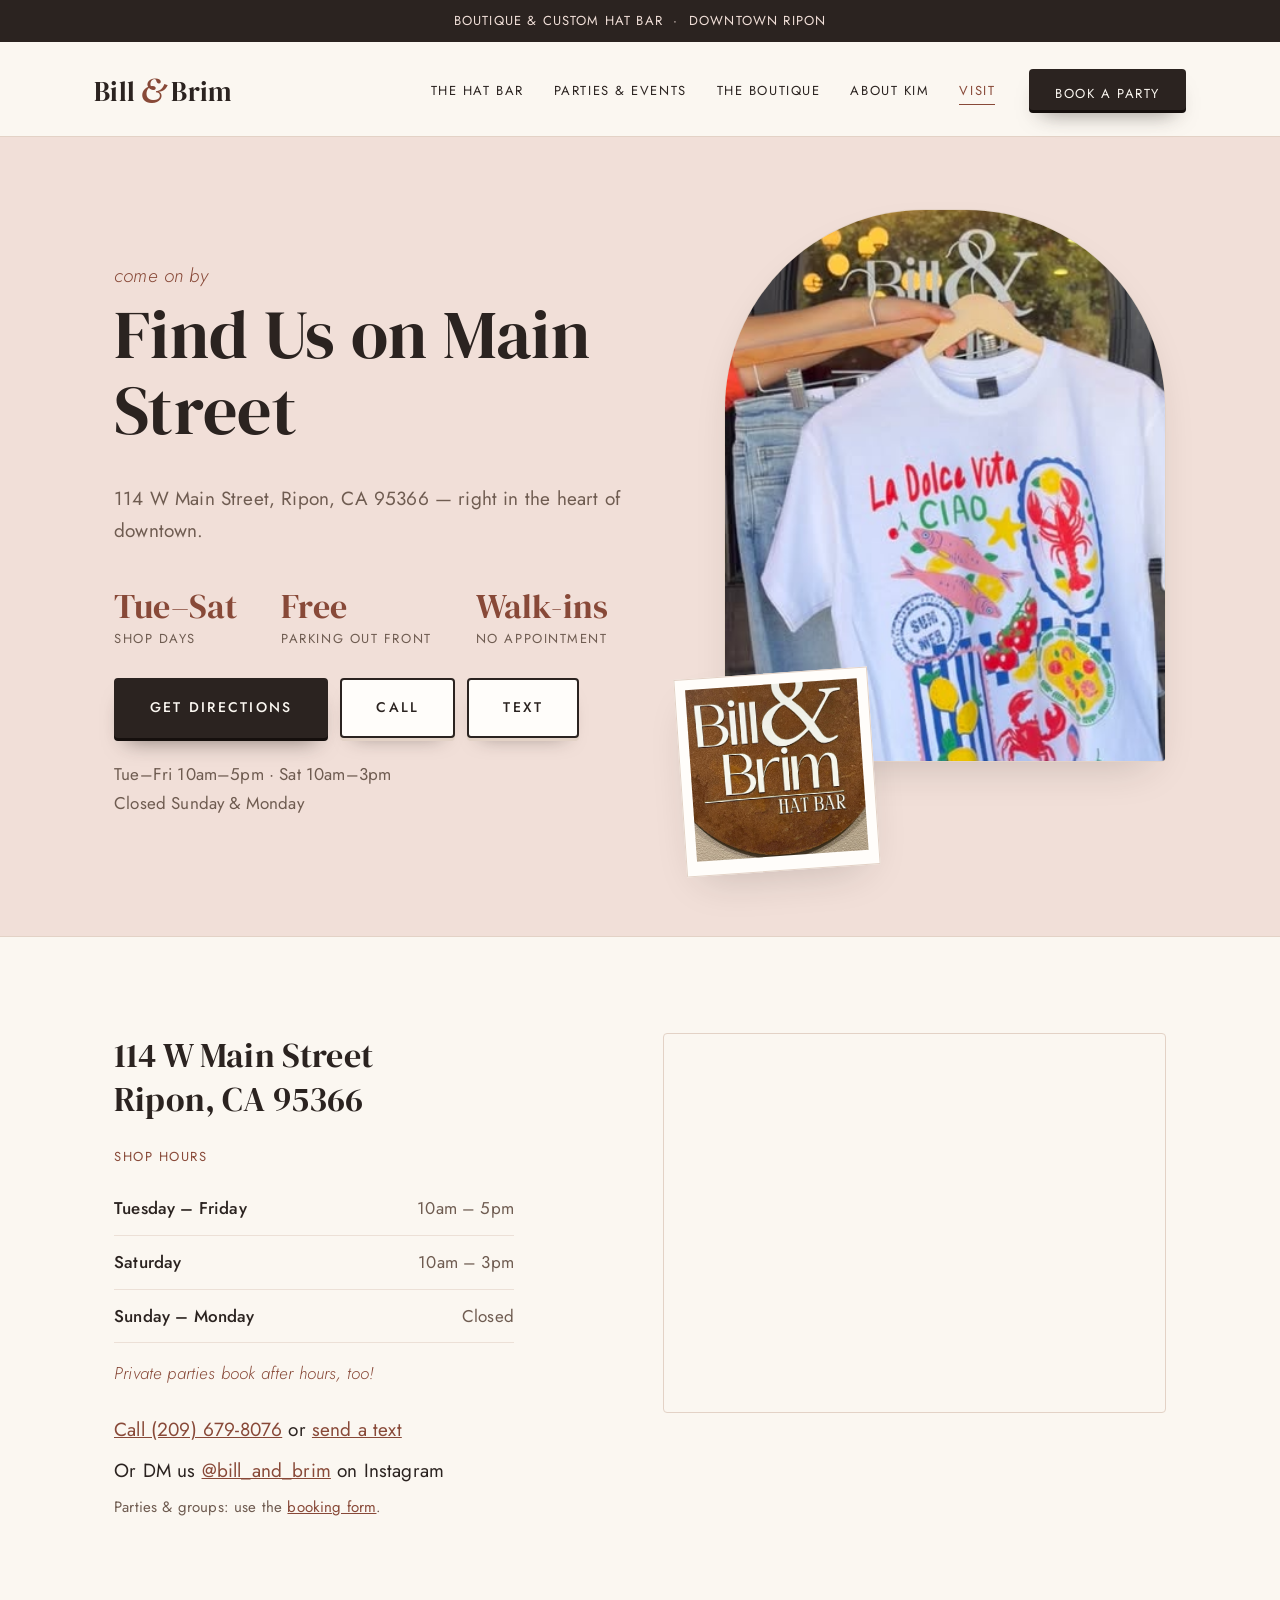
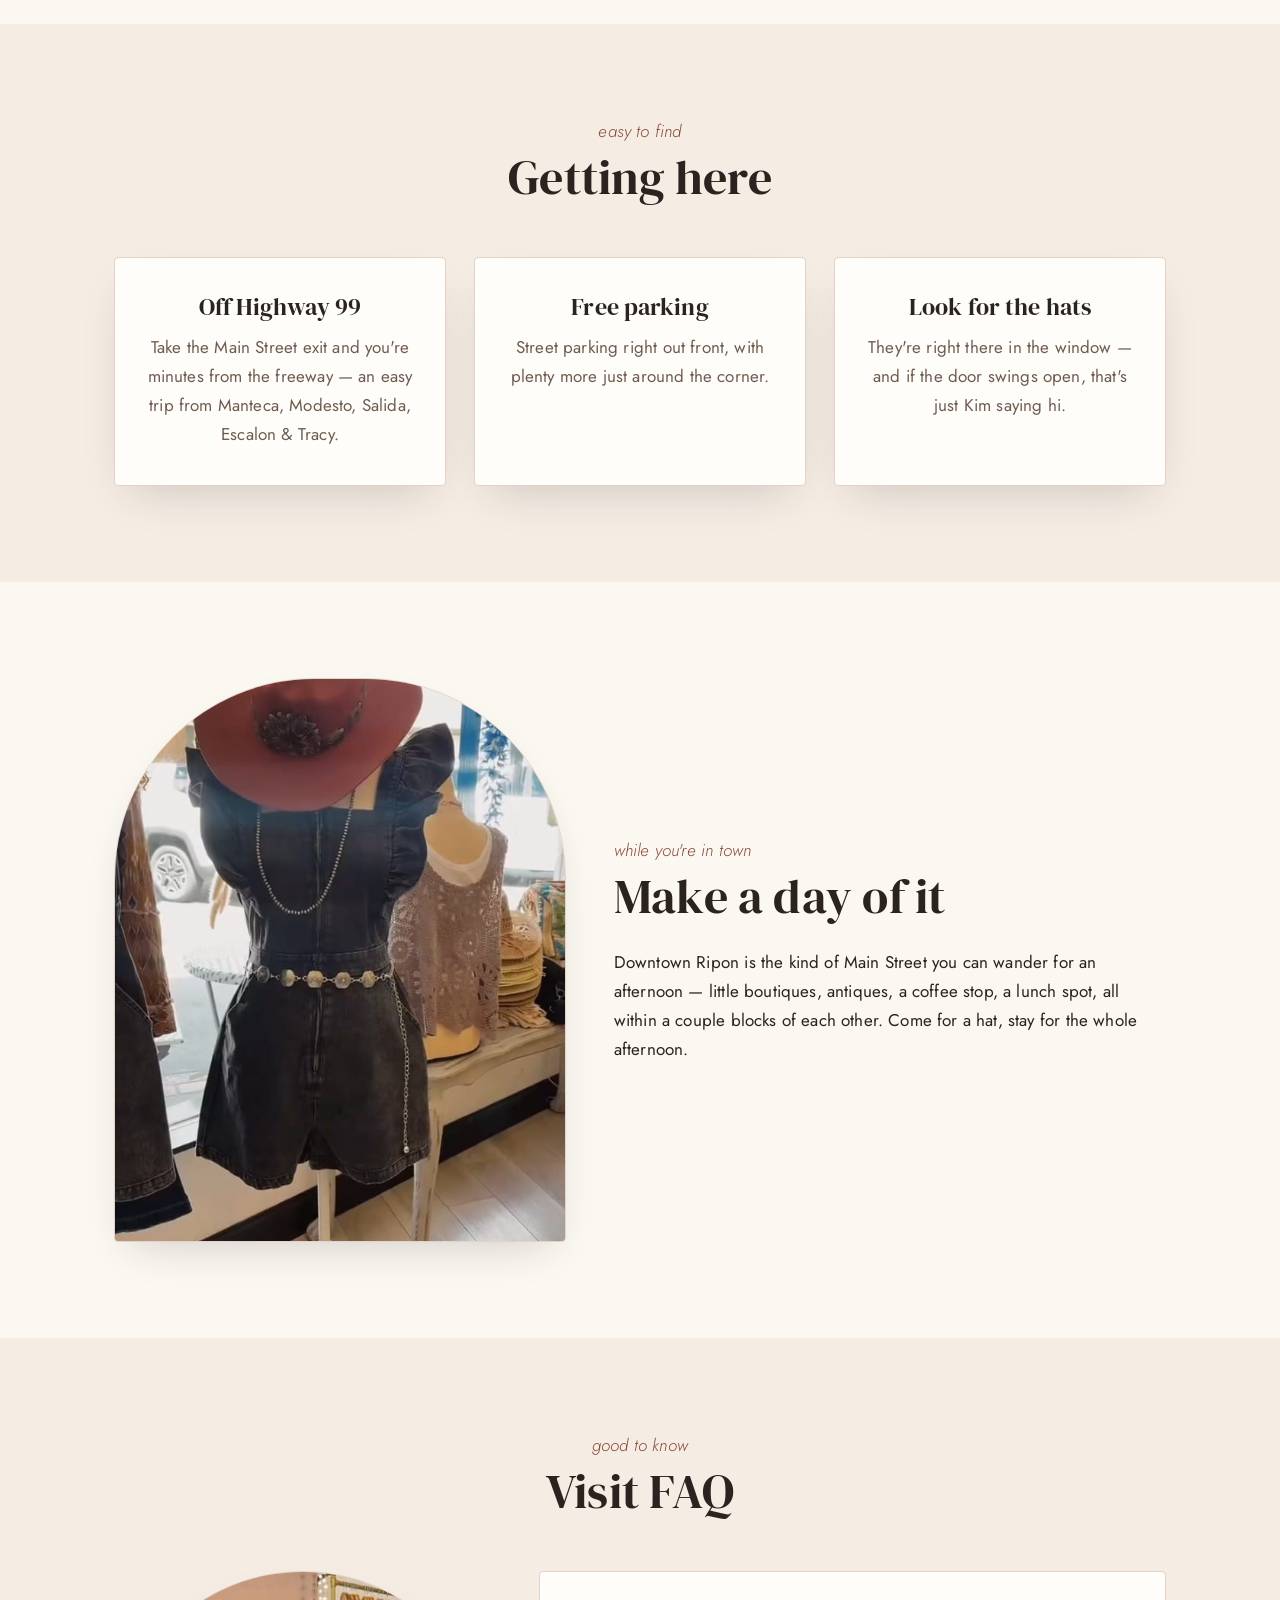
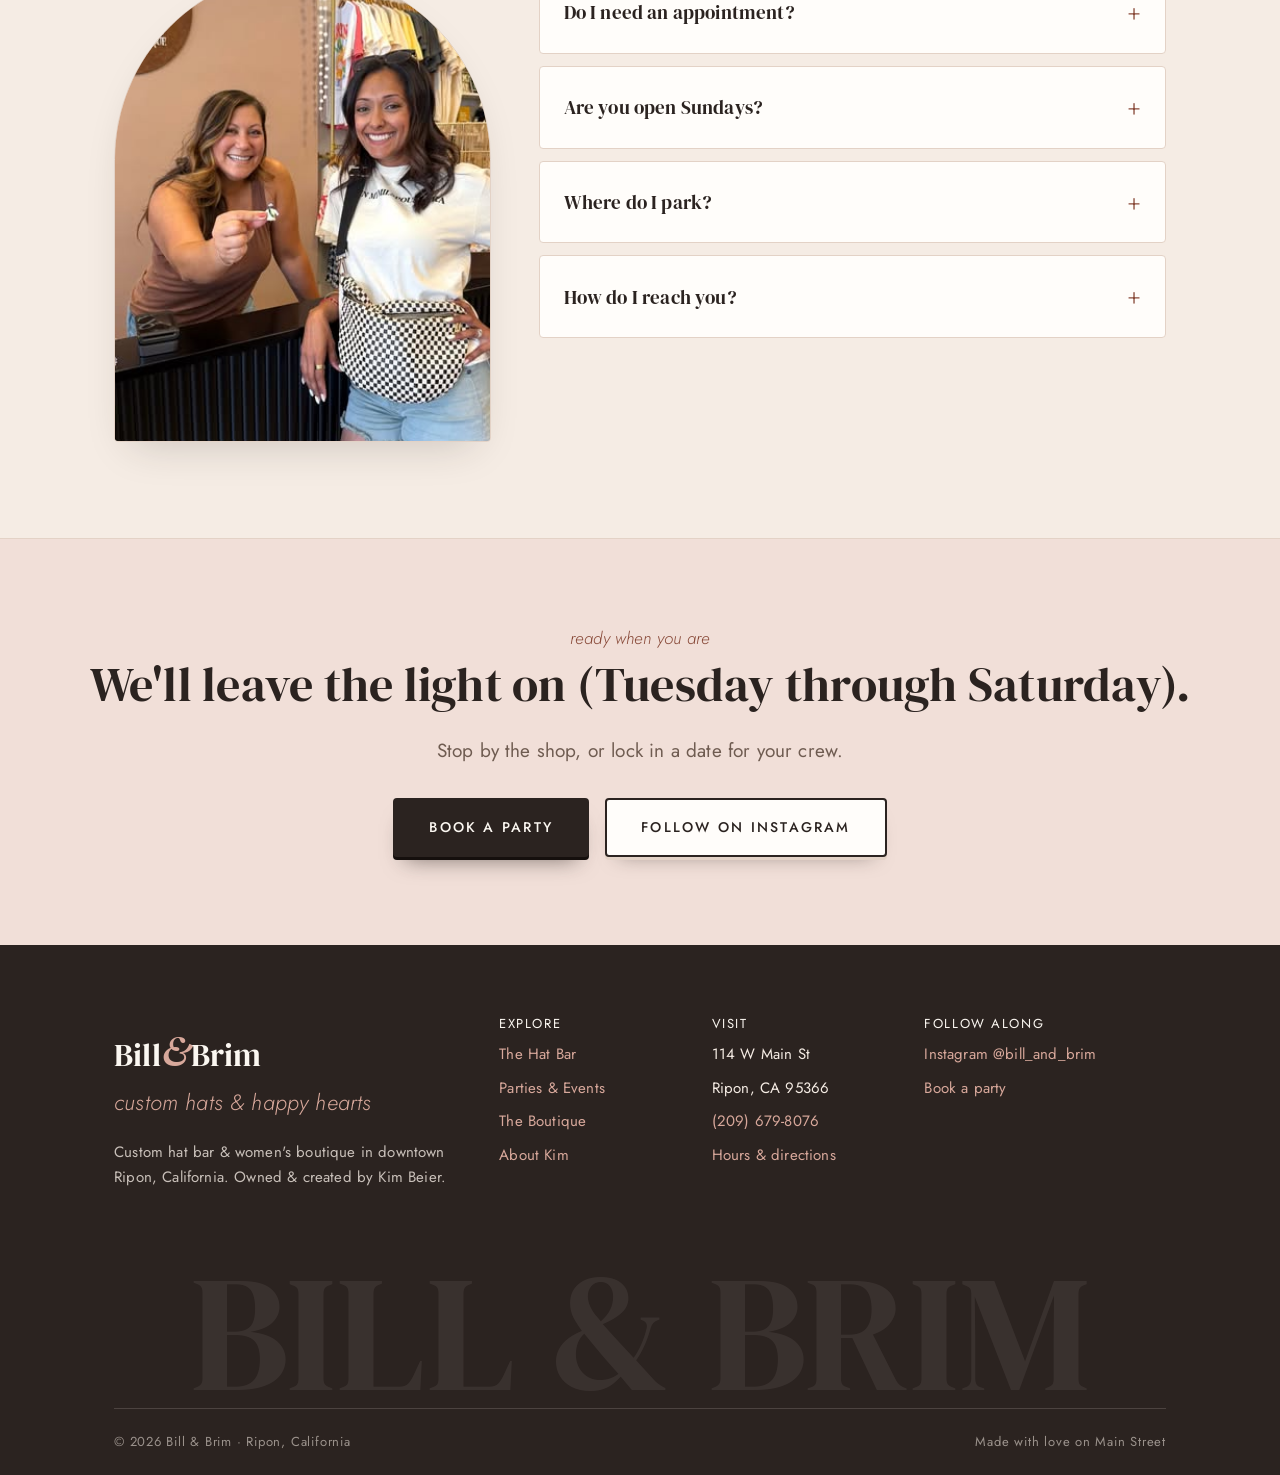
<file: visit.html>
<!DOCTYPE html>
<html lang="en">
<head>
<meta charset="UTF-8">
<meta name="viewport" content="width=device-width, initial-scale=1.0">
<title>Visit | Bill &amp; Brim — Ripon, CA</title>
<meta name="description" content="Visit Bill & Brim in downtown Ripon, CA — 114 W Main St. Hours, map, parking, and directions off Highway 99.">
<link rel="canonical" href="https://bill-and-brim.vercel.app/visit.html">

<meta property="og:type" content="website">
<meta property="og:site_name" content="Bill &amp; Brim">
<meta property="og:title" content="Visit | Bill &amp; Brim — Ripon, CA">
<meta property="og:description" content="114 W Main Street, downtown Ripon. Hours, map, parking, and directions off Highway 99.">
<meta property="og:image" content="https://bill-and-brim.vercel.app/assets/img/og-cover.jpg">
<meta property="og:image:width" content="1200">
<meta property="og:image:height" content="630">
<meta property="og:url" content="https://bill-and-brim.vercel.app/visit.html">
<meta name="twitter:card" content="summary_large_image">

<meta name="theme-color" content="#2B2320">
<link rel="icon" href="assets/img/favicon.png" sizes="any">
<link rel="apple-touch-icon" href="assets/img/favicon.png">
<link rel="preconnect" href="https://fonts.googleapis.com">
<link rel="preconnect" href="https://fonts.gstatic.com" crossorigin>
<link href="https://fonts.googleapis.com/css2?family=DM+Serif+Display:ital@0;1&family=Jost:ital,wght@0,300;0,400;0,500;1,300;1,400&display=swap" rel="stylesheet">
<link rel="stylesheet" href="css/style.css">
<script>document.documentElement.className += ' js';</script>
<style>
  /* visit-only styles */
  .visit-grid { display: grid; grid-template-columns: 1fr 1fr; gap: 46px; align-items: start; }
  .visit-address {
    font-family: var(--font-display);
    font-size: clamp(26px, 3vw, 34px);
    line-height: 1.3;
    margin-bottom: 26px;
  }
  .visit-note { font-style: italic; font-weight: 300; font-size: var(--t-base); color: var(--terracotta); margin-top: 16px; }
  .visit-contact { margin-top: 26px; }
  .visit-contact p { margin-bottom: 8px; font-size: var(--t-md); }
  .visit-contact a { color: var(--terracotta); }
  .visit-contact .note { font-size: var(--t-sm); color: var(--ink-soft); }
  .visit-map iframe { display: block; }
  .getting-here .card { text-align: center; }
  .day-grid { display: grid; grid-template-columns: .9fr 1.1fr; gap: 48px; align-items: center; }
  .day-grid .arch { aspect-ratio: 4 / 5; }
  .faq-grid { display: grid; grid-template-columns: .75fr 1.25fr; gap: 48px; align-items: start; }
  .faq-grid .arch { aspect-ratio: 4 / 5; }
  @media (max-width: 820px) {
    .visit-grid, .day-grid, .faq-grid { grid-template-columns: 1fr; }
    .day-grid .arch { max-width: 360px; margin: 0 auto; }
    .faq-grid .arch { max-width: 300px; margin: 0 auto; }
  }
</style>

<script type="application/ld+json">
{
  "@context": "https://schema.org",
  "@type": "ClothingStore",
  "name": "Bill & Brim",
  "description": "Custom hat bar and women's boutique in downtown Ripon, California.",
  "url": "https://bill-and-brim.vercel.app/",
  "telephone": "+1-209-679-8076",
  "image": "https://bill-and-brim.vercel.app/assets/img/og-cover.jpg",
  "address": {
    "@type": "PostalAddress",
    "streetAddress": "114 W Main St",
    "addressLocality": "Ripon",
    "addressRegion": "CA",
    "postalCode": "95366",
    "addressCountry": "US"
  },
  "sameAs": ["https://www.instagram.com/bill_and_brim/"],
  "openingHoursSpecification": [
    {
      "@type": "OpeningHoursSpecification",
      "dayOfWeek": ["Tuesday", "Wednesday", "Thursday", "Friday"],
      "opens": "10:00",
      "closes": "17:00"
    },
    {
      "@type": "OpeningHoursSpecification",
      "dayOfWeek": "Saturday",
      "opens": "10:00",
      "closes": "15:00"
    }
  ]
}
</script>
</head>
<body>

<a class="skip-link" href="#main">Skip to content</a>

<div class="topbar">Boutique &amp; Custom Hat Bar <span aria-hidden="true">&nbsp;·&nbsp;</span> Downtown Ripon</div>

<header class="nav">
  <div class="nav__inner">
    <a class="nav__brand" href="index.html">Bill<span class="amp">&amp;</span>Brim</a>
    <button class="nav__toggle" aria-expanded="false" aria-controls="site-menu">Menu</button>
    <ul class="nav__links" id="site-menu" aria-label="Main navigation">
      <li><a href="hat-bar.html">The Hat Bar</a></li>
      <li><a href="parties.html">Parties &amp; Events</a></li>
      <li><a href="boutique.html">The Boutique</a></li>
      <li><a href="about.html">About Kim</a></li>
      <li><a href="visit.html" class="is-active" aria-current="page">Visit</a></li>
      <li class="nav__cta"><a class="btn btn--solid btn--small" href="parties.html#book">Book a Party</a></li>
    </ul>
  </div>
</header>

<main id="main">

  <!-- PAGE HERO -->
  <section class="page-hero page-hero--split">
    <div class="wrap page-hero__inner">
      <div>
        <span class="eyebrow">come on by</span>
        <h1>Find Us on Main Street</h1>
        <p>114 W Main Street, Ripon, CA 95366 — right in the heart of downtown.</p>
        <div class="page-hero__facts">
          <div><strong>Tue–Sat</strong><span class="label label--muted">Shop days</span></div>
          <div><strong>Free</strong><span class="label label--muted">Parking out front</span></div>
          <div><strong>Walk-ins</strong><span class="label label--muted">No appointment</span></div>
        </div>
        <div class="hero__actions visit-actions">
          <a class="btn btn--solid" href="https://www.google.com/maps/dir/?api=1&amp;destination=114+W+Main+St,+Ripon,+CA+95366" target="_blank" rel="noopener">Get Directions</a>
          <a class="btn btn--outline" href="tel:+12096798076">Call</a>
          <a class="btn btn--outline" href="sms:+12096798076">Text</a>
        </div>
        <p class="visit-quick-hours">Tue–Fri 10am–5pm · Sat 10am–3pm<br>Closed Sunday &amp; Monday</p>
      </div>
      <div class="page-hero__art">
        <div class="arch"><img src="assets/img/storefront-tee.jpg" width="361" height="640" decoding="async" alt="A graphic tee held up in the shop doorway, with the Bill &amp; Brim window decal and Main Street behind it"></div>
        <div class="page-hero__polaroid"><img src="assets/img/sign-hat-bar.jpg" width="900" height="1597" decoding="async" alt="Close-up of the round rusted-metal Bill &amp; Brim wall sign"></div>
      </div>
    </div>
  </section>

  <!-- ADDRESS / HOURS / MAP -->
  <section class="section">
    <div class="wrap">
      <div class="visit-grid">
        <div class="reveal">
          <p class="visit-address">114 W Main Street<br>Ripon, CA 95366</p>
          <h3 class="label">Shop Hours</h3>
          <ul class="hours-list">
            <li><strong>Tuesday – Friday</strong><span>10am – 5pm</span></li>
            <li><strong>Saturday</strong><span>10am – 3pm</span></li>
            <li><strong>Sunday – Monday</strong><span>Closed</span></li>
          </ul>
          <p class="visit-note">Private parties book after hours, too!</p>
          <div class="visit-contact">
            <p><a href="tel:+12096798076">Call (209) 679-8076</a> or <a href="sms:+12096798076">send a text</a></p>
            <p>Or DM us <a href="https://www.instagram.com/bill_and_brim/" target="_blank" rel="noopener">@bill_and_brim</a> on Instagram</p>
            <p class="note">Parties &amp; groups: use the <a href="parties.html#book">booking form</a>.</p>
          </div>
        </div>
        <div class="visit-map reveal reveal-d1">
          <iframe src="https://www.google.com/maps?q=114+W+Main+St,+Ripon,+CA+95366&output=embed" width="100%" height="380" style="border:1px solid var(--sand); border-radius:4px;" loading="lazy" title="Map to Bill &amp; Brim"></iframe>
        </div>
      </div>
    </div>
  </section>

  <!-- GETTING HERE -->
  <section class="section section--tint">
    <div class="wrap">
      <div class="section-head section-head--center" data-stagger>
        <span class="eyebrow">easy to find</span>
        <h2>Getting here</h2>
      </div>
      <div class="grid grid--3 getting-here">
        <div class="card reveal">
          <h3>Off Highway 99</h3>
          <p>Take the Main Street exit and you're minutes from the freeway — an easy trip from Manteca, Modesto, Salida, Escalon &amp; Tracy.</p>
        </div>
        <div class="card reveal reveal-d1">
          <h3>Free parking</h3>
          <p>Street parking right out front, with plenty more just around the corner.</p>
        </div>
        <div class="card reveal reveal-d2">
          <h3>Look for the hats</h3>
          <p>They're right there in the window — and if the door swings open, that's just Kim saying hi.</p>
        </div>
      </div>
    </div>
  </section>

  <!-- MAKE A DAY OF IT -->
  <section class="section">
    <div class="wrap">
      <div class="day-grid">
        <div class="arch reveal">
          <img src="assets/img/window-denim.jpg" width="590" height="1027" loading="lazy" decoding="async" alt="A window mannequin styled in a black denim romper, silver concho belt, and rust-red felt cowboy hat">
        </div>
        <div class="reveal reveal-d1">
          <span class="eyebrow">while you're in town</span>
          <h2>Make a day of it</h2>
          <p>Downtown Ripon is the kind of Main Street you can wander for an afternoon — little boutiques, antiques, a coffee stop, a lunch spot, all within a couple blocks of each other. Come for a hat, stay for the whole afternoon.</p>
        </div>
      </div>
    </div>
  </section>

  <!-- FAQ -->
  <section class="section section--tint">
    <div class="wrap">
      <div class="section-head section-head--center" data-stagger>
        <span class="eyebrow">good to know</span>
        <h2>Visit FAQ</h2>
      </div>
      <div class="faq-grid">
        <div class="arch reveal">
          <img src="assets/img/hat-bar-counter.jpg" width="360" height="640" loading="lazy" decoding="async" alt="Kim handing a customer a small charm across the shop counter, both laughing">
        </div>
        <div class="faq reveal reveal-d1">
          <details>
            <summary>Do I need an appointment?</summary>
            <p>Nope — walk-ins are welcome during shop hours. Groups of 4 or more should book ahead so we can save enough stools.</p>
          </details>
          <details>
            <summary>Are you open Sundays?</summary>
            <p>The shop's closed Sundays and Mondays, but private parties can still book for a Sunday.</p>
          </details>
          <details>
            <summary>Where do I park?</summary>
            <p>Free street parking right out front.</p>
          </details>
          <details>
            <summary>How do I reach you?</summary>
            <p>Call or text us at <a href="tel:+12096798076">(209) 679-8076</a> — that's the fastest way. An Instagram DM to <a href="https://www.instagram.com/bill_and_brim/" target="_blank" rel="noopener">@bill_and_brim</a> works too.</p>
          </details>
        </div>
      </div>
    </div>
  </section>

  <!-- CTA -->
  <section class="cta-band">
    <span class="eyebrow">ready when you are</span>
    <h2>We'll leave the light on (Tuesday through Saturday).</h2>
    <p>Stop by the shop, or lock in a date for your crew.</p>
    <div class="cta-band__actions">
      <a class="btn btn--solid" href="parties.html#book">Book a Party</a>
      <a class="btn btn--outline" href="https://www.instagram.com/bill_and_brim/" target="_blank" rel="noopener">Follow on Instagram</a>
    </div>
  </section>

</main>

<footer class="footer">
  <div class="wrap">
    <div class="footer__grid">
      <div>
        <div class="footer__brand">Bill<span class="amp">&amp;</span>Brim</div>
        <p class="footer__tag">custom hats &amp; happy hearts</p>
        <p class="footer__blurb">Custom hat bar &amp; women's boutique in downtown Ripon, California. Owned &amp; created by Kim Beier.</p>
      </div>
      <div>
        <h4>Explore</h4>
        <ul>
          <li><a href="hat-bar.html">The Hat Bar</a></li>
          <li><a href="parties.html">Parties &amp; Events</a></li>
          <li><a href="boutique.html">The Boutique</a></li>
          <li><a href="about.html">About Kim</a></li>
        </ul>
      </div>
      <div>
        <h4>Visit</h4>
        <ul>
          <li>114 W Main St</li>
          <li>Ripon, CA 95366</li>
          <li><a href="tel:+12096798076">(209) 679-8076</a></li>
          <li><a href="visit.html">Hours &amp; directions</a></li>
        </ul>
      </div>
      <div>
        <h4>Follow Along</h4>
        <ul>
          <li><a href="https://www.instagram.com/bill_and_brim/" target="_blank" rel="noopener">Instagram @bill_and_brim</a></li>
          <li><a href="parties.html#book">Book a party</a></li>
        </ul>
      </div>
    </div>
  </div>
  <div class="footer__wordmark" aria-hidden="true">BILL &amp; BRIM</div>
  <div class="wrap">
    <div class="footer__bottom">
      <span>© 2026 Bill &amp; Brim · Ripon, California</span>
      <span>Made with love on Main Street</span>
    </div>
  </div>
</footer>

<script src="js/main.js"></script>
</body>
</html>
</file>
<file: css/style.css>
/* ============================================================
   BILL & BRIM — Hat Bar & Boutique, Ripon CA
   Blush editorial · high-contrast serif, soft light
   Palette drawn from the shop itself: blush walls, wood sign,
   charcoal B&W graphics, brass fixtures.
   ============================================================ */

:root {
  /* palette */
  --cream:        #FBF7F1;   /* ivory paper */
  --oat:          #F5ECE4;   /* warm cream tint */
  --sand:         #E3D2C6;   /* soft border tone */
  --butterscotch: #B9925F;   /* brass / gold */
  --pumpkin:      #B87F6A;   /* clay rose */
  --terracotta:   #884938;   /* rosewood — primary accent */
  --maple:        #7C4335;   /* deep rosewood */
  --rose:         #D8A89B;   /* dusty rose */
  --rose-soft:    #F1DFD8;   /* blush wall */
  --olive:        #8A7767;   /* warm taupe */
  --ink:          #2B2320;   /* charcoal espresso */
  --ink-soft:     #6F5C51;

  /* type families */
  --font-display: "DM Serif Display", Georgia, serif;
  --font-body:    "Jost", "Segoe UI", sans-serif;

  /* type scale — every size on the site comes from here */
  --t-2xs:  13px;  /* uppercase labels */
  --t-xs:   13px;    /* buttons, fine print */
  --t-sm:   15px;    /* captions, list text */
  --t-base: 17px;    /* body */
  --t-md:   19px;    /* leads, intro paragraphs */
  --t-lg:   22px;    /* small display */
  --t-xl:   24px;    /* card headings */
  --t-2xl:  27px;    /* sub-headings */
  --t-3xl:  34px;    /* large display */

  --track: .12em;             /* one letter-spacing for all uppercase labels */
  --radius: 4px;
  --shadow: 0 18px 44px -18px rgba(43, 35, 32, .22);
  --ease: cubic-bezier(.22, 1, .36, 1);
}

/* ---------- reset-ish ---------- */
*, *::before, *::after { box-sizing: border-box; }
html { scroll-behavior: smooth; -webkit-text-size-adjust: 100%; }
body {
  margin: 0;
  font-family: var(--font-body);
  font-size: var(--t-base);
  font-weight: 400;
  line-height: 1.7;
  letter-spacing: .01em;
  color: var(--ink);
  background-color: var(--cream);
}
/* height:auto is required — the width/height attributes on every <img> are
   presentational hints, and without this they lock the rendered height. */
img, svg { max-width: 100%; height: auto; display: block; }
a { color: var(--terracotta); }
h1, h2, h3, h4 { font-family: var(--font-display); font-weight: 400; line-height: 1.12; margin: 0 0 .5em; letter-spacing: .005em; }
h1 { font-size: clamp(38px, 5.5vw, 60px); }
h2 { font-size: clamp(32px, 4.5vw, 48px); }
em, .swash, .amp { font-style: italic; }
p { margin: 0 0 1em; }
strong { font-weight: 500; }

.wrap { max-width: 1100px; margin: 0 auto; padding: 0 24px; }
.wrap--narrow { max-width: 760px; }

/* ---------- keyboard focus ---------- */
:focus-visible {
  outline: 2px solid var(--terracotta);
  outline-offset: 3px;
  border-radius: 2px;
}
.section--ink :focus-visible,
.footer :focus-visible,
.topbar :focus-visible { outline-color: var(--rose); }

/* ---------- skip link ---------- */
.skip-link {
  position: absolute;
  left: 12px;
  top: -60px;
  z-index: 100;
  background: var(--ink);
  color: var(--cream);
  padding: 12px 20px;
  border-radius: var(--radius);
  font-size: var(--t-xs);
  letter-spacing: var(--track);
  text-transform: uppercase;
  text-decoration: none;
  transition: top .2s var(--ease);
}
.skip-link:focus { top: 12px; }

/* ---------- one uppercase label style, used everywhere ---------- */
.label {
  font-family: var(--font-body);
  font-weight: 400;
  font-size: var(--t-2xs);
  letter-spacing: var(--track);
  line-height: 1.6;
  text-transform: uppercase;
  color: var(--terracotta);
  display: block;
  margin: 0 0 10px;
}
.label--muted { color: var(--ink-soft); }
.section--ink .label, .section--ink h3.label,
.footer .label { color: var(--rose); }

/* ---------- announcement marquee ---------- */
.topbar {
  background: var(--ink);
  color: var(--rose-soft);
  overflow: hidden;
  padding: 9px 0;
  font-size: var(--t-2xs);
  font-weight: 400;
  letter-spacing: var(--track);
  text-transform: uppercase;
}
/* no flex gap here — the -50% loop only lands seamlessly when each
   span carries its own trailing space */
.topbar__track {
  display: flex;
  gap: 0;
  width: max-content;
  animation: marquee 32s linear infinite;
  white-space: nowrap;
}
.topbar__track span { display: inline-flex; align-items: center; padding-right: 3em; }
@keyframes marquee { to { transform: translateX(-50%); } }

/* ---------- nav ---------- */
.nav {
  position: sticky;
  top: 0;
  z-index: 50;
  background: color-mix(in srgb, var(--cream) 94%, transparent);
  backdrop-filter: blur(10px);
  border-bottom: 1px solid var(--sand);
}
.nav__inner {
  max-width: 1140px;
  margin: 0 auto;
  padding: 16px 24px;
  display: flex;
  align-items: center;
  justify-content: space-between;
  gap: 20px;
}
.nav__brand {
  font-family: var(--font-display);
  font-size: var(--t-2xl);
  color: var(--ink);
  text-decoration: none;
  display: flex;
  align-items: baseline;
  gap: 2px;
  letter-spacing: .01em;
}
.nav__brand .amp {
  font-size: 1.35em;
  color: var(--terracotta);
  margin: 0 3px;
  position: relative;
  top: 2px;
}
.nav__links { display: flex; align-items: center; gap: 30px; list-style: none; margin: 0; padding: 0; }
.nav__links a {
  color: var(--ink);
  text-decoration: none;
  white-space: nowrap;
  font-size: var(--t-xs);
  font-weight: 400;
  letter-spacing: var(--track);
  text-transform: uppercase;
  padding-bottom: 4px;
  border-bottom: 1px solid transparent;
  transition: border-color .25s var(--ease), color .25s var(--ease);
}
.nav__links a.is-active { border-bottom-color: var(--terracotta); color: var(--terracotta); }
.nav__cta { margin-left: 4px; }
.nav__links .nav__cta a.btn--solid { color: var(--cream); border-bottom: 1px solid transparent; }
@media (hover: hover) {
  .nav__links a:hover { color: var(--terracotta); }
  .nav__links .nav__cta a.btn--solid:hover { color: var(--cream); }
}
.nav__toggle {
  display: none;
  background: #FFFDFA;
  border: 2px solid var(--ink);
  border-radius: var(--radius);
  padding: 8px 16px;
  font: inherit;
  font-weight: 500;
  font-size: var(--t-xs);
  letter-spacing: .14em;
  text-transform: uppercase;
  color: var(--ink);
  cursor: pointer;
  box-shadow: 0 3px 0 var(--sand), 0 10px 18px -14px rgba(43, 35, 32, .5);
  transition: transform .12s var(--ease), box-shadow .2s var(--ease);
}
.nav__toggle:active {
  transform: translateY(3px);
  box-shadow: 0 0 0 transparent;
  transition-duration: .06s;
}

/* ---------- buttons ----------
   Every button rides on a hard bottom edge plus a soft cast shadow, so it
   reads as a raised object rather than a label. Pressing collapses the edge
   and drops the button onto the page — the depth is what does the work. */
.btn {
  display: inline-block;
  position: relative;
  font-family: var(--font-body);
  font-weight: 500;
  font-size: 14px;
  letter-spacing: .16em;
  text-transform: uppercase;
  text-decoration: none;
  text-align: center;
  padding: 16px 34px;
  border-radius: var(--radius);
  border: 2px solid var(--ink);
  cursor: pointer;
  transition: background .2s var(--ease), color .2s var(--ease), border-color .2s var(--ease), transform .12s var(--ease), box-shadow .2s var(--ease);
}
.btn--solid {
  background: var(--ink);
  border-color: var(--ink);
  color: var(--cream);
  box-shadow: 0 3px 0 var(--btn-edge, #150F0D), 0 14px 22px -12px rgba(43, 35, 32, .6);
}
.btn--outline {
  background: #FFFDFA;
  color: var(--ink);
  box-shadow: 0 3px 0 var(--sand), 0 12px 20px -14px rgba(43, 35, 32, .5);
}
.btn--small { padding: 12px 24px; font-size: var(--t-xs); letter-spacing: .14em; }

@media (hover: hover) {
  .btn:hover { transform: translateY(-2px); }
  .btn--solid:hover {
    background: var(--terracotta);
    border-color: var(--terracotta);
    box-shadow: 0 5px 0 var(--maple), 0 20px 28px -14px rgba(43, 35, 32, .55);
  }
  .btn--outline:hover {
    background: var(--oat);
    box-shadow: 0 5px 0 var(--sand), 0 18px 26px -16px rgba(43, 35, 32, .5);
  }
}
/* the press — works for mouse and touch alike */
.btn:active {
  transform: translateY(3px);
  box-shadow: 0 0 0 transparent, 0 4px 10px -8px rgba(43, 35, 32, .5);
  transition-duration: .06s;
}

/* on the dark band, an ink button would vanish — flip it to cream */
.section--ink .btn--solid {
  background: var(--cream);
  border-color: var(--cream);
  color: var(--ink);
  box-shadow: 0 3px 0 var(--rose), 0 14px 24px -12px rgba(0, 0, 0, .55);
}
@media (hover: hover) {
  .section--ink .btn--solid:hover {
    background: var(--rose);
    border-color: var(--rose);
    color: var(--ink);
    box-shadow: 0 5px 0 var(--pumpkin), 0 20px 30px -14px rgba(0, 0, 0, .55);
  }
}

/* ---------- section scaffolding ---------- */
.section { padding: 96px 0; }
.section--tint { background: var(--oat); }
.section--rose { background: var(--rose-soft); }
.section--ink  { background: var(--ink); color: var(--oat); }
.section--ink h2, .section--ink h3 { color: var(--cream); }

.eyebrow {
  font-family: var(--font-body);
  font-style: italic;
  font-weight: 300;
  font-size: var(--t-base);
  line-height: 1.35;
  color: var(--terracotta);
  display: block;
  margin-bottom: 8px;
}
.section--ink .eyebrow { color: var(--rose); }
.section-head { max-width: 620px; margin-bottom: 52px; }
.section-head--center { margin-left: auto; margin-right: auto; text-align: center; }
.section-head p { color: var(--ink-soft); font-size: var(--t-md); }
.section--ink .section-head p { color: color-mix(in srgb, var(--oat) 78%, transparent); }

.page-hero {
  padding: 84px 0 72px;
  background-color: var(--rose-soft);
  border-bottom: 1px solid var(--sand);
  text-align: center;
}
.page-hero h1 { font-size: clamp(40px, 6vw, 68px); }
.page-hero p { max-width: 600px; margin: 0 auto; color: var(--ink-soft); font-size: var(--t-md); }
.page-hero .eyebrow { font-size: var(--t-md); }

/* split page hero — text left, arched photo + polaroid right,
   same vocabulary as the homepage hero */
.page-hero--split { text-align: left; padding: 72px 0 64px; }
.page-hero--split .page-hero__inner { display: grid; grid-template-columns: 1.05fr .85fr; gap: 64px; align-items: center; }
.page-hero--split p { margin: 0; max-width: 520px; }
.page-hero__facts { display: flex; gap: 44px; flex-wrap: wrap; margin-top: 40px; }
.page-hero__facts strong {
  font-family: var(--font-display);
  font-weight: 400;
  font-size: var(--t-3xl);
  display: block;
  color: var(--terracotta);
  line-height: 1.1;
}
.page-hero__facts .label { margin: 4px 0 0; }
.page-hero__art { position: relative; padding: 0 0 110px; }
.page-hero__art .arch { aspect-ratio: 4 / 5; }
.page-hero__polaroid {
  position: absolute;
  bottom: 0;
  left: -44px;
  width: 44%;
  background: #FFFDFA;
  border: 1px solid var(--sand);
  padding: 10px 10px 14px;
  box-shadow: var(--shadow);
  transform: rotate(-4deg);
}
.page-hero__polaroid img { width: 100%; aspect-ratio: 1; object-fit: cover; }
@media (max-width: 820px) {
  .page-hero--split .page-hero__inner { grid-template-columns: 1fr; gap: 48px; }
  .page-hero__art { max-width: 400px; margin: 0 auto; padding-bottom: 84px; }
  .page-hero__polaroid { left: -10px; }
  .page-hero__facts { gap: 32px; }
}
@media (max-width: 640px) {
  .page-hero__facts { display: block; margin-top: 28px; max-width: 400px; }
  .page-hero__facts > div {
    display: flex;
    justify-content: space-between;
    align-items: baseline;
    gap: 18px;
    padding: 12px 0;
    border-bottom: 1px solid color-mix(in srgb, var(--sand) 60%, transparent);
  }
  .page-hero__facts > div:last-child { border-bottom: 0; }
  .page-hero__facts strong { font-size: var(--t-2xl); display: inline; }
  .page-hero__facts .label { margin: 0; }
}

/* ---------- cards ---------- */
.grid { display: grid; gap: 28px; }
.grid--2 { grid-template-columns: repeat(2, 1fr); }
.grid--3 { grid-template-columns: repeat(3, 1fr); }
.grid--4 { grid-template-columns: repeat(4, 1fr); }

.card {
  background: #FFFDFA;
  border: 1px solid var(--sand);
  border-radius: var(--radius);
  padding: 36px 30px;
  box-shadow: var(--shadow);
  transition: transform .3s var(--ease), box-shadow .3s var(--ease);
}
@media (hover: hover) {
  .card:hover { transform: translateY(-4px); box-shadow: 0 26px 54px -20px rgba(43, 35, 32, .3); }
}
.card h3 { font-size: var(--t-xl); }
.card p { color: var(--ink-soft); font-size: var(--t-base); margin-bottom: 0; }

/* inside a card, .label has to outrank .card h3 and .card p */
.card .label {
  font-family: var(--font-body);
  font-size: var(--t-2xs);
  line-height: 1.6;
  color: var(--terracotta);
}
.card .label--muted { color: var(--ink-soft); }

/* numbered steps — thin brass ring, serif numeral. The only brass on the page. */
.step__num {
  font-family: var(--font-display);
  font-size: var(--t-lg);
  color: var(--terracotta);
  width: 48px;
  height: 48px;
  display: grid;
  place-items: center;
  background: transparent;
  border: 1px solid var(--butterscotch);
  border-radius: 50%;
  margin-bottom: 18px;
}

/* arched photo frame — the signature shape, and the only frame device */
.arch {
  border-radius: 200px 200px var(--radius) var(--radius);
  overflow: hidden;
  border: 1px solid var(--sand);
  box-shadow: var(--shadow);
}
.arch img { width: 100%; height: 100%; object-fit: cover; }

/* ---------- pull quote ---------- */
.quote {
  font-family: var(--font-display);
  font-style: italic;
  font-size: clamp(24px, 3.2vw, 36px);
  line-height: 1.38;
  max-width: 720px;
  margin: 0 auto 16px;
  text-align: center;
  color: var(--ink);
}
.quote-by {
  text-align: center;
  font-size: var(--t-2xs);
  letter-spacing: var(--track);
  text-transform: uppercase;
  color: var(--ink-soft);
  margin-bottom: 0;
}

.reviews figure { margin: 0; display: flex; flex-direction: column; }
.reviews blockquote { margin: 0 0 20px; font-family: var(--font-display); font-style: italic; font-size: var(--t-md); line-height: 1.5; color: var(--ink); flex: 1; }
.reviews .quote-by { text-align: left; }

/* ---------- instagram strip ---------- */
.insta__grid {
  display: grid;
  grid-template-columns: repeat(6, minmax(0, 1fr));
  gap: 12px;
}
.insta__grid a { display: block; aspect-ratio: 4 / 5; overflow: hidden; border-radius: 4px; background: var(--oat); }
.insta__grid img { width: 100%; height: 100%; object-fit: cover; transition: transform .5s cubic-bezier(.22, 1, .36, 1); }
.insta__grid a:hover img { transform: scale(1.04); }
@media (max-width: 900px) { .insta__grid { grid-template-columns: repeat(3, minmax(0, 1fr)); } }
@media (max-width: 520px) { .insta__grid { grid-template-columns: repeat(2, minmax(0, 1fr)); gap: 8px; } }

/* ---------- hours ---------- */
.hours-list { list-style: none; margin: 14px 0 0; padding: 0; max-width: 400px; font-size: var(--t-base); }
.hours-list li {
  display: flex;
  justify-content: space-between;
  align-items: baseline;
  gap: 18px;
  padding: 12px 0;
  border-bottom: 1px solid color-mix(in srgb, var(--sand) 60%, transparent);
}
.hours-list strong { font-weight: 500; }
.hours-list span { color: var(--ink-soft); white-space: nowrap; }
.section--ink .hours-list li { border-bottom-color: color-mix(in srgb, var(--oat) 18%, transparent); }
.section--ink .hours-list span { color: color-mix(in srgb, var(--oat) 70%, transparent); }

/* ---------- pricing ---------- */
.price-table { width: 100%; border-collapse: collapse; font-size: var(--t-base); }
.price-table th, .price-table td { text-align: left; padding: 16px; border-bottom: 1px solid var(--sand); }
.price-table th { font-family: var(--font-display); font-weight: 400; font-size: var(--t-md); }
.price-table td:last-child, .price-table th:last-child { text-align: right; font-weight: 500; white-space: nowrap; }
.price-note { font-size: var(--t-sm); color: var(--ink-soft); font-style: italic; }

.package { display: flex; flex-direction: column; }
.package .price {
  font-family: var(--font-display);
  font-size: 40px;
  color: var(--terracotta);
  margin: 4px 0 2px;
}
.package .price small { font-size: var(--t-sm); color: var(--ink-soft); font-family: var(--font-body); font-weight: 300; }
.package ul { list-style: none; padding: 0; margin: 16px 0 24px; color: var(--ink-soft); font-size: var(--t-sm); }
.package ul li { padding: 8px 0 8px 22px; position: relative; border-bottom: 1px solid color-mix(in srgb, var(--sand) 55%, transparent); }
.package ul li::before {
  content: "";
  position: absolute;
  left: 4px;
  top: 1.05em;
  width: 8px;
  height: 1px;
  background: var(--terracotta);
}
.package .btn { margin-top: auto; }
.package--featured { background: var(--ink); border-color: var(--ink); color: var(--oat); }
.package--featured h3 { color: var(--rose); }
.package--featured p, .package--featured ul { color: color-mix(in srgb, var(--oat) 80%, transparent); }
.package--featured ul li { border-bottom-color: color-mix(in srgb, var(--oat) 16%, transparent); }
.package--featured ul li::before { background: var(--rose); }
.package--featured .price { color: var(--cream); }
.badge {
  display: inline-block;
  font-size: var(--t-2xs);
  font-weight: 400;
  letter-spacing: var(--track);
  text-transform: uppercase;
  background: transparent;
  color: var(--butterscotch);
  border: 1px solid var(--butterscotch);
  border-radius: 999px;
  padding: 5px 16px;
  margin-bottom: 16px;
  align-self: flex-start;
}

/* ---------- FAQ ---------- */
.faq details {
  border: 1px solid var(--sand);
  border-radius: var(--radius);
  background: #FFFDFA;
  margin-bottom: 12px;
  overflow: hidden;
}
.faq summary {
  cursor: pointer;
  list-style: none;
  padding: 20px 24px;
  font-family: var(--font-display);
  font-size: var(--t-md);
  display: flex;
  justify-content: space-between;
  align-items: center;
  gap: 12px;
}
.faq summary::-webkit-details-marker { display: none; }
.faq summary::after { content: "+"; font-family: var(--font-body); font-weight: 300; font-size: var(--t-xl); color: var(--terracotta); transition: transform .25s var(--ease); }
.faq details[open] summary::after { transform: rotate(45deg); }
.faq details p { padding: 0 24px 22px; margin: 0; color: var(--ink-soft); }

/* ---------- forms ---------- */
.form { display: grid; gap: 20px; }
.form .row { display: grid; grid-template-columns: 1fr 1fr; gap: 20px; }
.form label { font-weight: 400; font-size: var(--t-2xs); letter-spacing: var(--track); text-transform: uppercase; display: block; margin-bottom: 8px; color: var(--ink-soft); }
.form input, .form select, .form textarea {
  width: 100%;
  font: inherit;
  font-weight: 300;
  color: var(--ink);
  background: #FFFDFA;
  border: 1px solid var(--sand);
  border-radius: var(--radius);
  padding: 13px 15px;
  transition: border-color .2s var(--ease);
}
.form input:focus, .form select:focus, .form textarea:focus {
  outline: none;
  border-color: var(--terracotta);
  box-shadow: 0 0 0 3px color-mix(in srgb, var(--rose) 35%, transparent);
}
.form select {
  appearance: none;
  cursor: pointer;
  padding-right: 44px;
  background: #FFFDFA url("data:image/svg+xml,%3Csvg xmlns='http://www.w3.org/2000/svg' width='12' height='8' viewBox='0 0 12 8'%3E%3Cpath d='M1 1.5l5 5 5-5' fill='none' stroke='%23884938' stroke-width='1.5' stroke-linecap='round' stroke-linejoin='round'/%3E%3C/svg%3E") no-repeat right 16px center;
}
.form select:hover, .form input[type="date"]:hover { border-color: var(--terracotta); }
.form input[type="date"] { cursor: pointer; min-height: 52px; accent-color: var(--terracotta); color-scheme: light; }
.form input[type="date"]::-webkit-datetime-edit, .form input[type="date"]::-webkit-datetime-edit-fields-wrapper { padding: 0; }
.form input[type="date"].is-empty::-webkit-datetime-edit { color: color-mix(in srgb, var(--ink-soft) 70%, transparent); }
.form input[type="date"]::-webkit-date-and-time-value { text-align: left; }.form input[type="date"]::-webkit-calendar-picker-indicator {
  cursor: pointer;
  width: 18px;
  height: 18px;
  opacity: 1;
  background: url("data:image/svg+xml,%3Csvg xmlns='http://www.w3.org/2000/svg' width='18' height='18' viewBox='0 0 18 18' fill='none' stroke='%23884938' stroke-width='1.4' stroke-linecap='round'%3E%3Crect x='2' y='3.5' width='14' height='12.5' rx='2'/%3E%3Cpath d='M2 7.5h14M6 1.5v3.5M12 1.5v3.5'/%3E%3C/svg%3E") center / 18px no-repeat;
}
/* Chrome/Edge let us style the open list too; other browsers keep their own */
@supports (appearance: base-select) {
  .form select, .form select::picker(select) { appearance: base-select; }
  .form select::picker-icon { display: none; }
  .form select::picker(select) {
    border: 1px solid var(--sand);
    border-radius: var(--radius);
    background: #FFFDFA;
    padding: 6px;
    margin-top: 6px;
    box-shadow: 0 12px 32px color-mix(in srgb, var(--ink) 14%, transparent);
  }
  .form select option { padding: 10px 12px; border-radius: calc(var(--radius) - 2px); color: var(--ink); }
  .form select option:hover, .form select option:focus-visible { background: var(--oat); outline: none; }
  .form select option:checked { color: var(--terracotta); font-weight: 400; }
  .form select option::checkmark { color: var(--terracotta); }
}
/* spam trap — real people never see it, bots fill it in */
.form .gotcha { position: absolute; left: -9999px; width: 1px; height: 1px; overflow: hidden; }

/* ---------- closing CTA band ---------- */
/* blush, not ink — it used to sit dark-on-dark against the footer */
.cta-band {
  background: var(--rose-soft);
  color: var(--ink);
  text-align: center;
  padding: 88px 24px;
  border-top: 1px solid var(--sand);
  position: relative;
  overflow: hidden;
}
.cta-band p { max-width: 540px; margin: 0 auto 30px; color: var(--ink-soft); font-size: var(--t-md); }
.cta-band__actions { display: flex; gap: 16px; flex-wrap: wrap; justify-content: center; }

/* ---------- footer ---------- */
.footer { background: var(--ink); color: var(--oat); padding: 72px 0 0; }
.footer a { color: var(--rose); text-decoration: none; }
@media (hover: hover) { .footer a:hover { text-decoration: underline; } }
.footer__grid {
  display: grid;
  grid-template-columns: 2fr 1fr 1fr 1.4fr;
  gap: 40px;
  padding-bottom: 52px;
}
.footer h4 {
  color: var(--cream);
  font-size: var(--t-2xs);
  letter-spacing: var(--track);
  text-transform: uppercase;
  font-family: var(--font-body);
  font-weight: 400;
}
.footer ul { list-style: none; margin: 0; padding: 0; }
.footer li { padding: 4px 0; font-size: var(--t-sm); font-weight: 300; }
.footer__brand { font-family: var(--font-display); font-size: 32px; color: var(--cream); }
.footer__brand .amp { color: var(--rose); font-size: 1.3em; }
.footer__tag { font-family: var(--font-body); font-style: italic; font-weight: 300; font-size: var(--t-lg); line-height: 1.35; color: var(--rose); display: inline-block; }
.footer__blurb { font-size: var(--t-sm); color: color-mix(in srgb, var(--oat) 78%, transparent); }
.footer__bottom {
  border-top: 1px solid color-mix(in srgb, var(--oat) 16%, transparent);
  padding: 22px 0;
  font-size: var(--t-xs);
  letter-spacing: .06em;
  display: flex;
  justify-content: space-between;
  gap: 12px;
  flex-wrap: wrap;
  color: color-mix(in srgb, var(--oat) 55%, transparent);
}
.footer__wordmark {
  font-family: var(--font-display);
  font-size: clamp(64px, 13vw, 170px);
  line-height: .9;
  text-align: center;
  color: color-mix(in srgb, var(--cream) 7%, transparent);
  user-select: none;
  white-space: nowrap;
  overflow: hidden;
}

/* ---------- scroll reveal ----------
   Gated behind .js so the site is fully readable if the script
   never runs. Without this class everything stays visible.
   --rd is the per-element delay: set by hand below, or computed
   per child by the [data-stagger] pass in main.js. */
.js .reveal {
  opacity: 1;
  transform: none;
  transition: opacity .5s var(--ease), transform .5s var(--ease);
  transition-delay: var(--rd, 0s);
}
.js .reveal.in { opacity: 1; transform: none; }
.js .reveal-d1 { --rd: .08s; }
.js .reveal-d2 { --rd: .16s; }
.js .reveal-d3 { --rd: .24s; }

/* gallery photos — a slow push-in inside the arch, so the frame holds
   still and only the picture moves */
.arch--zoom img { transition: transform .9s var(--ease); }
@media (hover: hover) {
  .arch--zoom:hover img { transform: scale(1.05); }
}

@media (prefers-reduced-motion: reduce) {
  .js .reveal { opacity: 1; transform: none; transition: none; }
  .topbar__track { animation: none; }
  html { scroll-behavior: auto; }
  .arch--zoom img { transition: none; }
  .arch--zoom:hover img { transform: none; }
}

/* ---------- responsive ---------- */
@media (max-width: 900px) {
  .grid--3, .grid--4 { grid-template-columns: repeat(2, 1fr); }
  .footer__grid { grid-template-columns: 1fr 1fr; }
}
@media (max-width: 640px) {
  .section { padding: 64px 0; }
  .grid--2, .grid--3, .grid--4 { grid-template-columns: 1fr; }
  .form .row { grid-template-columns: 1fr; }

  /* slimmer sticky bar so it doesn't eat the screen */
  .nav__inner { padding: 12px 20px; }
  .nav__brand { font-size: 25px; line-height: 1.15; }

  /* the panel is always laid out — it just sits hidden above the bar and
     drops into place, so opening and closing both animate. visibility
     keeps the links out of the tab order while closed. */
  .nav__links {
    display: flex;
    position: absolute;
    top: 100%;
    left: 0;
    right: 0;
    flex-direction: column;
    align-items: stretch;
    background: var(--cream);
    border-bottom: 1px solid var(--sand);
    box-shadow: 0 18px 30px -20px rgba(43, 35, 32, .35);
    padding: 8px 20px 18px;
    gap: 0;
    opacity: 0;
    visibility: hidden;
    transform: translateY(-10px);
    transition: opacity .22s var(--ease), transform .28s var(--ease), visibility .28s;
  }
  .nav__links.open {
    opacity: 1;
    visibility: visible;
    transform: none;
  }
  .nav__links li { border-bottom: 1px solid color-mix(in srgb, var(--sand) 55%, transparent); }
  .nav__links a { display: block; padding: 13px 0; }
  .nav__links a.is-active { border-bottom-color: transparent; }
  .nav__cta { margin: 14px 0 0; border-bottom: 0; }
  .nav__links .nav__cta a.btn { padding: 15px 22px; }
  .nav__toggle { display: block; padding: 11px 16px; }

  /* thumb-sized hit areas */
  .nav__brand { padding: 4px 0; }
  .footer li { padding: 0; }
  .footer li a { display: inline-block; padding: 10px 0; }
  main p a:not(.btn) { display: inline-block; padding: 10px 0; }
}

/* sits last so it outranks the mobile nav rules above */
@media (prefers-reduced-motion: reduce) {
  .nav__links { transition: none; }
}

/* Readable, resilient layouts. Content is never hidden for a reveal effect. */
.topbar { text-align: center; padding: 10px 20px; letter-spacing: .09em; }
.arch { position: relative; aspect-ratio: 4 / 5; }
.arch img { position: absolute; inset: 0; }
.hero__actions { display: flex; flex-wrap: wrap; gap: 12px; margin-top: 28px; }
.hero__location { margin-top: 24px; font-size: var(--t-sm); color: var(--ink-soft); }
.hero__location a { color: var(--terracotta); }
.page-hero .visit-quick-hours { font-size: var(--t-base); margin-top: 22px; }
#main, #book, #packages { scroll-margin-top: 112px; }
.form-hint { margin: 8px 0 0; font-size: var(--t-sm); color: var(--ink-soft); }
.form > .form-hint { margin: 0; }
.form-availability { border-left: 3px solid var(--terracotta); padding: 16px 20px; background: var(--cream); margin: 0 0 28px; }
.form-status:empty { display: none; }
.form-status { margin: 0; padding: 16px; background: var(--cream); border: 1px solid var(--terracotta); }
.optional { text-transform: none; letter-spacing: normal; }
.form input, .form select, .form textarea, .package .price small, .footer li { font-weight: 400; }
.form label { letter-spacing: .08em; }
.form .btn:disabled { cursor: not-allowed; opacity: .65; transform: none; box-shadow: none; }
.package .btn { padding-inline: 18px; letter-spacing: .08em; }
.thanks__art, .lost__art { margin-top: 40px; }

@media (max-width: 1080px) {
  .nav__inner { flex-wrap: wrap; }
  .nav__toggle { display: none; }
  .nav__links {
    display: flex; position: static; width: 100%; flex-direction: column;
    align-items: stretch; gap: 0; padding: 8px 20px 18px;
    opacity: 1; visibility: visible; transform: none;
    background: var(--cream); border-bottom: 1px solid var(--sand);
    max-height: calc(100dvh - 82px); overflow-y: auto;
  }
  .nav__links a { display: block; padding: 13px 0; }
  .nav__links li { border-bottom: 1px solid var(--sand); }
  .nav__cta { margin: 14px 0 0; border: 0; }
  .nav__links .nav__cta a.btn { padding: 15px 22px; }
  .nav-ready .nav__inner { flex-wrap: nowrap; }
  .nav-ready .nav__toggle { display: block; }
  .nav-ready .nav__links { position: absolute; top: 100%; left: 0; right: 0; opacity: 0; visibility: hidden; transform: translateY(-10px); }
  .nav-ready .nav__links.open { opacity: 1; visibility: visible; transform: none; }
  html:not(.nav-ready) .nav { position: static; }
}
@media (max-width: 820px) {
  .hero { padding: 42px 0 48px !important; }
  .hero__inner { gap: 36px !important; }
  .hero h1 { font-size: clamp(40px, 8vw, 58px) !important; }
  .hero__art { width: min(100%, 360px); padding-bottom: 52px !important; }
  .hero__art .arch { aspect-ratio: 4 / 3 !important; }
  .hero__art .arch img { object-position: center; }
  .hero__polaroid { width: 30% !important; }
  .page-hero--split { padding-top: 40px; }
}
@media (max-width: 640px) {
  .topbar { font-size: 11px; }
  .hero__actions .btn { flex: 1 1 100%; }
  .visit-actions .btn { flex: 1 1 auto; }
  .hero p.lede { margin-bottom: 22px !important; }
  .hero__location { margin-bottom: 0; }
  .hat-strip .hat-strip__row { grid-template-columns: repeat(3, minmax(0, 1fr)); gap: 10px; max-width: none; }
  .hat-strip .arch { border-radius: 55px 55px 4px 4px; }
  .hat-strip { padding-top: 36px !important; }
  .section { padding: 48px 0; }
  .section-head { margin-bottom: 30px; }
  .card { padding: 28px 24px; }
  .form-availability a, .hero__location a { padding-block: 4px; }
  .thanks, .lost { padding-top: 44px !important; }
}
</file>
